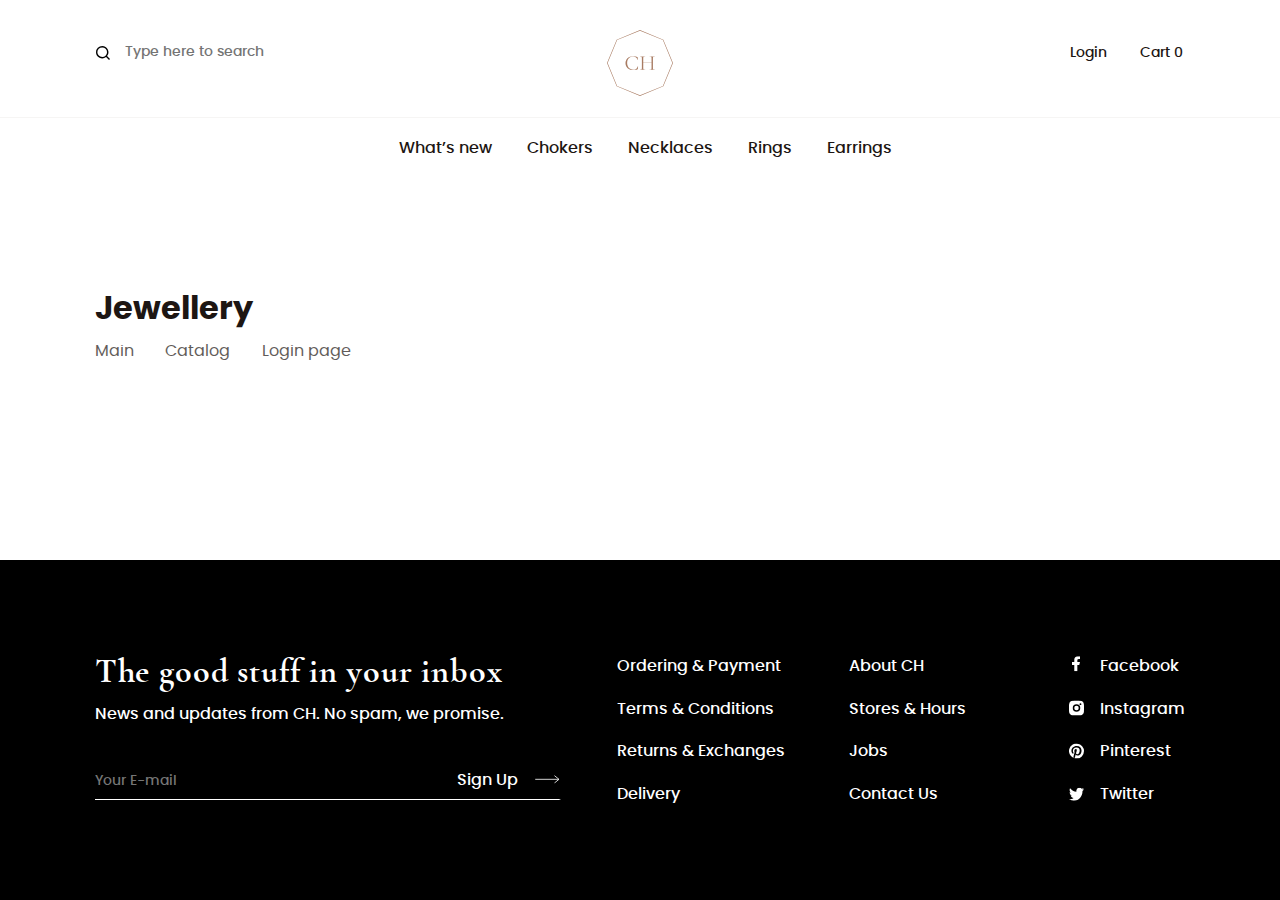
<file: index.html>
<!DOCTYPE html>
<html lang="ru">

<head>
  <meta charset="UTF-8">
  <meta name="viewport" content="width=device-width, initial-scale=1.0">
  <meta name="description" content="">
  <link rel="apple-touch-icon" sizes="180x180" href="./favicon/apple-touch-icon.png">
  <link rel="icon" type="image/png" sizes="32x32" href="./favicon/favicon-32x32.png">
  <link rel="icon" type="image/png" sizes="16x16" href="./favicon/favicon-16x16.png">
  <link rel="manifest" href="./favicon/site.webmanifest">
  <link rel="mask-icon" href="./favicon/safari-pinned-tab.svg" color="#5bbad5">
  <link rel="shortcut icon" href="./favicon/favicon.ico">
  <meta name="msapplication-TileColor" content="#b91d47">
  <meta name="msapplication-config" content="./favicon/browserconfig.xml">
  <meta name="theme-color" content="#ffffff">
  <link rel="preload" href="#" as="font" type="font/woff2" crossorigin="">
  <link rel="preload" href="#" as="font" type="font/woff" crossorigin="">
  <link rel="stylesheet" href="./css/style.min.css">
  <title>Jewellery</title>
</head>

<!-- .scroll-stop -->

<body>
  <!-- .header--js -->
  <!-- .menu-open -->
  <header class="header">
    <div class="header__container header__container--upper container">
      <div class="header__form-box hidden-before-desktop">
        <form id="site-search-desktop" action="https://echo.htmlacademy.ru/" method="GET" autocomplete="off">

          <label class="visually-hidden" for="search-request-desktop">Site search</label>
          <input type="text" name="search-request-desktop" id="search-request-desktop" placeholder="Type here to search" aria-label="Type here to search">

          <button class="header__form-submit" type="submit" aria-label="Button to search">
            <svg width="14" height="14" fill="none" xmlns="http://www.w3.org/2000/svg" aria-hidden="true">
              <use xlink:href="./img/outer-sprite.svg#icon-search"></use>
            </svg>
          </button>
        </form>
      </div>

      <button class="header__burger hidden-on-desktop" aria-labelledby="burger-description">
        <svg width="25" height="18" fill="none" xmlns="http://www.w3.org/2000/svg" aria-hidden="true">
          <use xlink:href="./img/outer-sprite.svg#icon-burger"></use>
        </svg>

        <span id="burger-description" hidden="">Menu toggle</span>
      </button>

      <a class="header__logo header__logo--different header__logo--catalog" href="./main.html" aria-labelledby="site-logo-link">
        <svg width="66" height="66" fill="none" xmlns="http://www.w3.org/2000/svg" role="img" aria-labelledby="site-logo-image">
          <use xlink:href="./img/outer-sprite.svg#logo"></use>
        </svg>

        <span class="hidden-entity" id="site-logo-link">Site logo link</span>

        <span class="hidden-entity" id="site-logo-image">Site logo image</span>
      </a>

      <a class="header__login login-link link hidden-before-desktop" href="./login.html" aria-label="Login">Login</a>

      <a class="header__cart link" href="#" aria-label="Cart">
        <span class="header__cart-text hidden-before-desktop">Cart</span>
        <span class="header__cart-fullness hidden-before-desktop">0</span>

        <svg class="hidden-on-desktop" width="20" height="18" fill="none" xmlns="http://www.w3.org/2000/svg" aria-hidden="true">
          <use xlink:href="./img/outer-sprite.svg#icon-cart"></use>
        </svg>
      </a>
    </div>

    <div class="header__container header__container--lower container">
      <div class="header__form-box hidden-on-desktop">
        <form id="site-search-predesktop" action="https://echo.htmlacademy.ru/" method="GET" autocomplete="off">
          <label class="visually-hidden" for="search-request-predesktop">Site search</label>
          <input type="text" name="search-request-predesktop" id="search-request-predesktop">

          <button class="header__form-submit" type="submit" aria-label="Button to search">
            <svg width="14" height="14" fill="none" xmlns="http://www.w3.org/2000/svg" aria-hidden="true">
              <use xlink:href="./img/outer-sprite.svg#icon-search"></use>
            </svg>
          </button>
        </form>
      </div>

      <nav class="header__navigation" aria-label="Site chapters">
        <ul class="list">
          <li>
            <a class="link" href="#">What’s new</a>
          </li>
          <li>
            <a class="link" href="#">Chokers</a>
          </li>
          <li>
            <a class="link" href="#">Necklaces</a>
          </li>
          <li>
            <a class="link" href="#">Rings</a>
          </li>
          <li>
            <a class="link" href="#">Earrings</a>
          </li>
        </ul>
      </nav>

      <ul class="header__general-information general-information list hidden-on-desktop" aria-labelledby="buyers-info">
        <li>
          <a class="link" href="#">About CH</a>
        </li>
        <li>
          <a class="link" href="#">Stores & Hours</a>
        </li>
        <li hidden="">
          <a class="link" href="#">Jobs</a>
        </li>
        <li>
          <a class="link" href="#">Contact Us</a>
        </li>
      </ul>

      <a class="header__login login-link link hidden-on-desktop" href="./login.html" aria-label="login">Login</a>
    </div>
  </header>

  <main>
    <div class="container container--index">
      <h1>Jewellery</h1>

      <nav class="page-navigation">
        <h2>Page navigation</h2>

        <ul class="page-navigation__list list">
          <li class="page-navigation__item">
            <a class="link" href="./main.html">Main</a>
          </li>

          <li class="page-navigation__item">
            <a class="link" href="./catalog.html">Catalog</a>
          </li>

          <li class="page-navigation__item">
            <a class="link" href="./login.html">Login page</a>
          </li>
        </ul>
      </nav>
    </div>
  </main>

  <footer class="footer">
    <div class="footer__container container">
      <section class="footer__subscription">
        <h3>Subscription</h3>

        <div class="footer__leading-paragraph-box">
          <p>The good stuff in your inbox </p>
        </div>

        <div class="footer__auxiliary-paragraph-box">
          <p>News and updates from CH. No spam, we promise.</p>
        </div>

        <div class="footer__form-box">
          <form id="news-subscription" action="https://echo.htmlacademy.ru/" method="GET" autocomplete="off">
            <label class="visually-hidden" for="subscribe-news">Your E-mail</label>

            <input type="email" name="subscribe-news" id="subscribe-news" placeholder="Your E-mail" aria-label="type your e-mail" required="">

            <button class="footer__submit button" type="submit" aria-label="Submit button">
              <span>Sign Up</span>

              <svg width="29" height="9" fill="none" xmlns="http://www.w3.org/2000/svg" aria-hidden="true">
                <use xlink:href="./img/outer-sprite.svg#icon-arrow"></use>
              </svg>
            </button>
          </form>
        </div>
      </section>

      <ul class="footer__buyers-information list" aria-labelledby="buyers-info">
        <li>
          <a class="link" href="#">Ordering & Payment</a>
        </li>
        <li>
          <a class="link" href="#">Terms & Conditions</a>
        </li>
        <li>
          <a class="link" href="#">Returns & Exchanges</a>
        </li>
        <li>
          <a class="link" href="#">Delivery</a>
        </li>
      </ul>

      <ul class="footer__general-information general-information list" aria-labelledby="buyers-info">
        <li>
          <a class="link" href="#">About CH</a>
        </li>
        <li>
          <a class="link" href="#">Stores & Hours</a>
        </li>
        <li>
          <a class="link" href="#">Jobs</a>
        </li>
        <li>
          <a class="link" href="#">Contact Us</a>
        </li>
      </ul>

      <ul class="footer__social-networks list" aria-labelledby="social-networks">
        <li>
          <a class="footer__social-link link" href="#">
            <svg class="footer__social-svg footer__social-svg--facebook" width="8" height="15" fill="none" xmlns="http://www.w3.org/2000/svg" aria-hidden="true">
              <use xlink:href="./img/outer-sprite.svg#icon-facebook"></use>
            </svg>

            <span class="hidden-before-tablet">Facebook</span>
          </a>
        </li>

        <li>
          <a class="footer__social-link link" href="#">
            <svg class="footer__social-svg footer__social-svg--instagram" width="15" height="15" fill="none" xmlns="http://www.w3.org/2000/svg" aria-hidden="true">
              <use xlink:href="./img/outer-sprite.svg#icon-instagram"></use>
            </svg>

            <span class="hidden-before-tablet">Instagram</span>
          </a>
        </li>

        <li>
          <a class="footer__social-link link" href="#">
            <svg class="footer__social-svg footer__social-svg--pinterest" width="16" height="15" fill="none" xmlns="http://www.w3.org/2000/svg" aria-hidden="true">
              <use xlink:href="./img/outer-sprite.svg#icon-pinterest"></use>
            </svg>

            <span class="hidden-before-tablet">Pinterest</span>
          </a>
        </li>

        <li>
          <a class="footer__social-link link" href="#">
            <svg class="footer__social-svg footer__social-svg--twitter" width="15" height="13" fill="none" xmlns="http://www.w3.org/2000/svg" aria-hidden="true">
              <use xlink:href="./img/outer-sprite.svg#icon-twitter"></use>
            </svg>

            <span class="hidden-before-tablet">Twitter</span>
          </a>
        </li>
      </ul>

      <span id="buyers-info" hidden="">Information for buyers</span>

      <span id="social-networks" hidden="">We are in social networks</span>
    </div>
  </footer>

  <!--.hidden-entity -->
  <div class="overlay hidden-entity" id="modal-login">
    <section class="login">
      <h2>Log In</h2>
      <h3>Log In</h3>

      <form action="https://echo.htmlacademy.ru/" method="POST" autocomplete="off">
        <div class="login__form-inner">
          <div class="login__input-wrapper login__input-wrapper--email">
            <label for="email">Your E-mail</label>
            <input type="email" name="email" id="email" placeholder="Your E-mail" required="" autofocus="">
          </div>

          <div class="login__input-wrapper login__input-wrapper--password">
            <label for="password">Your password</label>
            <input type="password" name="password" id="password" placeholder="Password" required="">

            <a class="login__forgot-password-link link" href="#">Forgot your password?</a>
          </div>

          <button class="login__submit button" type="submit">Log In</button>

          <div class="login__singup-wrapper">
            <p>Don’t have an account?</p>

            <a class="login__singup-link link" href="#">Sign up</a>
          </div>
        </div>
      </form>

      <button class="login__cross button" type="button" aria-label="Button to close login form">
        <svg width="14" height="14" fill="none" xmlns="http://www.w3.org/2000/svg" aria-hidden="true">
          <use xlink:href="./img/outer-sprite.svg#icon-cross"></use>
        </svg>
      </button>
    </section>
  </div>

  <script src="./js/script.js" defer=""></script>
</body>

</html>
</file>
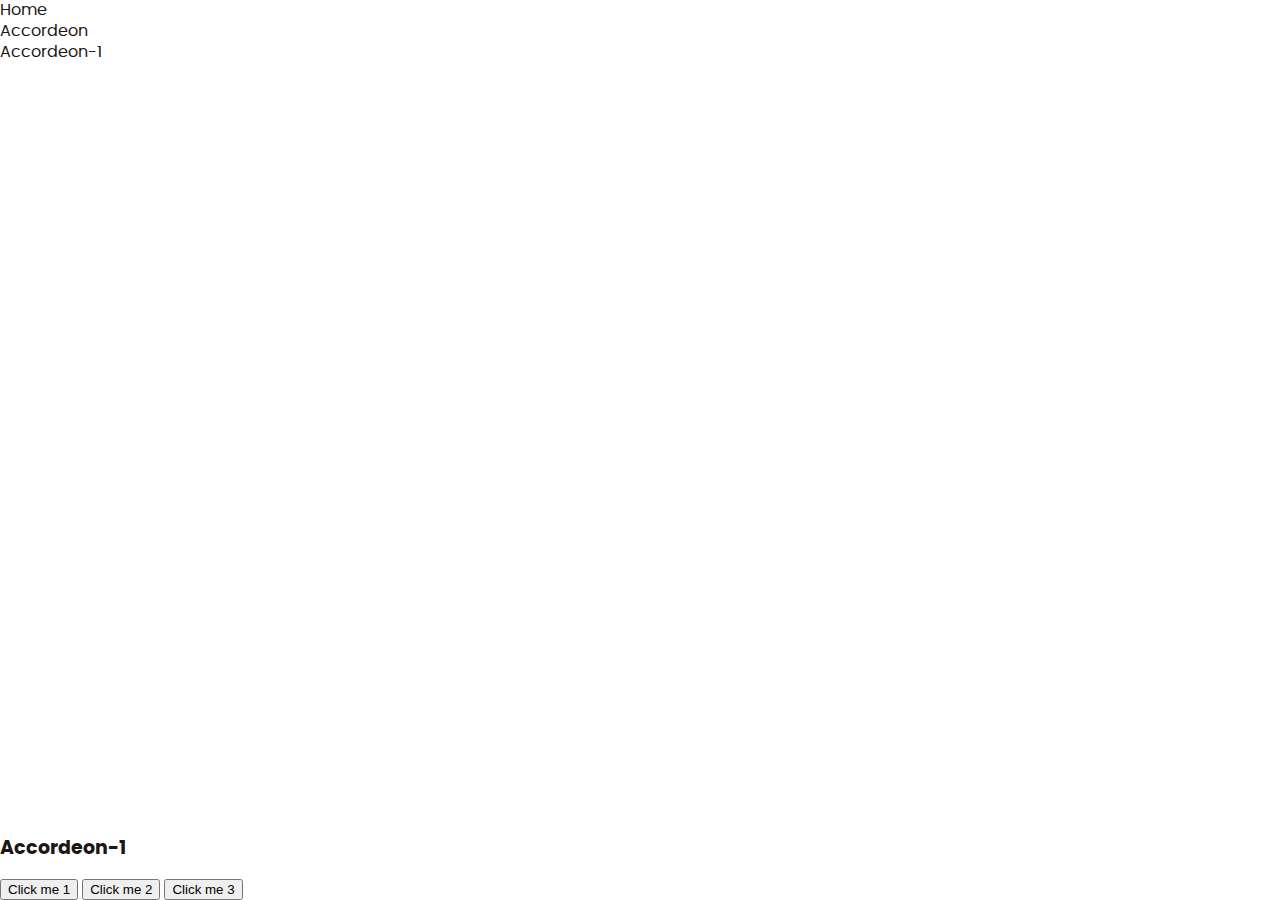
<file: accordeon-1.html>
<!DOCTYPE html>
<html lang="en">
<head>
  <meta charset="UTF-8">
  <meta name="viewport" content="width=device-width, initial-scale=1.0">
  <link rel="stylesheet" href="./css/style.min.css">
  <title>Accordeon-1</title>
</head>
<body>
  <ul class="breadcrumbs list">
    <li>
      <a class="link" href="index.html" aria-label="Ссылка на главную страницу">Home</a>
    </li>

    <li>
      <a class="link" href="accordeon.html" aria-label="Ссылка на страницу аккордеона">Accordeon</a>
    </li>

    <li>
      <a class="link" role="link" aria-disabled="true">Accordeon-1</a>
    </li>
  </ul>

  <section class="accordeon-1" id="accordeon">
    <h3>Accordeon-1</h3>

    <button class="accordeon__btn" type="button" aria-label="Кнопка для такого-то пункта аккордеона">Click me 1</button>
    <div class="accordeon__content animated">
      <p>Content 1</p>
    </div>

    <button class="accordeon__btn" type="button" aria-label="Кнопка для такого-то пункта аккордеона">Click me 2</button>
    <div class="accordeon__content animated">
      <p>Content 2</p>
    </div>

    <button class="accordeon__btn" type="button" aria-label="Кнопка для такого-то пункта аккордеона">Click me 3</button>
    <div class="accordeon__content animated">
      <p>Content 3</p>
    </div>
  </section>

  <script src="./js/accordeon-1.js" defer=""></script>
</body>
</html>
</file>
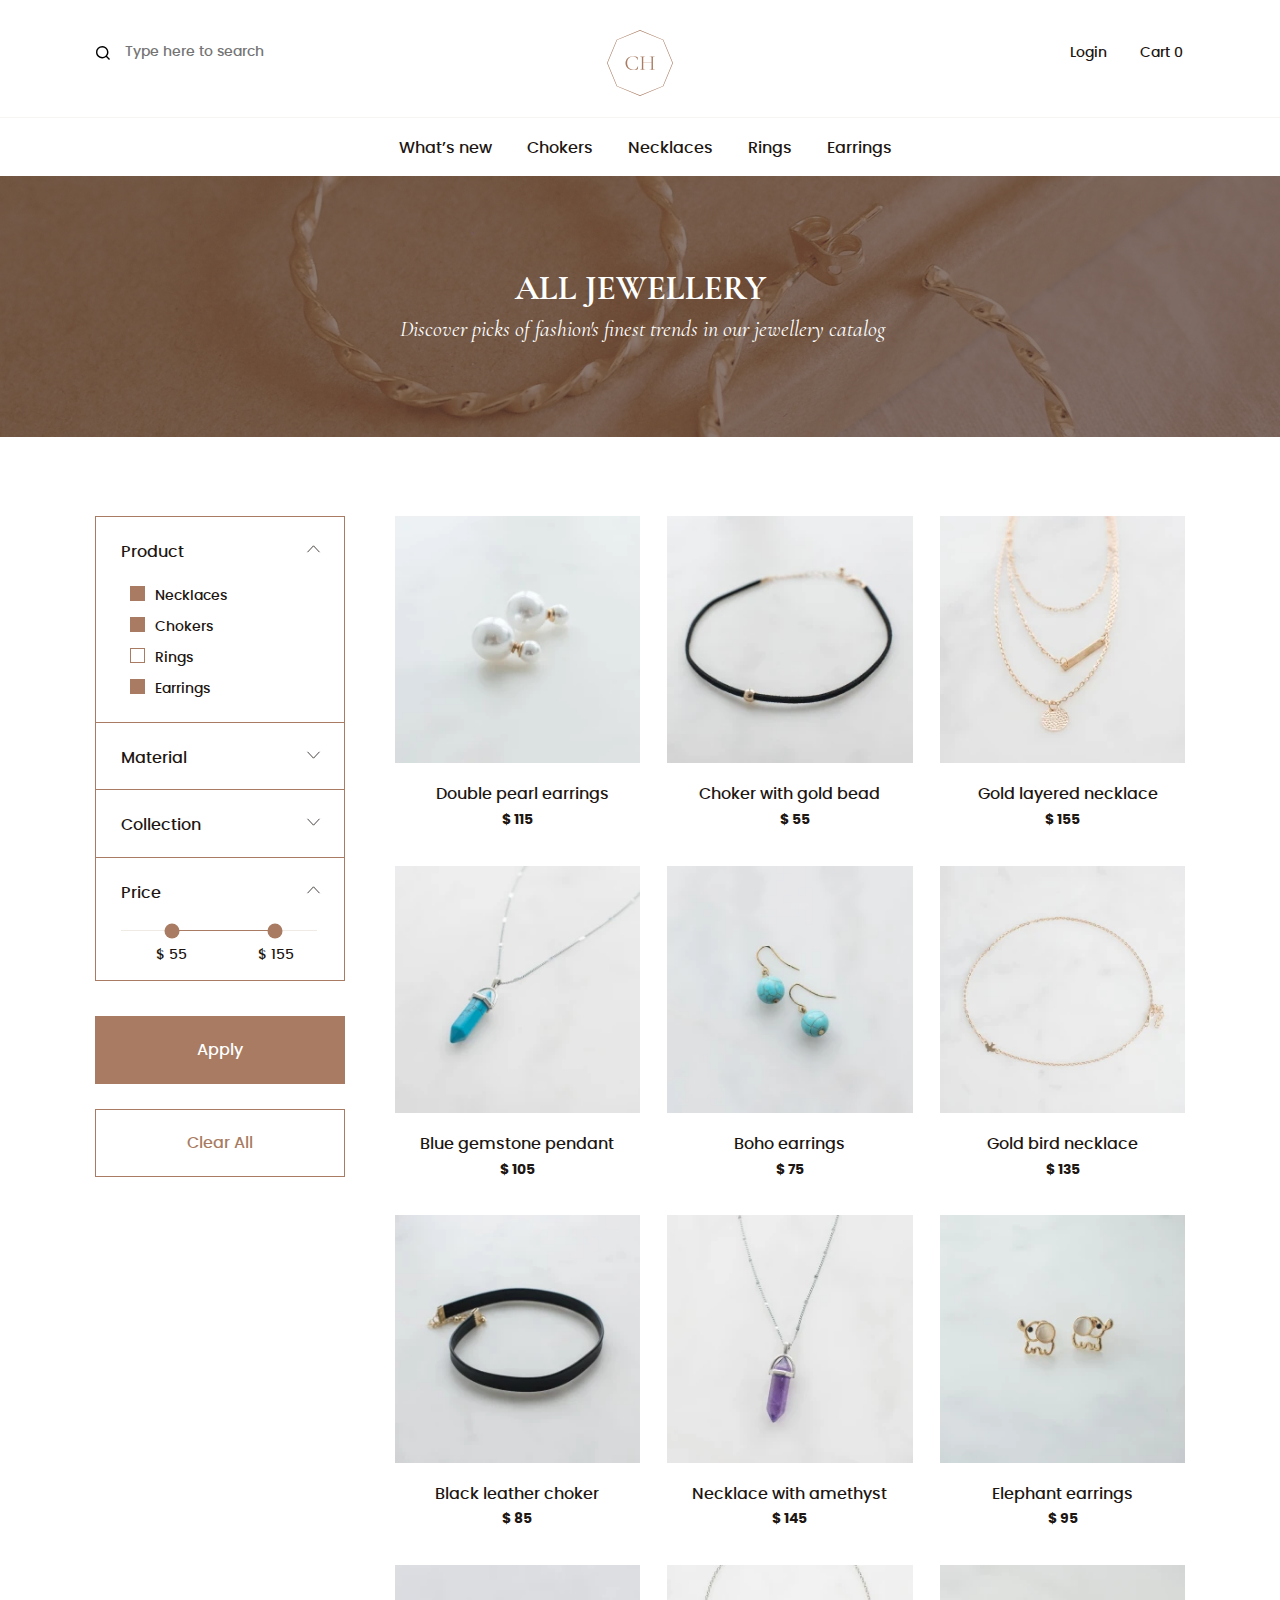
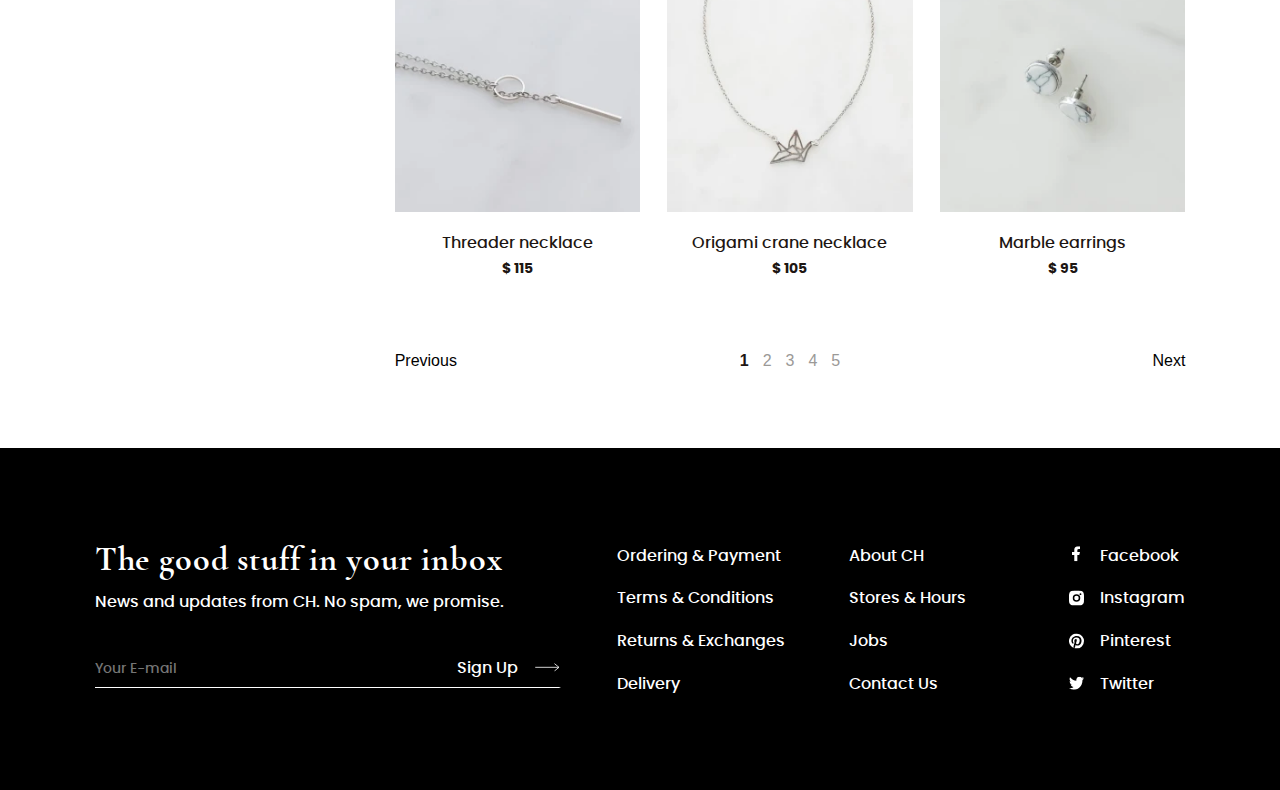
<file: catalog.html>
<!DOCTYPE html>
<html lang="en">

<head>
  <meta charset="UTF-8">
  <meta name="viewport" content="width=device-width, initial-scale=1.0">
  <meta name="description" content="jewelry, ornaments">
  <link rel="apple-touch-icon" sizes="180x180" href="./favicon/apple-touch-icon.png">
  <link rel="icon" type="image/png" sizes="32x32" href="./favicon/favicon-32x32.png">
  <link rel="icon" type="image/png" sizes="16x16" href="./favicon/favicon-16x16.png">
  <link rel="manifest" href="./favicon/site.webmanifest">
  <link rel="mask-icon" href="./favicon/safari-pinned-tab.svg" color="#5bbad5">
  <link rel="shortcut icon" href="./favicon/favicon.ico">
  <meta name="msapplication-TileColor" content="#b91d47">
  <meta name="msapplication-config" content="./favicon/browserconfig.xml">
  <meta name="theme-color" content="#ffffff">
  <link rel="preload" href="./fonts/poppins-regular-webfont.woff2" as="font" type="font/woff2" crossorigin="">
  <link rel="preload" href="./fonts/cormorantgaramond-semibold-webfont.woff2" as="font" type="font/woff2" crossorigin="">
  <link rel="preload" href="./fonts/cormorantgaramond-bold-webfont.woff2" as="font" type="font/woff2" crossorigin="">
  <link rel="stylesheet" href="./css/style.min.css">
  <title>Catalog</title>
</head>

<!-- .scroll-stop -->

<body>
  <!-- .header--js -->
  <!-- .menu-open -->
  <header class="header">
    <div class="header__container header__container--upper container">
      <div class="header__form-box hidden-before-desktop">
        <form id="site-search-desktop" action="https://echo.htmlacademy.ru/" method="GET" autocomplete="off">

          <label class="visually-hidden" for="search-request-desktop">Site search</label>
          <input type="text" name="search-request-desktop" id="search-request-desktop" placeholder="Type here to search" aria-label="Type here to search">

          <button class="header__form-submit" type="submit" aria-label="Button to search">
            <svg width="14" height="14" fill="none" xmlns="http://www.w3.org/2000/svg" aria-hidden="true">
              <use xlink:href="./img/outer-sprite.svg#icon-search"></use>
            </svg>
          </button>
        </form>
      </div>

      <button class="header__burger hidden-on-desktop" aria-labelledby="burger-description">
        <svg width="25" height="18" fill="none" xmlns="http://www.w3.org/2000/svg" aria-hidden="true">
          <use xlink:href="./img/outer-sprite.svg#icon-burger"></use>
        </svg>

        <span id="burger-description" hidden="">Menu toggle</span>
      </button>

      <a class="header__logo header__logo--different header__logo--catalog" href="./main.html" aria-labelledby="site-logo-link">
        <svg width="66" height="66" fill="none" xmlns="http://www.w3.org/2000/svg" role="img" aria-labelledby="site-logo-image">
          <use xlink:href="./img/outer-sprite.svg#logo"></use>
        </svg>

        <span class="hidden-entity" id="site-logo-link">Site logo link</span>

        <span class="hidden-entity" id="site-logo-image">Site logo image</span>
      </a>

      <a class="header__login login-link link hidden-before-desktop" href="./login.html" aria-label="Login">Login</a>

      <a class="header__cart link" href="#" aria-label="Cart">
        <span class="header__cart-text hidden-before-desktop">Cart</span>
        <span class="header__cart-fullness hidden-before-desktop">0</span>

        <svg class="hidden-on-desktop" width="20" height="18" fill="none" xmlns="http://www.w3.org/2000/svg" aria-hidden="true">
          <use xlink:href="./img/outer-sprite.svg#icon-cart"></use>
        </svg>
      </a>
    </div>

    <div class="header__container header__container--lower container">
      <div class="header__form-box hidden-on-desktop">
        <form id="site-search-predesktop" action="https://echo.htmlacademy.ru/" method="GET" autocomplete="off">
          <label class="visually-hidden" for="search-request-predesktop">Site search</label>
          <input type="text" name="search-request-predesktop" id="search-request-predesktop">

          <button class="header__form-submit" type="submit" aria-label="Button to search">
            <svg width="14" height="14" fill="none" xmlns="http://www.w3.org/2000/svg" aria-hidden="true">
              <use xlink:href="./img/outer-sprite.svg#icon-search"></use>
            </svg>
          </button>
        </form>
      </div>

      <nav class="header__navigation header__navigation--catalog" aria-label="Site chapters">
        <ul class="list">
          <li>
            <a class="link" href="#">What’s new</a>
          </li>
          <li>
            <a class="link" href="#">Chokers</a>
          </li>
          <li>
            <a class="link" href="#">Necklaces</a>
          </li>
          <li>
            <a class="link" href="#">Rings</a>
          </li>
          <li>
            <a class="link" href="#">Earrings</a>
          </li>
        </ul>
      </nav>

      <ul class="header__general-information general-information list hidden-on-desktop" aria-labelledby="buyers-info">
        <li>
          <a class="link" href="#">About CH</a>
        </li>
        <li>
          <a class="link" href="#">Stores & Hours</a>
        </li>
        <li hidden="">
          <a class="link" href="#">Jobs</a>
        </li>
        <li>
          <a class="link" href="#">Contact Us</a>
        </li>
      </ul>

      <a class="header__login login-link link hidden-on-desktop" href="./login.html" aria-label="login">Login</a>
    </div>
  </header>

  <main class="catalog-page">
    <h1>Jewelry</h1>

    <section class="intro intro--catalog">
      <h2>Introduction</h2>

      <div class="intro__inner">
        <div class="intro__box intro__box--catalog intro__box--primary intro__box--prime-catalog">
          <p>All Jewellery</p>
        </div>

        <div class="intro__box intro__box--catalog intro__box--auxiliary intro__box--aux-catalog">
          <p>Discover picks of fashion's finest trends in our jewellery catalog</p>
        </div>
      </div>
    </section>

    <div class="catalog-page__container container">

      <!-- filter--js -->
      <div class="filter" role="region" aria-label="Filter">

        <button class="filter__starter button" type="button" id="filter-starter" aria-label="Button to show filter">Filter</button>

        <!-- .overlay -->
        <div class="filter__inner">
          <div class="filter__form-box">
            <form id="filter" action="https://echo.htmlacademy.ru/" method="GET" autocomplete="off">
              <div class="filter__accordeon accordeon accordeon--catalog" id="accordeon-catalog">

                <!-- .accordeon__item--disclosed -->
                <div class="accordeon__item accordeon__item--product accordeon__item--catalog accordeon__item--disclosed">
                  <button class="accordeon__button accordeon__button--catalog accordeon__button--product button" type="button" aria-label="Button to display product types list">
                    Product

                    <svg class="accordeon__button-svg accordeon__button-svg--catalog" width="15" height="8" fill="none" xmlns="http://www.w3.org/2000/svg" aria-hidden="true">
                      <use xlink:href="./img/outer-sprite.svg#icon-angle"></use>
                    </svg>
                  </button>

                  <div class="accordeon__content accordeon__content--catalog accordeon__content--products">
                    <fieldset>
                      <legend>Product</legend>

                      <ul class="filter__list filter__list--products list">
                        <li class="filter__list-item filter__list-item--necklaces">
                          <input type="checkbox" name="necklaces" id="necklaces" data-checked="true" checked="">
                          <label class="filter__label filter__label--necklaces" for="necklaces">Necklaces</label>
                        </li>

                        <li class="filter__list-item filter__list-item--chokers">
                          <input type="checkbox" name="chokers" id="chokers" data-checked="true" checked="">
                          <label class="filter__label filter__label--chokers" for="chokers">Chokers</label>
                        </li>

                        <li class="filter__list-item filter__list-item--rings">
                          <input type="checkbox" name="rings" id="rings">
                          <label class="filter__label filter__label--rings" for="rings">Rings</label>
                        </li>

                        <li class="filter__list-item filter__list-item--earrings">
                          <input type="checkbox" name="earrings" id="earrings" data-checked="true" checked="">
                          <label class="filter__label filter__label--earrings" for="earrings">Earrings</label>
                        </li>
                      </ul>
                    </fieldset>
                  </div>
                </div>

                <!-- .accordeon__item--disclosed -->
                <div class="accordeon__item accordeon__item--catalog accordeon__item--disclosed">
                  <button class="accordeon__button accordeon__button--catalog accordeon__button--material button" type="button" aria-label="Button to display product materials list">
                    Material

                    <svg class="accordeon__button-svg accordeon__button-svg--catalog" width="15" height="8" fill="none" xmlns="http://www.w3.org/2000/svg" aria-hidden="true">
                      <use xlink:href="./img/outer-sprite.svg#icon-angle"></use>
                    </svg>
                  </button>

                  <div class="accordeon__content accordeon__content--catalog">
                    <fieldset>
                      <legend>Material</legend>

                      <ul class="filter__list filter__list--materials list">
                        <li class="filter__list-item filter__list-item--gold">
                          <input type="checkbox" name="gold" id="gold">
                          <label class="filter__label filter__label--gold" for="gold">Gold</label>
                        </li>

                        <li class="filter__list-item filter__list-item--silver">
                          <input type="checkbox" name="silver" id="silver">
                          <label class="filter__label filter__label--silver" for="silver">Silver</label>
                        </li>
                      </ul>
                    </fieldset>
                  </div>
                </div>

                <!-- .accordeon__item--disclosed -->
                <div class="accordeon__item accordeon__item--catalog accordeon__item--disclosed">
                  <button class="accordeon__button accordeon__button--catalog accordeon__button--collection button" type="button" aria-label="Button to display collections list">
                    Collection

                    <svg class="accordeon__button-svg accordeon__button-svg--catalog" width="15" height="8" fill="none" xmlns="http://www.w3.org/2000/svg" aria-hidden="true">
                      <use xlink:href="./img/outer-sprite.svg#icon-angle"></use>
                    </svg>
                  </button>

                  <div class="accordeon__content accordeon__content--catalog">
                    <fieldset>
                      <legend>Collection</legend>

                      <ul class="filter__list filter__list--collections list">
                        <li class="filter__list-item filter__list-item--pink-flamingo">
                          <input type="checkbox" name="collection-pink-flamingo" id="collection-pink-flamingo">
                          <label class="filter__label filter__label--pink-flamingo" for="collection-pink-flamingo">Pink
                            flamingo</label>
                        </li>

                        <li class="filter__list-item filter__list-item--dreams">
                          <input type="checkbox" name="collection-dreams" id="collection-dreams">
                          <label class="filter__label filter__label--dreams" for="collection-dreams">Dreams</label>
                        </li>
                      </ul>
                    </fieldset>
                  </div>
                </div>

                <!-- .accordeon__item--disclosed -->
                <div class="accordeon__item accordeon__item--catalog accordeon__item--price accordeon__item--disclosed">
                  <button class="accordeon__button accordeon__button--catalog accordeon__button--price button" type="button" aria-label="Button to display price controllers">
                    Price

                    <svg class="accordeon__button-svg accordeon__button-svg--catalog" width="15" height="8" fill="none" xmlns="http://www.w3.org/2000/svg" aria-hidden="true">
                      <use xlink:href="./img/outer-sprite.svg#icon-angle"></use>
                    </svg>
                  </button>

                  <div class="accordeon__content accordeon__content--catalog accordeon__content--price">
                    <fieldset class="filter__fieldset filter__fieldset--price">
                      <legend>Price</legend>

                      <div class="filter__controls-wrapper">
                        <div class="filter__bar-shell">
                          <div class="filter__bar-fill">
                            <div class="filter__bar-handle filter__bar-handle--lower-level" id="lower-level-handle" tabindex="0" aria-labelledby="lower-level-handle-description">
                              <span class="filter__bar-handle-value filter__bar-handle-value--lower" id="lower-cost-span">$ 55</span>

                              <input type="hidden" name="lower-cost-input" id="lower-cost-input" value="$ 55">
                            </div>

                            <div class="filter__bar-handle filter__bar-handle--upper-level" id="upper-level-handle" tabindex="0" aria-labelledby="upper-level-handle-description">
                              <span class="filter__bar-handle-value filter__bar-handle-value--upper" id="upper-cost-span">$ 155</span>

                              <input type="hidden" name="upper-cost-input" id="upper-cost-input" value="$ 155">
                            </div>
                          </div>
                        </div>

                        <span class="hidden-entity" id="lower-level-handle-description">Lower level cost handle</span>
                        <span class="hidden-entity" id="upper-level-handle-description">Upper level cost handle</span>
                      </div>
                    </fieldset>
                  </div>
                </div>
              </div>

              <button class="filter__button filter__apply button" type="submit">Apply</button>

              <button class="filter__button filter__clear button" type="button" id="filter-cleaner" data-for="#accordeon-catalog">Clear All</button>
            </form>

            <button class="filter__cross button" type="button" aria-label="Button to close filter">
              <svg width="32" height="32" fill="none" xmlns="http://www.w3.org/2000/svg" aria-hidden="true">
                <use xlink:href="./img/outer-sprite.svg#icon-cross-in-circle"></use>
              </svg>
            </button>
          </div>
        </div>
      </div>

      <div class="slider slider--catalog" id="slider-catalog" role="region" aria-label="Slider">
        <div class="slider__inner slider__inner--catalog">
          <ul class="slider__list slider__list--catalog list">

            <li class="slider__item slider__item--catalog">
              <figure>
                <div class="slider__padded-box slider__padded-box--catalog">
                  <picture>
                    <!-- 1х: width: 130px, height: 136px; 2x: width: 260px, height: 272px -->
                    <source type="image/webp" media="(max-width: 767px)" srcset="
                        ./img/content/catalog/mobile/double-pearl-earrings.webp    1x,
                        ./img/content/catalog/mobile/double-pearl-earrings@2x.webp 2x
                      ">
                    <!-- 1х: width: 130px, height: 136px; 2x: width: 260px, height: 272px   -->
                    <source media="(max-width: 767px)" srcset="
                        ./img/content/catalog/mobile/double-pearl-earrings.jpg    1x,
                        ./img/content/catalog/mobile/double-pearl-earrings@2x.jpg 2x
                      ">
                    <!-- 1х: width: 206px, height: 208px; 2x: width: 412px, height: 416px -->
                    <source type="image/webp" media="(max-width: 1023px)" srcset="
                        ./img/content/catalog/tablet/double-pearl-earrings.webp    1x,
                        ./img/content/catalog/tablet/double-pearl-earrings@2x.webp 2x
                      ">
                    <!-- 1х: width: 206px, height: 208px; 2x: width: 412px, height: 416px -->
                    <source media="(max-width: 1023px)" srcset="
                        ./img/content/catalog/tablet/double-pearl-earrings.jpg    1x,
                        ./img/content/catalog/tablet/double-pearl-earrings@2x.jpg 2x
                      ">
                    <!-- 1х: width: 270px, height: 272px; 2x: width: 540px, height: 544px -->
                    <source type="image/webp" srcset="
                        ./img/content/catalog/desktop/double-pearl-earrings.webp    1x,
                        ./img/content/catalog/desktop/double-pearl-earrings@2x.webp 2x
                      ">
                    <!-- 1х: width: 270px, height: 272px; 2x: width: 540px, height: 544px -->
                    <img src="./img/content/catalog/desktop/double-pearl-earrings.jpg" width="270" height="272" alt="Double pearl earrings" srcset="
                        ./img/content/catalog/desktop/double-pearl-earrings@2x.jpg 2x
                      ">
                  </picture>
                </div>

                <figcaption class="slider__figcaption">
                  <span class="slider__product-name slider__product-name--altered">Double pearl earrings</span>
                  <span class="slider__product-cost">$ 115</span>
                </figcaption>
              </figure>
            </li>

            <li class="slider__item slider__item--catalog">
              <figure>
                <div class="slider__padded-box slider__padded-box--catalog">
                  <picture>
                    <!-- 1х: width: 130px, height: 136px; 2x: width: 260px, height: 272px -->
                    <source type="image/webp" media="(max-width: 767px)" srcset="
                        ./img/content/catalog/mobile/black-choker-gold-bead.webp    1x,
                        ./img/content/catalog/mobile/black-choker-gold-bead@2x.webp 2x
                      ">
                    <!-- 1х: width: 130px, height: 136px; 2x: width: 260px, height: 272px   -->
                    <source media="(max-width: 767px)" srcset="
                        ./img/content/catalog/mobile/black-choker-gold-bead.jpg    1x,
                        ./img/content/catalog/mobile/black-choker-gold-bead@2x.jpg 2x
                      ">
                    <!-- 1х: width: 206px, height: 208px; 2x: width: 412px, height: 416px -->
                    <source type="image/webp" media="(max-width: 1023px)" srcset="
                        ./img/content/catalog/tablet/black-choker-gold-bead.webp    1x,
                        ./img/content/catalog/tablet/black-choker-gold-bead@2x.webp 2x
                      ">
                    <!-- 1х: width: 206px, height: 208px; 2x: width: 412px, height: 416px -->
                    <source media="(max-width: 1023px)" srcset="
                        ./img/content/catalog/tablet/black-choker-gold-bead.jpg    1x,
                        ./img/content/catalog/tablet/black-choker-gold-bead@2x.jpg 2x
                      ">
                    <!-- 1х: width: 270px, height: 272px; 2x: width: 540px, height: 544px -->
                    <source type="image/webp" srcset="
                        ./img/content/catalog/desktop/black-choker-gold-bead.webp    1x,
                        ./img/content/catalog/desktop/black-choker-gold-bead@2x.webp 2x
                      ">
                    <!-- 1х: width: 270px, height: 272px; 2x: width: 540px, height: 544px -->
                    <img src="./img/content/catalog/desktop/black-choker-gold-bead.jpg" width="270" height="272" alt="Choker with gold bead" srcset="
                        ./img/content/catalog/desktop/black-choker-gold-bead@2x.jpg 2x
                      ">
                  </picture>
                </div>

                <figcaption class="slider__figcaption">
                  <span class="slider__product-name">Choker with gold bead</span>
                  <span class="slider__product-cost slider__product-cost--altered">$ 55</span>
                </figcaption>
              </figure>
            </li>

            <li class="slider__item slider__item--catalog">
              <figure>
                <div class="slider__padded-box slider__padded-box--catalog">
                  <picture>
                    <!-- 1х: width: 130px, height: 136px; 2x: width: 260px, height: 272px -->
                    <source type="image/webp" media="(max-width: 767px)" srcset="
                        ./img/content/catalog/mobile/gold-layered-necklace.webp    1x,
                        ./img/content/catalog/mobile/gold-layered-necklace@2x.webp 2x
                      ">
                    <!-- 1х: width: 130px, height: 136px; 2x: width: 260px, height: 272px   -->
                    <source media="(max-width: 767px)" srcset="
                        ./img/content/catalog/mobile/gold-layered-necklace.jpg    1x,
                        ./img/content/catalog/mobile/gold-layered-necklace@2x.jpg 2x
                      ">
                    <!-- 1х: width: 206px, height: 208px; 2x: width: 412px, height: 416px -->
                    <source type="image/webp" media="(max-width: 1023px)" srcset="
                        ./img/content/catalog/tablet/gold-layered-necklace.webp    1x,
                        ./img/content/catalog/tablet/gold-layered-necklace@2x.webp 2x
                      ">
                    <!-- 1х: width: 206px, height: 208px; 2x: width: 412px, height: 416px -->
                    <source media="(max-width: 1023px)" srcset="
                        ./img/content/catalog/tablet/gold-layered-necklace.jpg    1x,
                        ./img/content/catalog/tablet/gold-layered-necklace@2x.jpg 2x
                      ">
                    <!-- 1х: width: 270px, height: 272px; 2x: width: 540px, height: 544px -->
                    <source type="image/webp" srcset="
                        ./img/content/catalog/desktop/gold-layered-necklace.webp    1x,
                        ./img/content/catalog/desktop/gold-layered-necklace@2x.webp 2x
                      ">
                    <!-- 1х: width: 270px, height: 272px; 2x: width: 540px, height: 544px -->
                    <img src="./img/content/catalog/desktop/gold-layered-necklace.jpg" width="270" height="272" alt="Gold layered necklace" srcset="
                        ./img/content/catalog/desktop/gold-layered-necklace@2x.jpg 2x
                      ">
                  </picture>
                </div>

                <figcaption class="slider__figcaption">
                  <span class="slider__product-name slider__product-name--altered">Gold layered necklace</span>
                  <span class="slider__product-cost">$ 155</span>
                </figcaption>
              </figure>
            </li>

            <li class="slider__item slider__item--catalog">
              <figure>
                <div class="slider__padded-box slider__padded-box--catalog">
                  <picture>
                    <!-- 1х: width: 130px, height: 136px; 2x: width: 260px, height: 272px -->
                    <source type="image/webp" media="(max-width: 767px)" srcset="
                        ./img/content/catalog/mobile/blue-gemstone-pendant.webp    1x,
                        ./img/content/catalog/mobile/blue-gemstone-pendant@2x.webp 2x
                      ">
                    <!-- 1х: width: 130px, height: 136px; 2x: width: 260px, height: 272px   -->
                    <source media="(max-width: 767px)" srcset="
                        ./img/content/catalog/mobile/blue-gemstone-pendant.jpg    1x,
                        ./img/content/catalog/mobile/blue-gemstone-pendant@2x.jpg 2x
                      ">
                    <!-- 1х: width: 206px, height: 208px; 2x: width: 412px, height: 416px -->
                    <source type="image/webp" media="(max-width: 1023px)" srcset="
                        ./img/content/catalog/tablet/blue-gemstone-pendant.webp    1x,
                        ./img/content/catalog/tablet/blue-gemstone-pendant@2x.webp 2x
                      ">
                    <!-- 1х: width: 206px, height: 208px; 2x: width: 412px, height: 416px -->
                    <source media="(max-width: 1023px)" srcset="
                        ./img/content/catalog/tablet/blue-gemstone-pendant.jpg    1x,
                        ./img/content/catalog/tablet/blue-gemstone-pendant@2x.jpg 2x
                      ">
                    <!-- 1х: width: 270px, height: 272px; 2x: width: 540px, height: 544px -->
                    <source type="image/webp" srcset="
                        ./img/content/catalog/desktop/blue-gemstone-pendant.webp    1x,
                        ./img/content/catalog/desktop/blue-gemstone-pendant@2x.webp 2x
                      ">
                    <!-- 1х: width: 270px, height: 272px; 2x: width: 540px, height: 544px -->
                    <img src="./img/content/catalog/desktop/blue-gemstone-pendant.jpg" width="270" height="272" alt="Blue gemstone pendant" srcset="
                        ./img/content/catalog/desktop/blue-gemstone-pendant@2x.jpg 2x
                      ">
                  </picture>
                </div>

                <figcaption class="slider__figcaption">
                  <span class="slider__product-name">Blue gemstone pendant</span>
                  <span class="slider__product-cost">$ 105</span>
                </figcaption>
              </figure>
            </li>

            <li class="slider__item slider__item--catalog">
              <figure>
                <div class="slider__padded-box slider__padded-box--catalog">
                  <picture>
                    <!-- 1х: width: 130px, height: 136px; 2x: width: 260px, height: 272px -->
                    <source type="image/webp" media="(max-width: 767px)" srcset="
                        ./img/content/catalog/mobile/boho-earrings.webp    1x,
                        ./img/content/catalog/mobile/boho-earrings@2x.webp 2x
                      ">
                    <!-- 1х: width: 130px, height: 136px; 2x: width: 260px, height: 272px   -->
                    <source media="(max-width: 767px)" srcset="
                        ./img/content/catalog/mobile/boho-earrings.jpg    1x,
                        ./img/content/catalog/mobile/boho-earrings@2x.jpg 2x
                      ">
                    <!-- 1х: width: 206px, height: 208px; 2x: width: 412px, height: 416px -->
                    <source type="image/webp" media="(max-width: 1023px)" srcset="
                        ./img/content/catalog/tablet/boho-earrings.webp    1x,
                        ./img/content/catalog/tablet/boho-earrings@2x.webp 2x
                      ">
                    <!-- 1х: width: 206px, height: 208px; 2x: width: 412px, height: 416px -->
                    <source media="(max-width: 1023px)" srcset="
                        ./img/content/catalog/tablet/boho-earrings.jpg    1x,
                        ./img/content/catalog/tablet/boho-earrings@2x.jpg 2x
                      ">
                    <!-- 1х: width: 270px, height: 272px; 2x: width: 540px, height: 544px -->
                    <source type="image/webp" srcset="
                        ./img/content/catalog/desktop/boho-earrings.webp    1x,
                        ./img/content/catalog/desktop/boho-earrings@2x.webp 2x
                      ">
                    <!-- 1х: width: 270px, height: 272px; 2x: width: 540px, height: 544px -->
                    <img src="./img/content/catalog/desktop/boho-earrings.jpg" width="270" height="272" alt="Boho earrings" srcset="
                        ./img/content/catalog/desktop/boho-earrings@2x.jpg 2x
                      ">
                  </picture>
                </div>

                <figcaption class="slider__figcaption">
                  <span class="slider__product-name">Boho earrings</span>
                  <span class="slider__product-cost">$ 75</span>
                </figcaption>
              </figure>
            </li>

            <li class="slider__item slider__item--catalog">
              <figure>
                <div class="slider__padded-box slider__padded-box--catalog">
                  <picture>
                    <!-- 1х: width: 130px, height: 136px; 2x: width: 260px, height: 272px -->
                    <source type="image/webp" media="(max-width: 767px)" srcset="
                        ./img/content/catalog/mobile/bird-necklace.webp    1x,
                        ./img/content/catalog/mobile/bird-necklace@2x.webp 2x
                      ">
                    <!-- 1х: width: 130px, height: 136px; 2x: width: 260px, height: 272px   -->
                    <source media="(max-width: 767px)" srcset="
                        ./img/content/catalog/mobile/bird-necklace.jpg    1x,
                        ./img/content/catalog/mobile/bird-necklace@2x.jpg 2x
                      ">
                    <!-- 1х: width: 206px, height: 208px; 2x: width: 412px, height: 416px -->
                    <source type="image/webp" media="(max-width: 1023px)" srcset="
                        ./img/content/catalog/tablet/bird-necklace.webp    1x,
                        ./img/content/catalog/tablet/bird-necklace@2x.webp 2x
                      ">
                    <!-- 1х: width: 206px, height: 208px; 2x: width: 412px, height: 416px -->
                    <source media="(max-width: 1023px)" srcset="
                        ./img/content/catalog/tablet/bird-necklace.jpg    1x,
                        ./img/content/catalog/tablet/bird-necklace@2x.jpg 2x
                      ">
                    <!-- 1х: width: 270px, height: 272px; 2x: width: 540px, height: 544px -->
                    <source type="image/webp" srcset="
                        ./img/content/catalog/desktop/bird-necklace.webp    1x,
                        ./img/content/catalog/desktop/bird-necklace@2x.webp 2x
                      ">
                    <!-- 1х: width: 270px, height: 272px; 2x: width: 540px, height: 544px -->
                    <img src="./img/content/catalog/desktop/bird-necklace.jpg" width="270" height="272" alt="Gold bird necklace" srcset="
                        ./img/content/catalog/desktop/bird-necklace@2x.jpg 2x
                      ">
                  </picture>
                </div>

                <figcaption class="slider__figcaption">
                  <span class="slider__product-name">Gold bird necklace</span>
                  <span class="slider__product-cost">$ 135</span>
                </figcaption>
              </figure>
            </li>

            <li class="slider__item slider__item--catalog">
              <figure>
                <div class="slider__padded-box slider__padded-box--catalog">
                  <picture>
                    <!-- 1х: width: 130px, height: 136px; 2x: width: 260px, height: 272px -->
                    <source type="image/webp" media="(max-width: 767px)" srcset="
                        ./img/content/catalog/mobile/black-leather-choker-necklace.webp    1x,
                        ./img/content/catalog/mobile/black-leather-choker-necklace@2x.webp 2x
                      ">
                    <!-- 1х: width: 130px, height: 136px; 2x: width: 260px, height: 272px   -->
                    <source media="(max-width: 767px)" srcset="
                        ./img/content/catalog/mobile/black-leather-choker-necklace.jpg    1x,
                        ./img/content/catalog/mobile/black-leather-choker-necklace@2x.jpg 2x
                      ">
                    <!-- 1х: width: 206px, height: 208px; 2x: width: 412px, height: 416px -->
                    <source type="image/webp" media="(max-width: 1023px)" srcset="
                        ./img/content/catalog/tablet/black-leather-choker-necklace.webp    1x,
                        ./img/content/catalog/tablet/black-leather-choker-necklace@2x.webp 2x
                      ">
                    <!-- 1х: width: 206px, height: 208px; 2x: width: 412px, height: 416px -->
                    <source media="(max-width: 1023px)" srcset="
                        ./img/content/catalog/tablet/black-leather-choker-necklace.jpg    1x,
                        ./img/content/catalog/tablet/black-leather-choker-necklace@2x.jpg 2x
                      ">
                    <!-- 1х: width: 270px, height: 272px; 2x: width: 540px, height: 544px -->
                    <source type="image/webp" srcset="
                        ./img/content/catalog/desktop/black-leather-choker-necklace.webp    1x,
                        ./img/content/catalog/desktop/black-leather-choker-necklace@2x.webp 2x
                      ">
                    <!-- 1х: width: 270px, height: 272px; 2x: width: 540px, height: 544px -->
                    <img src="./img/content/catalog/desktop/black-leather-choker-necklace.jpg" width="270" height="272" alt="Black leather choker" srcset="
                        ./img/content/catalog/desktop/black-leather-choker-necklace@2x.jpg 2x
                      ">
                  </picture>
                </div>

                <figcaption class="slider__figcaption">
                  <span class="slider__product-name">Black leather choker</span>
                  <span class="slider__product-cost">$ 85</span>
                </figcaption>
              </figure>
            </li>

            <li class="slider__item slider__item--catalog">
              <figure>
                <div class="slider__padded-box slider__padded-box--catalog">
                  <picture>
                    <!-- 1х: width: 130px, height: 136px; 2x: width: 260px, height: 272px -->
                    <source type="image/webp" media="(max-width: 767px)" srcset="
                        ./img/content/catalog/mobile/purple-gemstone-necklace.webp    1x,
                        ./img/content/catalog/mobile/purple-gemstone-necklace@2x.webp 2x
                      ">
                    <!-- 1х: width: 130px, height: 136px; 2x: width: 260px, height: 272px   -->
                    <source media="(max-width: 767px)" srcset="
                        ./img/content/catalog/mobile/purple-gemstone-necklace.jpg    1x,
                        ./img/content/catalog/mobile/purple-gemstone-necklace@2x.jpg 2x
                      ">
                    <!-- 1х: width: 206px, height: 208px; 2x: width: 412px, height: 416px -->
                    <source type="image/webp" media="(max-width: 1023px)" srcset="
                        ./img/content/catalog/tablet/purple-gemstone-necklace.webp    1x,
                        ./img/content/catalog/tablet/purple-gemstone-necklace@2x.webp 2x
                      ">
                    <!-- 1х: width: 206px, height: 208px; 2x: width: 412px, height: 416px -->
                    <source media="(max-width: 1023px)" srcset="
                        ./img/content/catalog/tablet/purple-gemstone-necklace.jpg    1x,
                        ./img/content/catalog/tablet/purple-gemstone-necklace@2x.jpg 2x
                      ">
                    <!-- 1х: width: 270px, height: 272px; 2x: width: 540px, height: 544px -->
                    <source type="image/webp" srcset="
                        ./img/content/catalog/desktop/purple-gemstone-necklace.webp    1x,
                        ./img/content/catalog/desktop/purple-gemstone-necklace@2x.webp 2x
                      ">
                    <!-- 1х: width: 270px, height: 272px; 2x: width: 540px, height: 544px -->
                    <img src="./img/content/catalog/desktop/purple-gemstone-necklace.jpg" width="270" height="272" alt="Necklace with amethyst" srcset="
                        ./img/content/catalog/desktop/purple-gemstone-necklace@2x.jpg 2x
                      ">
                  </picture>
                </div>

                <figcaption class="slider__figcaption">
                  <span class="slider__product-name">Necklace with amethyst</span>
                  <span class="slider__product-cost">$ 145</span>
                </figcaption>
              </figure>
            </li>

            <li class="slider__item slider__item--catalog">
              <figure>
                <div class="slider__padded-box slider__padded-box--catalog">
                  <picture>
                    <!-- 1х: width: 130px, height: 136px; 2x: width: 260px, height: 272px -->
                    <source type="image/webp" media="(max-width: 767px)" srcset="
                        ./img/content/catalog/mobile/elephant-earrings.webp    1x,
                        ./img/content/catalog/mobile/elephant-earrings@2x.webp 2x
                      ">
                    <!-- 1х: width: 130px, height: 136px; 2x: width: 260px, height: 272px   -->
                    <source media="(max-width: 767px)" srcset="
                        ./img/content/catalog/mobile/elephant-earrings.jpg    1x,
                        ./img/content/catalog/mobile/elephant-earrings@2x.jpg 2x
                      ">
                    <!-- 1х: width: 206px, height: 208px; 2x: width: 412px, height: 416px -->
                    <source type="image/webp" media="(max-width: 1023px)" srcset="
                        ./img/content/catalog/tablet/elephant-earrings.webp    1x,
                        ./img/content/catalog/tablet/elephant-earrings@2x.webp 2x
                      ">
                    <!-- 1х: width: 206px, height: 208px; 2x: width: 412px, height: 416px -->
                    <source media="(max-width: 1023px)" srcset="
                        ./img/content/catalog/tablet/elephant-earrings.jpg    1x,
                        ./img/content/catalog/tablet/elephant-earrings@2x.jpg 2x
                      ">
                    <!-- 1х: width: 270px, height: 272px; 2x: width: 540px, height: 544px -->
                    <source type="image/webp" srcset="
                        ./img/content/catalog/desktop/elephant-earrings.webp    1x,
                        ./img/content/catalog/desktop/elephant-earrings@2x.webp 2x
                      ">
                    <!-- 1х: width: 270px, height: 272px; 2x: width: 540px, height: 544px -->
                    <img src="./img/content/catalog/desktop/elephant-earrings.jpg" width="270" height="272" alt="Elephant earrings" srcset="
                        ./img/content/catalog/desktop/elephant-earrings@2x.jpg 2x
                      ">
                  </picture>
                </div>

                <figcaption class="slider__figcaption">
                  <span class="slider__product-name">Elephant earrings</span>
                  <span class="slider__product-cost">$ 95</span>
                </figcaption>
              </figure>
            </li>

            <li class="slider__item slider__item--catalog">
              <figure>
                <div class="slider__padded-box slider__padded-box--catalog">
                  <picture>
                    <!-- 1х: width: 130px, height: 136px; 2x: width: 260px, height: 272px -->
                    <source type="image/webp" media="(max-width: 767px)" srcset="
                        ./img/content/catalog/mobile/threader-necklace-closeup.webp    1x,
                        ./img/content/catalog/mobile/threader-necklace-closeup@2x.webp 2x
                      ">
                    <!-- 1х: width: 130px, height: 136px; 2x: width: 260px, height: 272px   -->
                    <source media="(max-width: 767px)" srcset="
                        ./img/content/catalog/mobile/threader-necklace-closeup.jpg    1x,
                        ./img/content/catalog/mobile/threader-necklace-closeup@2x.jpg 2x
                      ">
                    <!-- 1х: width: 206px, height: 208px; 2x: width: 412px, height: 416px -->
                    <source type="image/webp" media="(max-width: 1023px)" srcset="
                        ./img/content/catalog/tablet/threader-necklace-closeup.webp    1x,
                        ./img/content/catalog/tablet/threader-necklace-closeup@2x.webp 2x
                      ">
                    <!-- 1х: width: 206px, height: 208px; 2x: width: 412px, height: 416px -->
                    <source media="(max-width: 1023px)" srcset="
                        ./img/content/catalog/tablet/threader-necklace-closeup.jpg    1x,
                        ./img/content/catalog/tablet/threader-necklace-closeup@2x.jpg 2x
                      ">
                    <!-- 1х: width: 270px, height: 272px; 2x: width: 540px, height: 544px -->
                    <source type="image/webp" srcset="
                        ./img/content/catalog/desktop/threader-necklace-closeup.webp    1x,
                        ./img/content/catalog/desktop/threader-necklace-closeup@2x.webp 2x
                      ">
                    <!-- 1х: width: 270px, height: 272px; 2x: width: 540px, height: 544px -->
                    <img src="./img/content/catalog/desktop/threader-necklace-closeup.jpg" width="270" height="272" alt="Threader necklace" srcset="
                        ./img/content/catalog/desktop/threader-necklace-closeup@2x.jpg 2x
                      ">
                  </picture>
                </div>

                <figcaption class="slider__figcaption">
                  <span class="slider__product-name">Threader necklace</span>
                  <span class="slider__product-cost">$ 115</span>
                </figcaption>
              </figure>
            </li>

            <li class="slider__item slider__item--catalog">
              <figure>
                <div class="slider__padded-box slider__padded-box--catalog">
                  <picture>
                    <!-- 1х: width: 130px, height: 136px; 2x: width: 260px, height: 272px -->
                    <source type="image/webp" media="(max-width: 767px)" srcset="
                        ./img/content/catalog/mobile/origami-crane-necklace.webp    1x,
                        ./img/content/catalog/mobile/origami-crane-necklace@2x.webp 2x
                      ">
                    <!-- 1х: width: 130px, height: 136px; 2x: width: 260px, height: 272px   -->
                    <source media="(max-width: 767px)" srcset="
                        ./img/content/catalog/mobile/origami-crane-necklace.jpg    1x,
                        ./img/content/catalog/mobile/origami-crane-necklace@2x.jpg 2x
                      ">
                    <!-- 1х: width: 206px, height: 208px; 2x: width: 412px, height: 416px -->
                    <source type="image/webp" media="(max-width: 1023px)" srcset="
                        ./img/content/catalog/tablet/origami-crane-necklace.webp    1x,
                        ./img/content/catalog/tablet/origami-crane-necklace@2x.webp 2x
                      ">
                    <!-- 1х: width: 206px, height: 208px; 2x: width: 412px, height: 416px -->
                    <source media="(max-width: 1023px)" srcset="
                        ./img/content/catalog/tablet/origami-crane-necklace.jpg    1x,
                        ./img/content/catalog/tablet/origami-crane-necklace@2x.jpg 2x
                      ">
                    <!-- 1х: width: 270px, height: 272px; 2x: width: 540px, height: 544px -->
                    <source type="image/webp" srcset="
                        ./img/content/catalog/desktop/origami-crane-necklace.webp    1x,
                        ./img/content/catalog/desktop/origami-crane-necklace@2x.webp 2x
                      ">
                    <!-- 1х: width: 270px, height: 272px; 2x: width: 540px, height: 544px -->
                    <img src="./img/content/catalog/desktop/origami-crane-necklace.jpg" width="270" height="272" alt="Origami crane necklace" srcset="
                        ./img/content/catalog/desktop/origami-crane-necklace@2x.jpg 2x
                      ">
                  </picture>
                </div>

                <figcaption class="slider__figcaption">
                  <span class="slider__product-name">Origami crane necklace</span>
                  <span class="slider__product-cost">$ 105</span>
                </figcaption>
              </figure>
            </li>

            <li class="slider__item slider__item--catalog">
              <figure>
                <div class="slider__padded-box slider__padded-box--catalog">
                  <picture>
                    <!-- 1х: width: 130px, height: 136px; 2x: width: 260px, height: 272px -->
                    <source type="image/webp" media="(max-width: 767px)" srcset="
                        ./img/content/catalog/mobile/marble-earrings.webp    1x,
                        ./img/content/catalog/mobile/marble-earrings@2x.webp 2x
                      ">
                    <!-- 1х: width: 130px, height: 136px; 2x: width: 260px, height: 272px   -->
                    <source media="(max-width: 767px)" srcset="
                        ./img/content/catalog/mobile/marble-earrings.jpg    1x,
                        ./img/content/catalog/mobile/marble-earrings@2x.jpg 2x
                      ">
                    <!-- 1х: width: 206px, height: 208px; 2x: width: 412px, height: 416px -->
                    <source type="image/webp" media="(max-width: 1023px)" srcset="
                        ./img/content/catalog/tablet/marble-earrings.webp    1x,
                        ./img/content/catalog/tablet/marble-earrings@2x.webp 2x
                      ">
                    <!-- 1х: width: 206px, height: 208px; 2x: width: 412px, height: 416px -->
                    <source media="(max-width: 1023px)" srcset="
                        ./img/content/catalog/tablet/marble-earrings.jpg    1x,
                        ./img/content/catalog/tablet/marble-earrings@2x.jpg 2x
                      ">
                    <!-- 1х: width: 270px, height: 272px; 2x: width: 540px, height: 544px -->
                    <source type="image/webp" srcset="
                        ./img/content/catalog/desktop/marble-earrings.webp    1x,
                        ./img/content/catalog/desktop/marble-earrings@2x.webp 2x
                      ">
                    <!-- 1х: width: 270px, height: 272px; 2x: width: 540px, height: 544px -->
                    <img src="./img/content/catalog/desktop/marble-earrings.jpg" width="270" height="272" alt="Marble earrings" srcset="
                        ./img/content/catalog/desktop/marble-earrings@2x.jpg 2x
                      ">
                  </picture>
                </div>

                <figcaption class="slider__figcaption">
                  <span class="slider__product-name">Marble earrings</span>
                  <span class="slider__product-cost">$ 95</span>
                </figcaption>
              </figure>
            </li>
          </ul>
        </div>

        <button class="slider__arrow slider__arrow--catalog slider__arrow--backward button hidden-on-mobile" type="button" data-id="previous" aria-label="Previous slide button">Previous</button>

        <button class="slider__arrow slider__arrow--catalog slider__arrow--forward button hidden-on-mobile" type="button" data-id="next" aria-label="Next slide button">Next</button>

        <ol class="slider__frame-button-list slider__frame-button-list--catalog list">
          <li class="slider__frame-button-item slider__frame-button-item--catalog">
            <button class="slider__frame-button button active" type="button" aria-label="Button to enable the first set of products">1</button>
          </li>

          <li class="slider__frame-button-item slider__frame-button-item--catalog">
            <button class="slider__frame-button button" type="button" aria-label="Button to enable the second set of products">2</button>
          </li>

          <li class="slider__frame-button-item slider__frame-button-item--catalog">
            <button class="slider__frame-button button" type="button" aria-label="Button to enable the third set of products">3</button>
          </li>

          <li class="slider__frame-button-item slider__frame-button-item--catalog">
            <button class="slider__frame-button button" type="button" aria-label="Button to enable the fourth set of products">4</button>
          </li>

          <li class="slider__frame-button-item slider__frame-button-item--catalog">
            <button class="slider__frame-button button" type="button" aria-label="Button to enable the fifth set of products">5</button>
          </li>
        </ol>
      </div>
    </div>
  </main>

  <footer class="footer">
    <div class="footer__container container">
      <section class="footer__subscription">
        <h3>Subscription</h3>

        <div class="footer__leading-paragraph-box">
          <p>The good stuff in your inbox</p>
        </div>

        <div class="footer__auxiliary-paragraph-box">
          <p>News and updates from CH. No spam, we promise.</p>
        </div>

        <div class="footer__form-box">
          <form id="news-subscription" action="https://echo.htmlacademy.ru/" method="GET" autocomplete="off">
            <label class="visually-hidden" for="subscribe-news">Your E-mail</label>

            <input type="email" name="subscribe-news" id="subscribe-news" placeholder="Your E-mail" aria-label="type your e-mail" required="">

            <button class="footer__submit button" type="submit" aria-label="Submit button">
              <span>Sign Up</span>

              <svg width="29" height="9" fill="none" xmlns="http://www.w3.org/2000/svg" aria-hidden="true">
                <use xlink:href="./img/outer-sprite.svg#icon-arrow"></use>
              </svg>
            </button>
          </form>
        </div>
      </section>

      <ul class="footer__list footer__buyers-information list" aria-labelledby="buyers-info">
        <li>
          <a class="link" href="#">Ordering & Payment</a>
        </li>
        <li>
          <a class="link" href="#">Terms & Conditions</a>
        </li>
        <li>
          <a class="link" href="#">Returns & Exchanges</a>
        </li>
        <li class="footer__delivery-item">
          <a class="link" href="#">Delivery</a>
        </li>
      </ul>

      <ul class="footer__list footer__general-information general-information list" aria-labelledby="buyers-info">
        <li>
          <a class="link" href="#">About CH</a>
        </li>
        <li>
          <a class="link" href="#">Stores & Hours</a>
        </li>
        <li>
          <a class="link" href="#">Jobs</a>
        </li>
        <li>
          <a class="link" href="#">Contact Us</a>
        </li>
      </ul>

      <ul class="footer__list footer__social-networks list" aria-labelledby="social-networks">
        <li>
          <a class="footer__social-link link" href="#">
            <svg class="footer__social-svg footer__social-svg--facebook" width="8" height="15" fill="none" xmlns="http://www.w3.org/2000/svg" aria-hidden="true">
              <use xlink:href="./img/outer-sprite.svg#icon-facebook"></use>
            </svg>

            <span class="hidden-before-tablet">Facebook</span>
          </a>
        </li>

        <li>
          <a class="footer__social-link link" href="#">
            <svg class="footer__social-svg footer__social-svg--instagram" width="15" height="15" fill="none" xmlns="http://www.w3.org/2000/svg" aria-hidden="true">
              <use xlink:href="./img/outer-sprite.svg#icon-instagram"></use>
            </svg>

            <span class="hidden-before-tablet">Instagram</span>
          </a>
        </li>

        <li>
          <a class="footer__social-link link" href="#">
            <svg class="footer__social-svg footer__social-svg--pinterest" width="16" height="15" fill="none" xmlns="http://www.w3.org/2000/svg" aria-hidden="true">
              <use xlink:href="./img/outer-sprite.svg#icon-pinterest"></use>
            </svg>

            <span class="hidden-before-tablet">Pinterest</span>
          </a>
        </li>

        <li>
          <a class="footer__social-link link" href="#">
            <svg class="footer__social-svg footer__social-svg--twitter" width="15" height="13" fill="none" xmlns="http://www.w3.org/2000/svg" aria-hidden="true">
              <use xlink:href="./img/outer-sprite.svg#icon-twitter"></use>
            </svg>

            <span class="hidden-before-tablet">Twitter</span>
          </a>
        </li>
      </ul>

      <span id="buyers-info" hidden="">Information for buyers</span>

      <span id="social-networks" hidden="">We are in social networks</span>
    </div>
  </footer>

  <!--.hidden-entity -->
  <div class="overlay hidden-entity" id="modal-login">
    <section class="login">
      <h2>Log In</h2>
      <h3>Log In</h3>

      <form action="https://echo.htmlacademy.ru/" method="POST" autocomplete="off">
        <div class="login__form-inner">
          <div class="login__input-wrapper login__input-wrapper--email">
            <label for="email">Your E-mail</label>
            <input type="email" name="email" id="email" placeholder="Your E-mail" required="" autofocus="">
          </div>

          <div class="login__input-wrapper login__input-wrapper--password">
            <label for="password">Your password</label>
            <input type="password" name="password" id="password" placeholder="Password" required="">

            <a class="login__forgot-password-link link" href="#">Forgot your password?</a>
          </div>

          <button class="login__submit button" type="submit">Log In</button>

          <div class="login__singup-wrapper">
            <p>Don’t have an account?</p>

            <a class="login__singup-link link" href="#">Sign up</a>
          </div>
        </div>
      </form>

      <button class="login__cross button" type="button" aria-label="Button to close login form">
        <svg width="14" height="14" fill="none" xmlns="http://www.w3.org/2000/svg" aria-hidden="true">
          <use xlink:href="./img/outer-sprite.svg#icon-cross"></use>
        </svg>
      </button>
    </section>
  </div>

  <script src="./js/script.js" defer=""></script>

</body>

</html>
</file>
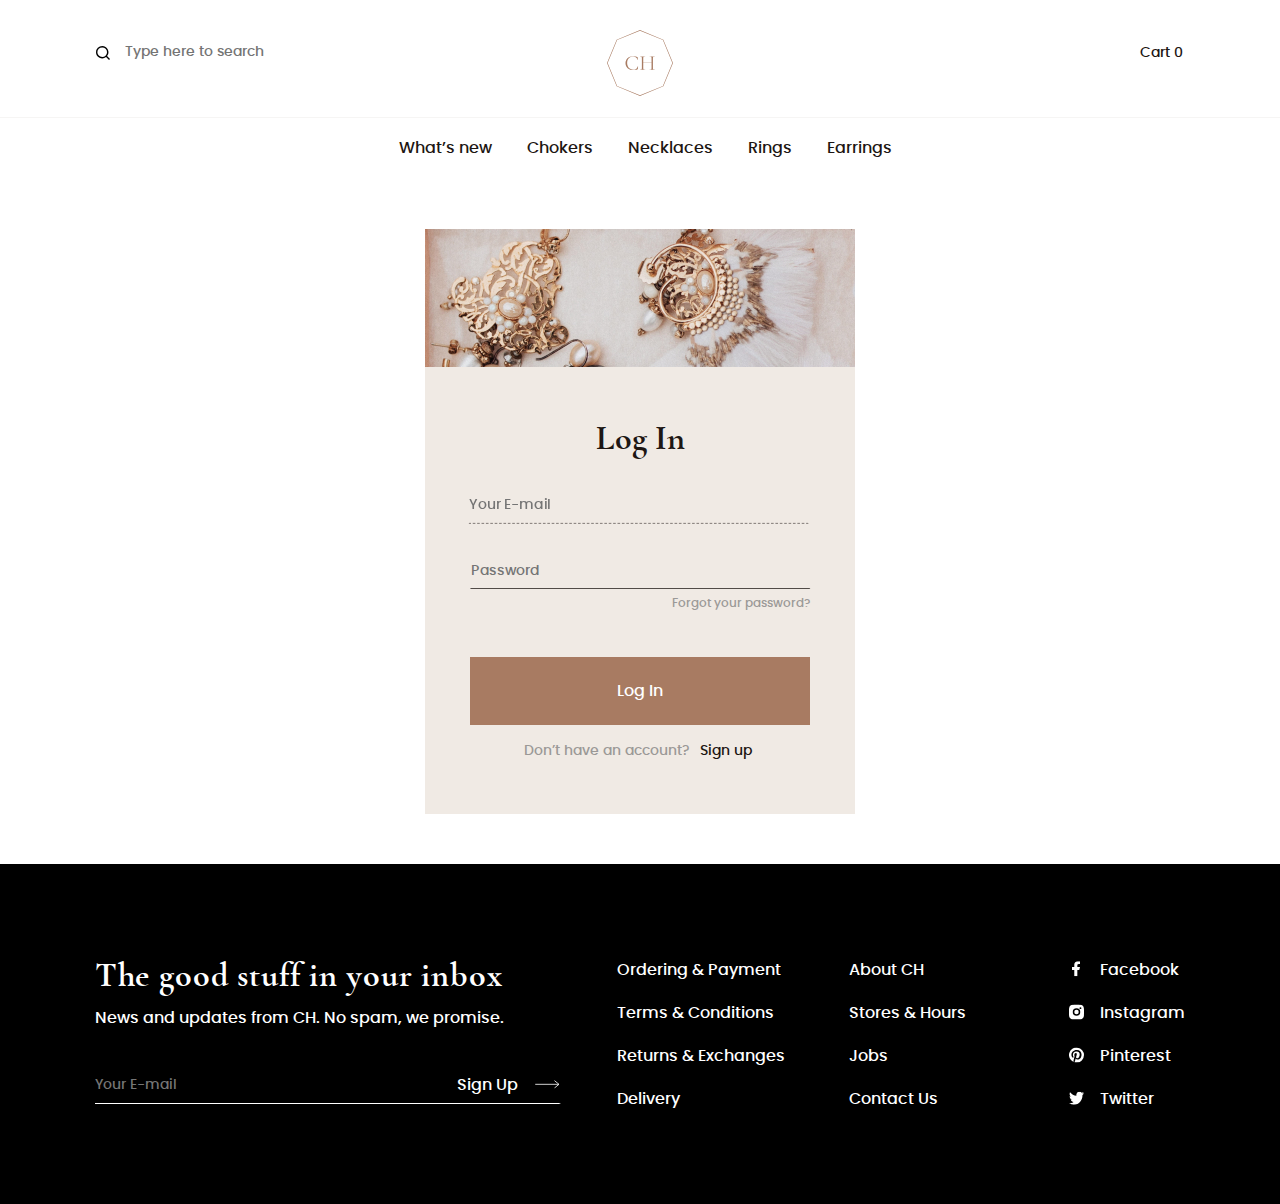
<file: login.html>
<!DOCTYPE html>
<html lang="en">

<head>
  <meta charset="UTF-8">
  <meta name="viewport" content="width=device-width, initial-scale=1.0">
  <meta name="description" content="jewelry, ornaments">
  <link rel="apple-touch-icon" sizes="180x180" href="./favicon/apple-touch-icon.png">
  <link rel="icon" type="image/png" sizes="32x32" href="./favicon/favicon-32x32.png">
  <link rel="icon" type="image/png" sizes="16x16" href="./favicon/favicon-16x16.png">
  <link rel="manifest" href="./favicon/site.webmanifest">
  <link rel="mask-icon" href="./favicon/safari-pinned-tab.svg" color="#5bbad5">
  <link rel="shortcut icon" href="./favicon/favicon.ico">
  <meta name="msapplication-TileColor" content="#b91d47">
  <meta name="msapplication-config" content="./favicon/browserconfig.xml">
  <meta name="theme-color" content="#ffffff">
  <link rel="preload" href="./fonts/poppins-regular-webfont.woff2" as="font" type="font/woff2" crossorigin="">
  <link rel="preload" href="./fonts/cormorantgaramond-semibold-webfont.woff2" as="font" type="font/woff2" crossorigin="">
  <link rel="preload" href="./fonts/cormorantgaramond-bold-webfont.woff2" as="font" type="font/woff2" crossorigin="">
  <link rel="stylesheet" href="./css/style.min.css">
  <title>Login</title>
</head>

<!-- .scroll-stop -->

<body>
  <!-- .header--js -->
  <!-- .menu-open -->
  <header class="header">
    <div class="header__container header__container--upper container">
      <div class="header__form-box hidden-before-desktop">
        <form id="site-search-desktop" action="https://echo.htmlacademy.ru/" method="GET" autocomplete="off">

          <label class="visually-hidden" for="search-request-desktop">Site search</label>
          <input type="text" name="search-request-desktop" id="search-request-desktop" placeholder="Type here to search" aria-label="Type here to search">

          <button class="header__form-submit" type="submit" aria-label="Button to search">
            <svg width="14" height="14" fill="none" xmlns="http://www.w3.org/2000/svg" aria-hidden="true">
              <use xlink:href="./img/outer-sprite.svg#icon-search"></use>
            </svg>
          </button>
        </form>
      </div>

      <button class="header__burger hidden-on-desktop" aria-labelledby="burger-description">
        <svg width="25" height="18" fill="none" xmlns="http://www.w3.org/2000/svg" aria-hidden="true">
          <use xlink:href="./img/outer-sprite.svg#icon-burger"></use>
        </svg>

        <span id="burger-description" hidden="">Menu toggle</span>
      </button>

      <a class="header__logo header__logo--different header__logo--catalog" href="./main.html" aria-labelledby="site-logo-link">
        <svg width="66" height="66" fill="none" xmlns="http://www.w3.org/2000/svg" role="img" aria-labelledby="site-logo-image">
          <use xlink:href="./img/outer-sprite.svg#logo"></use>
        </svg>

        <span class="hidden-entity" id="site-logo-link">Site logo link</span>

        <span class="hidden-entity" id="site-logo-image">Site logo image</span>
      </a>

      <a class="header__login login-link link hidden-entity" href="./login.html" aria-label="Login">Login</a>

      <a class="header__cart link" href="#" aria-label="Cart">
        <span class="header__cart-text hidden-before-desktop">Cart</span>
        <span class="header__cart-fullness hidden-before-desktop">0</span>

        <svg class="hidden-on-desktop" width="20" height="18" fill="none" xmlns="http://www.w3.org/2000/svg" aria-hidden="true">
          <use xlink:href="./img/outer-sprite.svg#icon-cart"></use>
        </svg>
      </a>
    </div>

    <div class="header__container header__container--lower container">
      <div class="header__form-box hidden-on-desktop">
        <form id="site-search-predesktop" action="https://echo.htmlacademy.ru/" method="GET" autocomplete="off">
          <label class="visually-hidden" for="search-request-predesktop">Site search</label>
          <input type="text" name="search-request-predesktop" id="search-request-predesktop">

          <button class="header__form-submit" type="submit" aria-label="Button to search">
            <svg width="14" height="14" fill="none" xmlns="http://www.w3.org/2000/svg" aria-hidden="true">
              <use xlink:href="./img/outer-sprite.svg#icon-search"></use>
            </svg>
          </button>
        </form>
      </div>

      <nav class="header__navigation" aria-label="Site chapters">
        <ul class="list">
          <li>
            <a class="link" href="#">What’s new</a>
          </li>
          <li>
            <a class="link" href="#">Chokers</a>
          </li>
          <li>
            <a class="link" href="#">Necklaces</a>
          </li>
          <li>
            <a class="link" href="#">Rings</a>
          </li>
          <li>
            <a class="link" href="#">Earrings</a>
          </li>
        </ul>
      </nav>

      <ul class="header__general-information general-information list hidden-on-desktop" aria-labelledby="buyers-info">
        <li>
          <a class="link" href="#">About CH</a>
        </li>
        <li>
          <a class="link" href="#">Stores & Hours</a>
        </li>
        <li hidden="">
          <a class="link" href="#">Jobs</a>
        </li>
        <li>
          <a class="link" href="#">Contact Us</a>
        </li>
      </ul>

      <a class="header__login login-link link hidden-entity" href="./login.html" aria-label="login">Login</a>
    </div>
  </header>

  <main class="login-page">
    <h1>Jewelry</h1>

    <section class="login login--independent">
      <h2>Log In</h2>
      <h3>Log In</h3>

      <form action="https://echo.htmlacademy.ru/" method="POST" autocomplete="off">
        <div class="login__form-inner">
          <div class="login__input-wrapper login__input-wrapper--email">
            <label for="email">Your E-mail</label>
            <input type="email" name="email" id="email" placeholder="Your E-mail" required="" autofocus="">
          </div>

          <div class="login__input-wrapper login__input-wrapper--password">
            <label for="password">Your password</label>
            <input type="password" name="password" id="password" placeholder="Password" required="">

            <a class="login__forgot-password-link link" href="#">Forgot your password?</a>
          </div>

          <button class="login__submit button" type="submit">Log In</button>

          <div class="login__singup-wrapper">
            <p>Don’t have an account?</p>

            <a class="login__singup-link link" href="#">Sign up</a>
          </div>
        </div>
      </form>

      <button class="login__cross button hidden-entity" type="button" aria-label="Button to close login form">
        <svg width="14" height="14" fill="none" xmlns="http://www.w3.org/2000/svg" aria-hidden="true">
          <use xlink:href="./img/outer-sprite.svg#icon-cross"></use>
        </svg>
      </button>
    </section>
  </main>

  <footer class="footer">
    <div class="footer__container container">
      <section class="footer__subscription footer__subscription">
        <h3>Subscription</h3>

        <div class="footer__leading-paragraph-box">
          <p>The good stuff in your inbox </p>
        </div>

        <div class="footer__auxiliary-paragraph-box">
          <p>News and updates from CH. No spam, we promise.</p>
        </div>

        <div class="footer__form-box">
          <form id="news-subscription" action="https://echo.htmlacademy.ru/" method="GET" autocomplete="off">
            <label class="visually-hidden" for="subscribe-news">Your E-mail</label>

            <input type="email" name="subscribe-news" id="subscribe-news" placeholder="Your E-mail" aria-label="type your e-mail" required="">

            <button class="footer__submit button" type="submit" aria-label="Submit button">
              <span>Sign Up</span>

              <svg width="29" height="9" fill="none" xmlns="http://www.w3.org/2000/svg" aria-hidden="true">
                <use xlink:href="./img/outer-sprite.svg#icon-arrow"></use>
              </svg>
            </button>
          </form>
        </div>
      </section>

      <ul class="footer__buyers-information list" aria-labelledby="buyers-info">
        <li>
          <a class="link" href="#">Ordering & Payment</a>
        </li>
        <li>
          <a class="link" href="#">Terms & Conditions</a>
        </li>
        <li>
          <a class="link" href="#">Returns & Exchanges</a>
        </li>
        <li>
          <a class="link" href="#">Delivery</a>
        </li>
      </ul>

      <ul class="footer__general-information general-information list" aria-labelledby="buyers-info">
        <li>
          <a class="link" href="#">About CH</a>
        </li>
        <li>
          <a class="link" href="#">Stores & Hours</a>
        </li>
        <li>
          <a class="link" href="#">Jobs</a>
        </li>
        <li>
          <a class="link" href="#">Contact Us</a>
        </li>
      </ul>

      <ul class="footer__social-networks list" aria-labelledby="social-networks">
        <li>
          <a class="footer__social-link link" href="#">
            <svg class="footer__social-svg footer__social-svg--facebook" width="8" height="15" fill="none" xmlns="http://www.w3.org/2000/svg" aria-hidden="true">
              <use xlink:href="./img/outer-sprite.svg#icon-facebook"></use>
            </svg>

            <span class="hidden-before-tablet">Facebook</span>
          </a>
        </li>

        <li>
          <a class="footer__social-link link" href="#">
            <svg class="footer__social-svg footer__social-svg--instagram" width="15" height="15" fill="none" xmlns="http://www.w3.org/2000/svg" aria-hidden="true">
              <use xlink:href="./img/outer-sprite.svg#icon-instagram"></use>
            </svg>

            <span class="hidden-before-tablet">Instagram</span>
          </a>
        </li>

        <li>
          <a class="footer__social-link link" href="#">
            <svg class="footer__social-svg footer__social-svg--pinterest" width="16" height="15" fill="none" xmlns="http://www.w3.org/2000/svg" aria-hidden="true">
              <use xlink:href="./img/outer-sprite.svg#icon-pinterest"></use>
            </svg>

            <span class="hidden-before-tablet">Pinterest</span>
          </a>
        </li>

        <li>
          <a class="footer__social-link link" href="#">
            <svg class="footer__social-svg footer__social-svg--twitter" width="15" height="13" fill="none" xmlns="http://www.w3.org/2000/svg" aria-hidden="true">
              <use xlink:href="./img/outer-sprite.svg#icon-twitter"></use>
            </svg>

            <span class="hidden-before-tablet">Twitter</span>
          </a>
        </li>
      </ul>

      <span id="buyers-info" hidden="">Information for buyers</span>

      <span id="social-networks" hidden="">We are in social networks</span>
    </div>
  </footer>

  <script src="./js/script.js" defer=""></script>

</body>

</html>
</file>
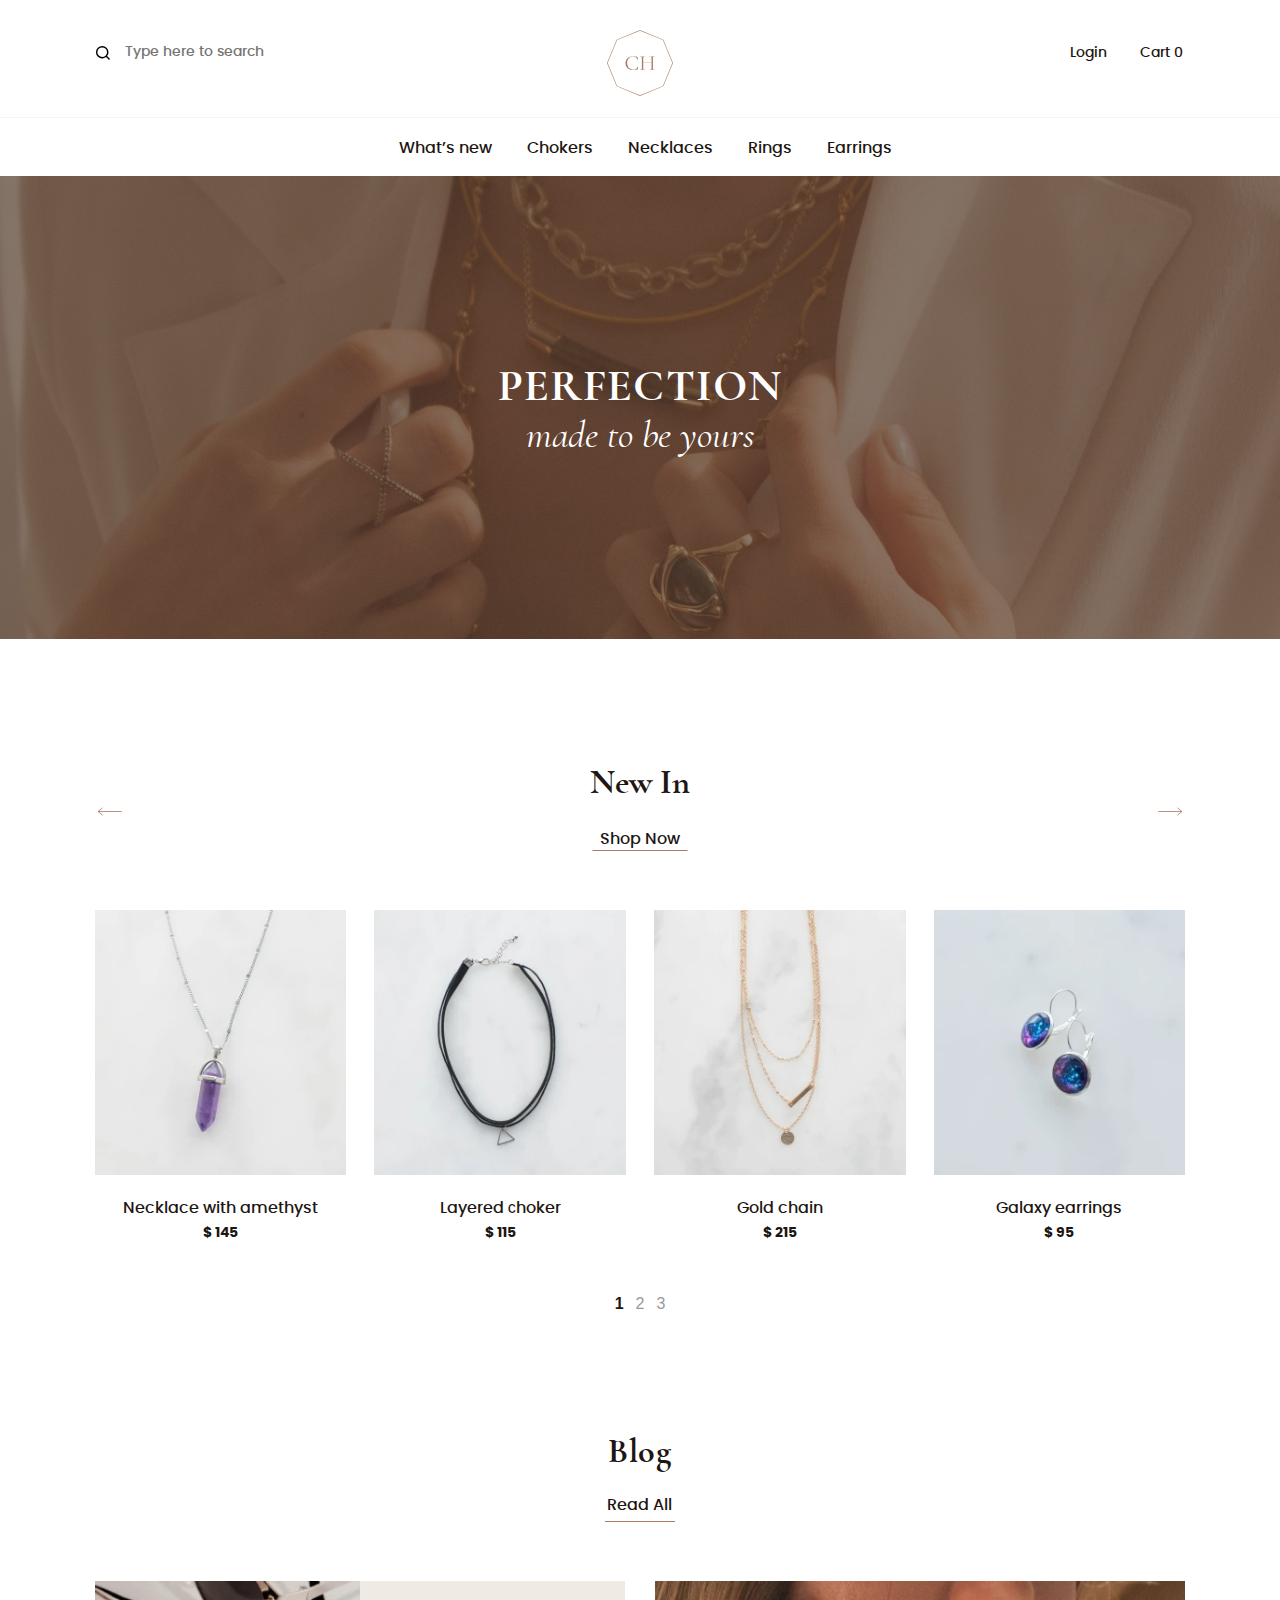
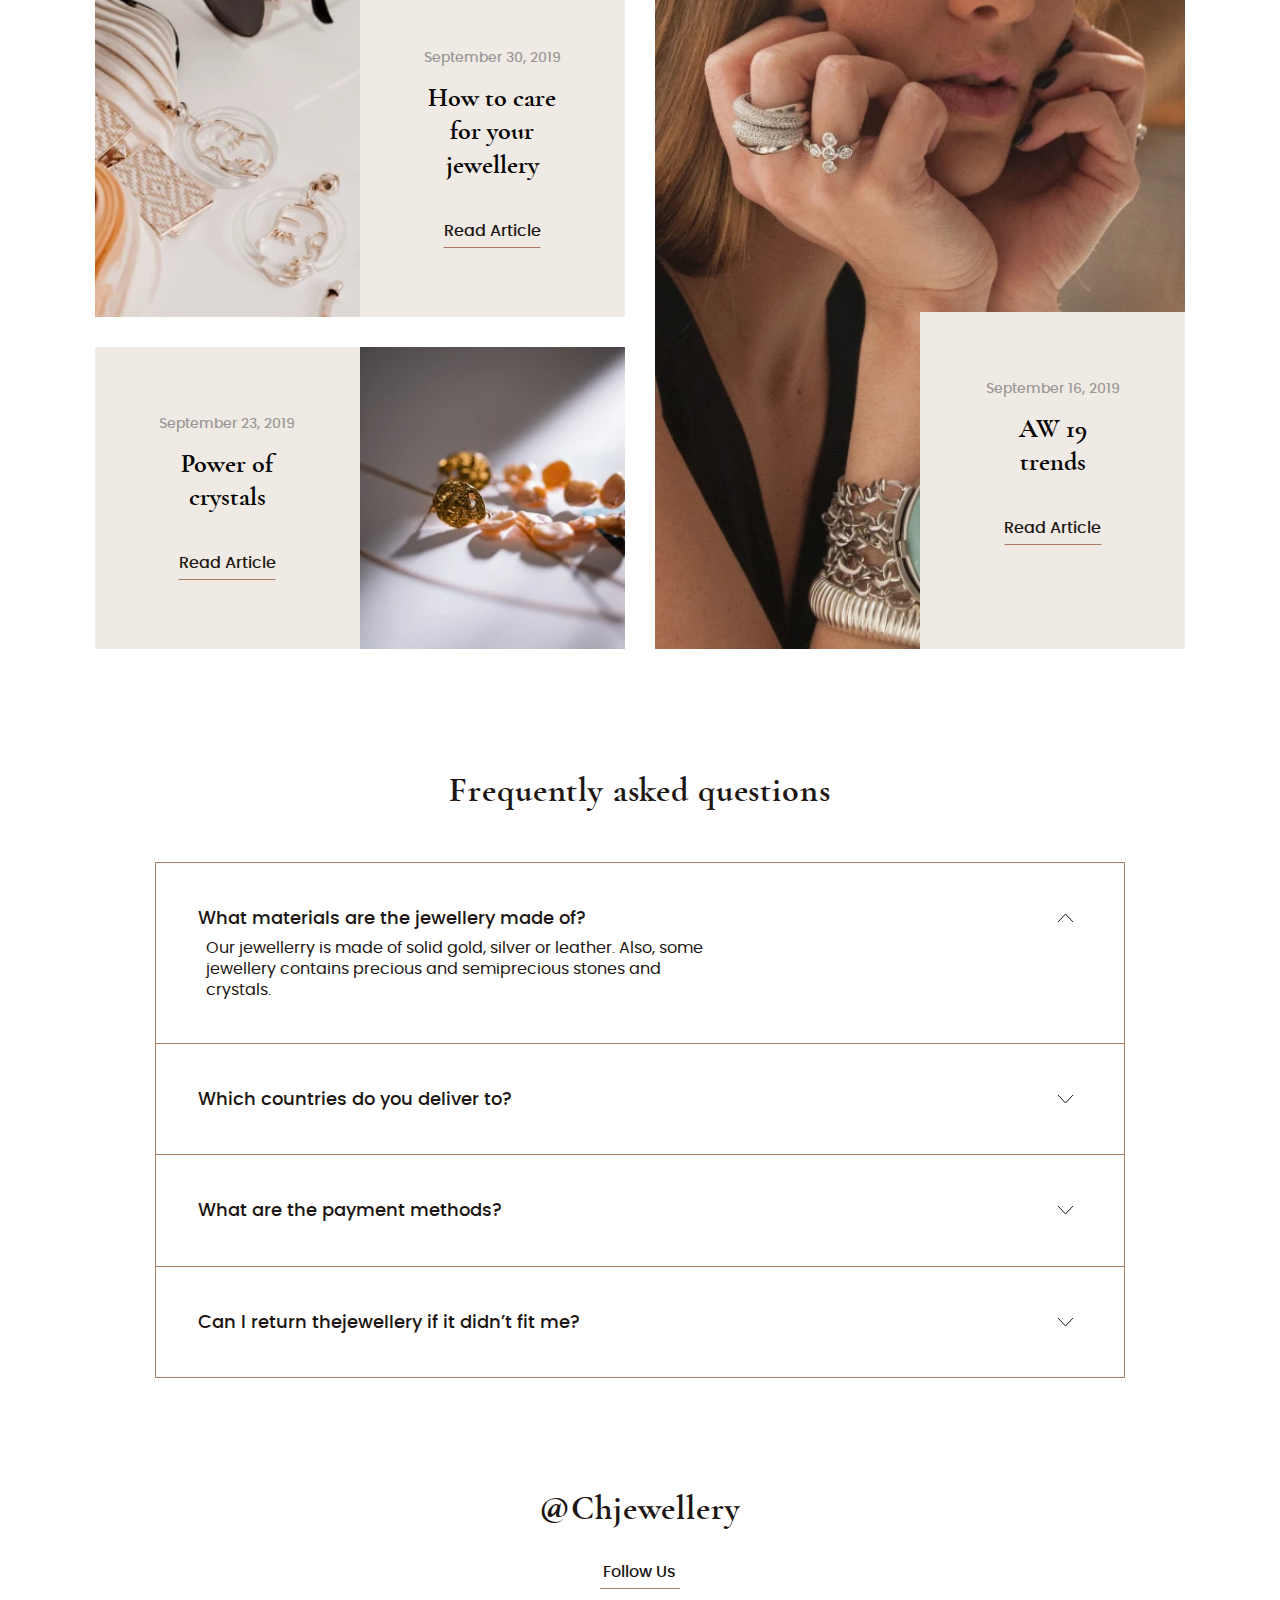
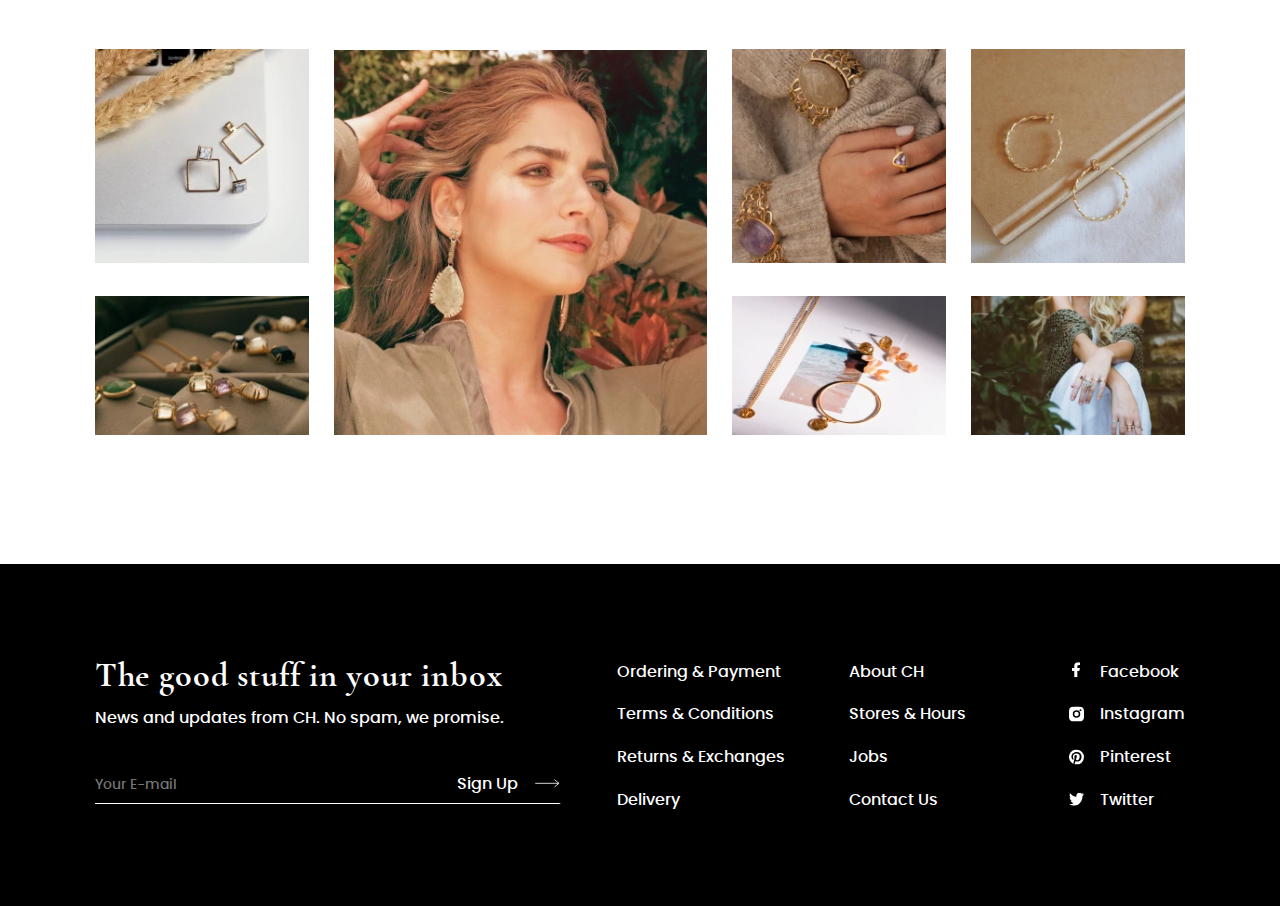
<file: main.html>
<!DOCTYPE html>
<html lang="en">

<head>
  <meta charset="UTF-8">
  <meta name="viewport" content="width=device-width, initial-scale=1.0">
  <meta name="description" content="jewelry, ornaments">
  <link rel="apple-touch-icon" sizes="180x180" href="./favicon/apple-touch-icon.png">
  <link rel="icon" type="image/png" sizes="32x32" href="./favicon/favicon-32x32.png">
  <link rel="icon" type="image/png" sizes="16x16" href="./favicon/favicon-16x16.png">
  <link rel="manifest" href="./favicon/site.webmanifest">
  <link rel="mask-icon" href="./favicon/safari-pinned-tab.svg" color="#5bbad5">
  <link rel="shortcut icon" href="./favicon/favicon.ico">
  <meta name="msapplication-TileColor" content="#b91d47">
  <meta name="msapplication-config" content="./favicon/browserconfig.xml">
  <meta name="theme-color" content="#ffffff">
  <link rel="preload" href="./fonts/poppins-regular-webfont.woff2" as="font" type="font/woff2" crossorigin="">
  <link rel="preload" href="./fonts/cormorantgaramond-semibold-webfont.woff2" as="font" type="font/woff2" crossorigin="">
  <link rel="preload" href="./fonts/cormorantgaramond-bold-webfont.woff2" as="font" type="font/woff2" crossorigin="">
  <link rel="stylesheet" href="./css/style.min.css">
  <title>Main</title>
</head>

<!-- .scroll-stop -->

<body>
  <!-- .header--js -->
  <!-- .menu-open -->
  <header class="header">
    <div class="header__container header__container--upper container">
      <div class="header__form-box hidden-before-desktop">
        <form id="site-search-desktop" action="https://echo.htmlacademy.ru/" method="GET" autocomplete="off">

          <label class="visually-hidden" for="search-request-desktop">Site search</label>
          <input type="text" name="search-request-desktop" id="search-request-desktop" placeholder="Type here to search" aria-label="Type here to search">

          <button class="header__form-submit" type="submit" aria-label="Button to search">
            <svg width="14" height="14" fill="none" xmlns="http://www.w3.org/2000/svg" aria-hidden="true">
              <use xlink:href="./img/outer-sprite.svg#icon-search"></use>
            </svg>
          </button>
        </form>
      </div>

      <button class="header__burger hidden-on-desktop" aria-labelledby="burger-description">
        <svg width="25" height="18" fill="none" xmlns="http://www.w3.org/2000/svg" aria-hidden="true">
          <use xlink:href="./img/outer-sprite.svg#icon-burger"></use>
        </svg>

        <span id="burger-description" hidden="">Menu toggle</span>
      </button>

      <a class="header__logo header__logo--different" role="link" aria-disabled="true" aria-labelledby="site-logo-link">
        <svg width="66" height="66" fill="none" xmlns="http://www.w3.org/2000/svg" role="img" aria-labelledby="site-logo-image">
          <use xlink:href="./img/outer-sprite.svg#logo"></use>
        </svg>

        <span class="hidden-entity" id="site-logo-link">Site logo link</span>

        <span class="hidden-entity" id="site-logo-image">Site logo image</span>
      </a>

      <a class="header__login login-link link hidden-before-desktop" href="./login.html" aria-label="Login">Login</a>

      <a class="header__cart link" href="#" aria-label="Cart">
        <span class="header__cart-text hidden-before-desktop">Cart</span>
        <span class="header__cart-fullness hidden-before-desktop">0</span>

        <svg class="hidden-on-desktop" width="20" height="18" fill="none" xmlns="http://www.w3.org/2000/svg" aria-hidden="true">
          <use xlink:href="./img/outer-sprite.svg#icon-cart"></use>
        </svg>
      </a>
    </div>

    <div class="header__container header__container--lower container">
      <div class="header__form-box hidden-on-desktop">
        <form id="site-search-predesktop" action="https://echo.htmlacademy.ru/" method="GET" autocomplete="off">
          <label class="visually-hidden" for="search-request-predesktop">Site search</label>
          <input type="text" name="search-request-predesktop" id="search-request-predesktop">

          <button class="header__form-submit" type="submit" aria-label="Button to search">
            <svg width="14" height="14" fill="none" xmlns="http://www.w3.org/2000/svg" aria-hidden="true">
              <use xlink:href="./img/outer-sprite.svg#icon-search"></use>
            </svg>
          </button>
        </form>
      </div>

      <nav class="header__navigation" aria-label="Site chapters">
        <ul class="list">
          <li>
            <a class="link" href="#">What’s new</a>
          </li>
          <li>
            <a class="link" href="#">Chokers</a>
          </li>
          <li>
            <a class="link" href="#">Necklaces</a>
          </li>
          <li>
            <a class="link" href="#">Rings</a>
          </li>
          <li>
            <a class="link" href="#">Earrings</a>
          </li>
        </ul>
      </nav>

      <ul class="header__general-information general-information list hidden-on-desktop" aria-labelledby="buyers-info">
        <li>
          <a class="link" href="#">About CH</a>
        </li>
        <li>
          <a class="link" href="#">Stores & Hours</a>
        </li>
        <li hidden="">
          <a class="link" href="#">Jobs</a>
        </li>
        <li>
          <a class="link" href="#">Contact Us</a>
        </li>
      </ul>

      <a class="header__login login-link link hidden-on-desktop" href="./login.html" aria-label="login">Login</a>
    </div>
  </header>

  <main class="main-page">
    <h1>Jewelry</h1>

    <section class="intro intro--main">
      <h2>Introduction</h2>

      <div class="intro__inner">
        <div class="intro__box intro__box--primary intro__box--prime-main">
          <p>Perfection</p>
        </div>

        <div class="intro__box intro__box--auxiliary intro__box--aux-main">
          <p>Made to be yours</p>
        </div>
      </div>
    </section>

    <section class="main-page__section new-goods">
      <div class="new-goods__container container">
        <h2>New In</h2>

        <a class="new-goods__link main-page__link main-page__link--altered link" href="#">Shop Now</a>

        <div class="new-goods__slider slider" id="slider-main" role="region" aria-label="Slider">
          <div class="slider__inner">
            <ul class="slider__list list">

              <!-- .first-slide -->
              <li class="slider__item first-slide">
                <figure>
                  <div class="slider__padded-box">
                    <picture>
                      <!-- 1х: width: 130px, height: 136px; 2x: width: 260px, height: 272px  -->
                      <source type="image/webp" media="(max-width: 767px)" srcset="
                          ./img/content/main/new/mobile/purple-gemstone-necklace.webp    1x,
                          ./img/content/main/new/mobile/purple-gemstone-necklace@2x.webp 2x
                        ">
                      <!-- 1х: width: 130px, height: 136px; 2x: width: 260px, height: 272px  -->
                      <source media="(max-width: 767px)" srcset="
                          ./img/content/main/new/mobile/purple-gemstone-necklace.jpg    1x,
                          ./img/content/main/new/mobile/purple-gemstone-necklace@2x.jpg 2x
                        ">
                      <!-- 1х: width: 324px, height: 340px; 2x: width: 648px, height: 680px -->
                      <source type="image/webp" media="(max-width: 1023px)" srcset="
                          ./img/content/main/new/tablet/purple-gemstone-necklace.webp    1x,
                          ./img/content/main/new/tablet/purple-gemstone-necklace@2x.webp 2x
                        ">
                      <!-- 1х: width: 324px, height: 340px; 2x: width: 648px, height: 680px -->
                      <source media="(max-width: 1023px)" srcset="
                          ./img/content/main/new/tablet/purple-gemstone-necklace.jpg    1x,
                          ./img/content/main/new/tablet/purple-gemstone-necklace@2x.jpg 2x
                        ">
                      <!-- 1х: width: 270px, height: 284px; 2x: width: 540px, height: 568px  -->
                      <source type="image/webp" srcset="
                          ./img/content/main/new/desktop/purple-gemstone-necklace.webp    1x,
                          ./img/content/main/new/desktop/purple-gemstone-necklace@2x.webp 2x
                        ">
                      <!-- 1х: width: 270px, height: 284px; 2x: width: 540px, height: 568px  -->
                      <img src="./img/content/main/new/desktop/purple-gemstone-necklace.jpg" width="270" height="284" alt="Purple gemstone necklace" srcset="
                          ./img/content/main/new/desktop/purple-gemstone-necklace@2x.jpg 2x
                        ">
                    </picture>
                  </div>

                  <figcaption class="slider__figcaption">
                    <span class="slider__product-name slider__product-name--shifted">Necklace with amethyst</span>
                    <span class="slider__product-cost">$ 145</span>
                  </figcaption>
                </figure>
              </li>

              <li class="slider__item">
                <figure>
                  <div class="slider__padded-box">
                    <picture>
                      <!-- 1х: width: 130px, height: 136px; 2x: width: 260px, height: 272px -->
                      <source type="image/webp" media="(max-width: 767px)" srcset="
                          ./img/content/main/new/mobile/layered-choker-necklace.webp    1x,
                          ./img/content/main/new/mobile/layered-choker-necklace@2x.webp 2x
                        ">
                      <!-- 1х: width: 130px, height: 136px; 2x: width: 260px, height: 272px -->
                      <source media="(max-width: 767px)" srcset="
                          ./img/content/main/new/mobile/layered-choker-necklace.jpg    1x,
                          ./img/content/main/new/mobile/layered-choker-necklace@2x.jpg 2x
                        ">
                      <!-- 1х: width: 324px, height: 340px; 2x: width: 648px, height: 680px -->
                      <source type="image/webp" media="(max-width: 1023px)" srcset="
                          ./img/content/main/new/tablet/layered-choker-necklace.webp    1x,
                          ./img/content/main/new/tablet/layered-choker-necklace@2x.webp 2x
                        ">
                      <!-- 1х: width: 324px, height: 340px; 2x: width: 648px, height: 680px -->
                      <source media="(max-width: 1023px)" srcset="
                          ./img/content/main/new/tablet/layered-choker-necklace.jpg    1x,
                          ./img/content/main/new/tablet/layered-choker-necklace@2x.jpg 2x
                        ">
                      <!-- 1х: width: 270px, height: 284px; 2x: width: 540px, height: 568px -->
                      <source type="image/webp" srcset="
                          ./img/content/main/new/desktop/layered-choker-necklace.webp    1x,
                          ./img/content/main/new/desktop/layered-choker-necklace@2x.webp 2x
                        ">
                      <!-- 1х: width: 270px, height: 284px; 2x: width: 540px, height: 568px -->
                      <img src="./img/content/main/new/desktop/layered-choker-necklace.jpg" width="270" height="284" alt="Layered choker necklace" srcset="
                          ./img/content/main/new/desktop/layered-choker-necklace@2x.jpg 2x
                        ">
                    </picture>
                  </div>

                  <figcaption class="slider__figcaption">
                    <span class="slider__product-name">Layered сhoker</span>
                    <span class="slider__product-cost">$ 115</span>
                  </figcaption>
                </figure>
              </li>

              <!-- the third slide should contain the "hidden-before-desktop" class -->
              <li class="slider__item hidden-before-desktop">
                <figure>
                  <div class="slider__padded-box">
                    <picture>
                      <!-- 1х: width: 270px, height: 284px; 2x: width: 540px, height: 568px -->
                      <source type="image/webp" srcset="
                          ./img/content/main/new/desktop/dainty-gold-necklace.webp    1x,
                          ./img/content/main/new/desktop/dainty-gold-necklace@2x.webp 2x
                        ">
                      <!-- 1х: width: 270px, height: 284px; 2x: width: 540px, height: 568px -->
                      <img src="./img/content/main/new/desktop/dainty-gold-necklace.jpg" width="270" height="284" alt="Dainty gold necklace" srcset="
                          ./img/content/main/new/desktop/dainty-gold-necklace@2x.jpg 2x
                        ">
                    </picture>
                  </div>

                  <figcaption class="slider__figcaption">
                    <span class="slider__product-name">Gold chain</span>
                    <span class="slider__product-cost">$ 215</span>
                  </figcaption>
                </figure>
              </li>

              <!-- the fourth slide should contain the "hidden-before-desktop" class -->
              <!-- .last-slide -->
              <li class="slider__item last-slide hidden-before-desktop">
                <figure>
                  <div class="slider__padded-box">
                    <picture>
                      <!-- 1х: width: 270px, height: 284px; 2x: width: 540px, height: 568px -->
                      <source type="image/webp" srcset="
                          ./img/content/main/new/desktop/galaxy-earrings.webp    1x,
                          ./img/content/main/new/desktop/galaxy-earrings@2x.webp 2x
                        ">
                      <!-- 1х: width: 270px, height: 284px; 2x: width: 540px, height: 568px -->
                      <img src="./img/content/main/new/desktop/galaxy-earrings.jpg" width="270" height="284" alt="Galaxy earrings" srcset="
                          ./img/content/main/new/desktop/galaxy-earrings@2x.jpg 2x
                        ">
                    </picture>
                  </div>

                  <figcaption class="slider__figcaption">
                    <span class="slider__product-name">Galaxy earrings</span>
                    <span class="slider__product-cost">$ 95</span>
                  </figcaption>
                </figure>
              </li>

              <!-- the fifth slide and the following should contain the "hidden-entity" class -->
              <li class="slider__item hidden-entity">
                <figure>
                  <div class="slider__padded-box">
                    <picture>
                      <!-- 1х: width: 130px, height: 136px; 2x: width: 260px, height: 272px -->
                      <source type="image/webp" media="(max-width: 767px)" srcset="
                          ./img/content/main/new/mobile/purple-gemstone-necklace.webp    1x,
                          ./img/content/main/new/mobile/purple-gemstone-necklace@2x.webp 2x
                        ">
                      <!-- 1х: width: 130px, height: 136px; 2x: width: 260px, height: 272px   -->
                      <source media="(max-width: 767px)" srcset="
                          ./img/content/main/new/mobile/purple-gemstone-necklace.jpg    1x,
                          ./img/content/main/new/mobile/purple-gemstone-necklace@2x.jpg 2x
                        ">
                      <!-- 1х: width: 324px, height: 340px; 2x: width: 648px, height: 680px -->
                      <source type="image/webp" media="(max-width: 1023px)" srcset="
                          ./img/content/main/new/tablet/purple-gemstone-necklace.webp    1x,
                          ./img/content/main/new/tablet/purple-gemstone-necklace@2x.webp 2x
                        ">
                      <!-- 1х: width: 324px, height: 340px; 2x: width: 648px, height: 680px -->
                      <source media="(max-width: 1023px)" srcset="
                          ./img/content/main/new/tablet/purple-gemstone-necklace.jpg    1x,
                          ./img/content/main/new/tablet/purple-gemstone-necklace@2x.jpg 2x
                        ">
                      <!-- 1х: width: 270px, height: 284px; 2x: width: 540px, height: 568px -->
                      <source type="image/webp" srcset="
                          ./img/content/main/new/desktop/purple-gemstone-necklace.webp    1x,
                          ./img/content/main/new/desktop/purple-gemstone-necklace@2x.webp 2x
                        ">
                      <!-- 1х: width: 270px, height: 284px; 2x: width: 540px, height: 568px -->
                      <img src="./img/content/main/new/desktop/purple-gemstone-necklace.jpg" width="270" height="284" alt="Purple gemstone necklace" srcset="
                          ./img/content/main/new/desktop/purple-gemstone-necklace@2x.jpg 2x
                        ">
                    </picture>
                  </div>

                  <figcaption class="slider__figcaption">
                    <span class="slider__product-name slider__product-name--shifted">Necklace with amethyst</span>
                    <span class="slider__product-cost">$ 145</span>
                  </figcaption>
                </figure>
              </li>

              <li class="slider__item hidden-entity">
                <figure>
                  <div class="slider__padded-box">
                    <picture>
                      <!-- 1х: width: 130px, height: 136px; 2x: width: 260px, height: 272px -->
                      <source type="image/webp" media="(max-width: 767px)" srcset="
                          ./img/content/main/new/mobile/purple-gemstone-necklace.webp    1x,
                          ./img/content/main/new/mobile/purple-gemstone-necklace@2x.webp 2x
                        ">
                      <!-- 1х: width: 130px, height: 136px; 2x: width: 260px, height: 272px   -->
                      <source media="(max-width: 767px)" srcset="
                          ./img/content/main/new/mobile/purple-gemstone-necklace.jpg    1x,
                          ./img/content/main/new/mobile/purple-gemstone-necklace@2x.jpg 2x
                        ">
                      <!-- 1х: width: 324px, height: 340px; 2x: width: 648px, height: 680px -->
                      <source type="image/webp" media="(max-width: 1023px)" srcset="
                          ./img/content/main/new/tablet/purple-gemstone-necklace.webp    1x,
                          ./img/content/main/new/tablet/purple-gemstone-necklace@2x.webp 2x
                        ">
                      <!-- 1х: width: 324px, height: 340px; 2x: width: 648px, height: 680px -->
                      <source media="(max-width: 1023px)" srcset="
                          ./img/content/main/new/tablet/purple-gemstone-necklace.jpg    1x,
                          ./img/content/main/new/tablet/purple-gemstone-necklace@2x.jpg 2x
                        ">
                      <!-- 1х: width: 270px, height: 284px; 2x: width: 540px, height: 568px -->
                      <source type="image/webp" srcset="
                          ./img/content/main/new/desktop/purple-gemstone-necklace.webp    1x,
                          ./img/content/main/new/desktop/purple-gemstone-necklace@2x.webp 2x
                        ">
                      <!-- 1х: width: 270px, height: 284px; 2x: width: 540px, height: 568px -->
                      <img src="./img/content/main/new/desktop/purple-gemstone-necklace.jpg" width="270" height="284" alt="Purple gemstone necklace" srcset="
                          ./img/content/main/new/desktop/purple-gemstone-necklace@2x.jpg 2x
                        ">
                    </picture>
                  </div>

                  <figcaption class="slider__figcaption">
                    <span class="slider__product-name slider__product-name--shifted">Necklace with amethyst</span>
                    <span class="slider__product-cost">$ 145</span>
                  </figcaption>
                </figure>
              </li>

              <li class="slider__item hidden-entity">
                <figure>
                  <div class="slider__padded-box">
                    <picture>
                      <!-- 1х: width: 130px, height: 136px; 2x: width: 260px, height: 272px -->
                      <source type="image/webp" media="(max-width: 767px)" srcset="
                          ./img/content/main/new/mobile/purple-gemstone-necklace.webp    1x,
                          ./img/content/main/new/mobile/purple-gemstone-necklace@2x.webp 2x
                        ">
                      <!-- 1х: width: 130px, height: 136px; 2x: width: 260px, height: 272px   -->
                      <source media="(max-width: 767px)" srcset="
                          ./img/content/main/new/mobile/purple-gemstone-necklace.jpg    1x,
                          ./img/content/main/new/mobile/purple-gemstone-necklace@2x.jpg 2x
                        ">
                      <!-- 1х: width: 324px, height: 340px; 2x: width: 648px, height: 680px -->
                      <source type="image/webp" media="(max-width: 1023px)" srcset="
                          ./img/content/main/new/tablet/purple-gemstone-necklace.webp    1x,
                          ./img/content/main/new/tablet/purple-gemstone-necklace@2x.webp 2x
                        ">
                      <!-- 1х: width: 324px, height: 340px; 2x: width: 648px, height: 680px -->
                      <source media="(max-width: 1023px)" srcset="
                          ./img/content/main/new/tablet/purple-gemstone-necklace.jpg    1x,
                          ./img/content/main/new/tablet/purple-gemstone-necklace@2x.jpg 2x
                        ">
                      <!-- 1х: width: 270px, height: 284px; 2x: width: 540px, height: 568px -->
                      <source type="image/webp" srcset="
                          ./img/content/main/new/desktop/purple-gemstone-necklace.webp    1x,
                          ./img/content/main/new/desktop/purple-gemstone-necklace@2x.webp 2x
                        ">
                      <!-- 1х: width: 270px, height: 284px; 2x: width: 540px, height: 568px -->
                      <img src="./img/content/main/new/desktop/purple-gemstone-necklace.jpg" width="270" height="284" alt="Purple gemstone necklace" srcset="
                          ./img/content/main/new/desktop/purple-gemstone-necklace@2x.jpg 2x
                        ">
                    </picture>
                  </div>

                  <figcaption class="slider__figcaption">
                    <span class="slider__product-name slider__product-name--shifted">Necklace with amethyst</span>
                    <span class="slider__product-cost">$ 145</span>
                  </figcaption>
                </figure>
              </li>

              <li class="slider__item hidden-entity">
                <figure>
                  <div class="slider__padded-box">
                    <picture>
                      <!-- 1х: width: 130px, height: 136px; 2x: width: 260px, height: 272px -->
                      <source type="image/webp" media="(max-width: 767px)" srcset="
                          ./img/content/main/new/mobile/purple-gemstone-necklace.webp    1x,
                          ./img/content/main/new/mobile/purple-gemstone-necklace@2x.webp 2x
                        ">
                      <!-- 1х: width: 130px, height: 136px; 2x: width: 260px, height: 272px   -->
                      <source media="(max-width: 767px)" srcset="
                          ./img/content/main/new/mobile/purple-gemstone-necklace.jpg    1x,
                          ./img/content/main/new/mobile/purple-gemstone-necklace@2x.jpg 2x
                        ">
                      <!-- 1х: width: 324px, height: 340px; 2x: width: 648px, height: 680px -->
                      <source type="image/webp" media="(max-width: 1023px)" srcset="
                          ./img/content/main/new/tablet/purple-gemstone-necklace.webp    1x,
                          ./img/content/main/new/tablet/purple-gemstone-necklace@2x.webp 2x
                        ">
                      <!-- 1х: width: 324px, height: 340px; 2x: width: 648px, height: 680px -->
                      <source media="(max-width: 1023px)" srcset="
                          ./img/content/main/new/tablet/purple-gemstone-necklace.jpg    1x,
                          ./img/content/main/new/tablet/purple-gemstone-necklace@2x.jpg 2x
                        ">
                      <!-- 1х: width: 270px, height: 284px; 2x: width: 540px, height: 568px -->
                      <source type="image/webp" srcset="
                          ./img/content/main/new/desktop/purple-gemstone-necklace.webp    1x,
                          ./img/content/main/new/desktop/purple-gemstone-necklace@2x.webp 2x
                        ">
                      <!-- 1х: width: 270px, height: 284px; 2x: width: 540px, height: 568px -->
                      <img src="./img/content/main/new/desktop/purple-gemstone-necklace.jpg" width="270" height="284" alt="Purple gemstone necklace" srcset="
                          ./img/content/main/new/desktop/purple-gemstone-necklace@2x.jpg 2x
                        ">
                    </picture>
                  </div>

                  <figcaption class="slider__figcaption">
                    <span class="slider__product-name slider__product-name--shifted">Necklace with amethyst</span>
                    <span class="slider__product-cost">$ 145</span>
                  </figcaption>
                </figure>
              </li>

              <li class="slider__item hidden-entity">
                <figure>
                  <div class="slider__padded-box">
                    <picture>
                      <!-- 1х: width: 130px, height: 136px; 2x: width: 260px, height: 272px -->
                      <source type="image/webp" media="(max-width: 767px)" srcset="
                          ./img/content/main/new/mobile/layered-choker-necklace.webp    1x,
                          ./img/content/main/new/mobile/layered-choker-necklace@2x.webp 2x
                        ">
                      <!-- 1х: width: 130px, height: 136px; 2x: width: 260px, height: 272px   -->
                      <source media="(max-width: 767px)" srcset="
                          ./img/content/main/new/mobile/layered-choker-necklace.jpg    1x,
                          ./img/content/main/new/mobile/layered-choker-necklace@2x.jpg 2x
                        ">
                      <!-- 1х: width: 324px, height: 340px; 2x: width: 648px, height: 680px -->
                      <source type="image/webp" media="(max-width: 1023px)" srcset="
                          ./img/content/main/new/tablet/layered-choker-necklace.webp    1x,
                          ./img/content/main/new/tablet/layered-choker-necklace@2x.webp 2x
                        ">
                      <!-- 1х: width: 324px, height: 340px; 2x: width: 648px, height: 680px -->
                      <source media="(max-width: 1023px)" srcset="
                          ./img/content/main/new/tablet/layered-choker-necklace.jpg    1x,
                          ./img/content/main/new/tablet/layered-choker-necklace@2x.jpg 2x
                        ">
                      <!-- 1х: width: 270px, height: 284px; 2x: width: 540px, height: 568px -->
                      <source type="image/webp" srcset="
                          ./img/content/main/new/desktop/layered-choker-necklace.webp    1x,
                          ./img/content/main/new/desktop/layered-choker-necklace@2x.webp 2x
                        ">
                      <!-- 1х: width: 270px, height: 284px; 2x: width: 540px, height: 568px -->
                      <img src="./img/content/main/new/desktop/layered-choker-necklace.jpg" width="270" height="284" alt="Layered choker necklace" srcset="
                          ./img/content/main/new/desktop/layered-choker-necklace@2x.jpg 2x
                        ">
                    </picture>
                  </div>

                  <figcaption class="slider__figcaption">
                    <span class="slider__product-name">Layered сhoker</span>
                    <span class="slider__product-cost">$ 115</span>
                  </figcaption>
                </figure>
              </li>

              <li class="slider__item hidden-entity">
                <figure>
                  <div class="slider__padded-box">
                    <picture>
                      <!-- 1х: width: 130px, height: 136px; 2x: width: 260px, height: 272px -->
                      <source type="image/webp" media="(max-width: 767px)" srcset="
                          ./img/content/main/new/mobile/layered-choker-necklace.webp    1x,
                          ./img/content/main/new/mobile/layered-choker-necklace@2x.webp 2x
                        ">
                      <!-- 1х: width: 130px, height: 136px; 2x: width: 260px, height: 272px   -->
                      <source media="(max-width: 767px)" srcset="
                          ./img/content/main/new/mobile/layered-choker-necklace.jpg    1x,
                          ./img/content/main/new/mobile/layered-choker-necklace@2x.jpg 2x
                        ">
                      <!-- 1х: width: 324px, height: 340px; 2x: width: 648px, height: 680px -->
                      <source type="image/webp" media="(max-width: 1023px)" srcset="
                          ./img/content/main/new/tablet/layered-choker-necklace.webp    1x,
                          ./img/content/main/new/tablet/layered-choker-necklace@2x.webp 2x
                        ">
                      <!-- 1х: width: 324px, height: 340px; 2x: width: 648px, height: 680px -->
                      <source media="(max-width: 1023px)" srcset="
                          ./img/content/main/new/tablet/layered-choker-necklace.jpg    1x,
                          ./img/content/main/new/tablet/layered-choker-necklace@2x.jpg 2x
                        ">
                      <!-- 1х: width: 270px, height: 284px; 2x: width: 540px, height: 568px -->
                      <source type="image/webp" srcset="
                          ./img/content/main/new/desktop/layered-choker-necklace.webp    1x,
                          ./img/content/main/new/desktop/layered-choker-necklace@2x.webp 2x
                        ">
                      <!-- 1х: width: 270px, height: 284px; 2x: width: 540px, height: 568px -->
                      <img src="./img/content/main/new/desktop/layered-choker-necklace.jpg" width="270" height="284" alt="Layered choker necklace" srcset="
                          ./img/content/main/new/desktop/layered-choker-necklace@2x.jpg 2x
                        ">
                    </picture>
                  </div>

                  <figcaption class="slider__figcaption">
                    <span class="slider__product-name">Layered сhoker</span>
                    <span class="slider__product-cost">$ 115</span>
                  </figcaption>
                </figure>
              </li>

              <li class="slider__item hidden-entity">
                <figure>
                  <div class="slider__padded-box">
                    <picture>
                      <!-- 1х: width: 130px, height: 136px; 2x: width: 260px, height: 272px -->
                      <source type="image/webp" media="(max-width: 767px)" srcset="
                          ./img/content/main/new/mobile/layered-choker-necklace.webp    1x,
                          ./img/content/main/new/mobile/layered-choker-necklace@2x.webp 2x
                        ">
                      <!-- 1х: width: 130px, height: 136px; 2x: width: 260px, height: 272px   -->
                      <source media="(max-width: 767px)" srcset="
                          ./img/content/main/new/mobile/layered-choker-necklace.jpg    1x,
                          ./img/content/main/new/mobile/layered-choker-necklace@2x.jpg 2x
                        ">
                      <!-- 1х: width: 324px, height: 340px; 2x: width: 648px, height: 680px -->
                      <source type="image/webp" media="(max-width: 1023px)" srcset="
                          ./img/content/main/new/tablet/layered-choker-necklace.webp    1x,
                          ./img/content/main/new/tablet/layered-choker-necklace@2x.webp 2x
                        ">
                      <!-- 1х: width: 324px, height: 340px; 2x: width: 648px, height: 680px -->
                      <source media="(max-width: 1023px)" srcset="
                          ./img/content/main/new/tablet/layered-choker-necklace.jpg    1x,
                          ./img/content/main/new/tablet/layered-choker-necklace@2x.jpg 2x
                        ">
                      <!-- 1х: width: 270px, height: 284px; 2x: width: 540px, height: 568px -->
                      <source type="image/webp" srcset="
                          ./img/content/main/new/desktop/layered-choker-necklace.webp    1x,
                          ./img/content/main/new/desktop/layered-choker-necklace@2x.webp 2x
                        ">
                      <!-- 1х: width: 270px, height: 284px; 2x: width: 540px, height: 568px -->
                      <img src="./img/content/main/new/desktop/layered-choker-necklace.jpg" width="270" height="284" alt="Layered choker necklace" srcset="
                          ./img/content/main/new/desktop/layered-choker-necklace@2x.jpg 2x
                        ">
                    </picture>
                  </div>

                  <figcaption class="slider__figcaption">
                    <span class="slider__product-name">Layered сhoker</span>
                    <span class="slider__product-cost">$ 115</span>
                  </figcaption>
                </figure>
              </li>

              <li class="slider__item hidden-entity">
                <figure>
                  <div class="slider__padded-box">
                    <picture>
                      <!-- 1х: width: 130px, height: 136px; 2x: width: 260px, height: 272px -->
                      <source type="image/webp" media="(max-width: 767px)" srcset="
                          ./img/content/main/new/mobile/layered-choker-necklace.webp    1x,
                          ./img/content/main/new/mobile/layered-choker-necklace@2x.webp 2x
                        ">
                      <!-- 1х: width: 130px, height: 136px; 2x: width: 260px, height: 272px   -->
                      <source media="(max-width: 767px)" srcset="
                          ./img/content/main/new/mobile/layered-choker-necklace.jpg    1x,
                          ./img/content/main/new/mobile/layered-choker-necklace@2x.jpg 2x
                        ">
                      <!-- 1х: width: 324px, height: 340px; 2x: width: 648px, height: 680px -->
                      <source type="image/webp" media="(max-width: 1023px)" srcset="
                          ./img/content/main/new/tablet/layered-choker-necklace.webp    1x,
                          ./img/content/main/new/tablet/layered-choker-necklace@2x.webp 2x
                        ">
                      <!-- 1х: width: 324px, height: 340px; 2x: width: 648px, height: 680px -->
                      <source media="(max-width: 1023px)" srcset="
                          ./img/content/main/new/tablet/layered-choker-necklace.jpg    1x,
                          ./img/content/main/new/tablet/layered-choker-necklace@2x.jpg 2x
                        ">
                      <!-- 1х: width: 270px, height: 284px; 2x: width: 540px, height: 568px -->
                      <source type="image/webp" srcset="
                          ./img/content/main/new/desktop/layered-choker-necklace.webp    1x,
                          ./img/content/main/new/desktop/layered-choker-necklace@2x.webp 2x
                        ">
                      <!-- 1х: width: 270px, height: 284px; 2x: width: 540px, height: 568px -->
                      <img src="./img/content/main/new/desktop/layered-choker-necklace.jpg" width="270" height="284" alt="Layered choker necklace" srcset="
                          ./img/content/main/new/desktop/layered-choker-necklace@2x.jpg 2x
                        ">
                    </picture>
                  </div>

                  <figcaption class="slider__figcaption">
                    <span class="slider__product-name">Layered сhoker</span>
                    <span class="slider__product-cost">$ 115</span>
                  </figcaption>
                </figure>
              </li>
            </ul>
          </div>

          <button class="slider__arrow slider__arrow--previous button hidden-on-mobile" type="button" data-id="previous" aria-label="Previous slide button">
            <svg class="slider__arrow-svg slider__arrow-svg--previous" width="29" height="9" fill="none" xmlns="http://www.w3.org/2000/svg" aria-hidden="true">
              <use xlink:href="./img/outer-sprite.svg#icon-arrow"></use>
            </svg>
          </button>

          <button class="slider__arrow slider__arrow--next button hidden-on-mobile" type="button" data-id="next" aria-label="Next slide button">
            <svg class="slider__arrow-svg slider__arrow-svg--next" width="29" height="9" fill="none" xmlns="http://www.w3.org/2000/svg" aria-hidden="true">
              <use xlink:href="./img/outer-sprite.svg#icon-arrow"></use>
            </svg>
          </button>

          <ol class="slider__frame-button-list list hidden-on-mobile">
            <li class="slider__frame-button-item">
              <button class="slider__frame-button button active" type="button" aria-label="Button to enable the first set of products">1</button>
            </li>

            <li class="slider__frame-button-item">
              <button class="slider__frame-button button" type="button" aria-label="Button to enable the second set of products">2</button>
            </li>

            <li class="slider__frame-button-item">
              <button class="slider__frame-button button" type="button" aria-label="Button to enable the third set of products">3</button>
            </li>

            <!-- the fourth <li> and the following should contain the "hidden-on-desktop" class -->
            <li class="slider__frame-button-item hidden-on-desktop">
              <button class="slider__frame-button button" type="button" aria-label="Button to enable the fourth set of products">4</button>
            </li>

            <li class="slider__frame-button-item hidden-on-desktop">
              <button class="slider__frame-button button" type="button" aria-label="Button to enable the fifth set of products">5</button>
            </li>

            <li class="slider__frame-button-item hidden-on-desktop">
              <button class="slider__frame-button button" type="button" aria-label="Button to enable the sixth set of products">6</button>
            </li>
          </ol>

          <div class="slider__numbers hidden-after-mobile">
            <span class="slider__current-set-number">1</span>
            <span class="slider__divider">of</span>
            <span class="slider__slideset-quantity">6</span>
          </div>
        </div>
      </div>
    </section>

    <section class="main-page__section blog">
      <div class="blog__container container">
        <h2>Blog</h2>

        <a class="blog__link main-page__link link" href="#">Read All</a>

        <div class="blog__wrapper">
          <article class="blog__article blog__article--care article">
            <div class="article__image-box">
              <picture>
                <!-- 1х: width: 290px, height: 256px; 2x: width: 580px, height: 512px -->
                <source type="image/webp" media="(max-width: 767px)" srcset="
                    ./img/content/main/blog/mobile/jess-harper-sunday.webp    1x,
                    ./img/content/main/blog/mobile/jess-harper-sunday@2x.webp 2x
                  ">
                <!-- 1х: width: 290px, height: 256px; 2x: width: 580px, height: 512px   -->
                <source media="(max-width: 767px)" srcset="
                    ./img/content/main/blog/mobile/jess-harper-sunday.jpg    1x,
                    ./img/content/main/blog/mobile/jess-harper-sunday@2x.jpg 2x
                  ">
                <!-- 1х: width: 339px, height: 300px; 2x: width: 678px, height: 600px -->
                <source type="image/webp" media="(max-width: 1023px)" srcset="
                    ./img/content/main/blog/tablet/jess-harper-sunday.webp    1x,
                    ./img/content/main/blog/tablet/jess-harper-sunday@2x.webp 2x
                  ">
                <!-- 1х: width: 339px, height: 300px; 2x: width: 678px, height: 600px -->
                <source media="(max-width: 1023px)" srcset="
                    ./img/content/main/blog/tablet/jess-harper-sunday.jpg    1x,
                    ./img/content/main/blog/tablet/jess-harper-sunday@2x.jpg 2x
                  ">
                <!-- 1х: width: 285px, height: 300px; 2x: width: 570px, height: 600px -->
                <source type="image/webp" srcset="
                    ./img/content/main/blog/desktop/jess-harper-sunday.webp    1x,
                    ./img/content/main/blog/desktop/jess-harper-sunday@2x.webp 2x
                  ">
                <!-- 1х: width: 285px, height: 300px; 2x: width: 570px, height: 600px -->
                <img src="./img/content/main/blog/desktop/jess-harper-sunday.jpg" width="285" height="300" alt="'Jess Harper Sunday' earrings" srcset="
                    ./img/content/main/blog/desktop/jess-harper-sunday@2x.jpg 2x
                  ">
              </picture>
            </div>

            <div class="article__presentation">
              <time class="article__datetime" datetime="2019-09-30">September 30, 2019</time>

              <div class="article__title-box article__title-box--care">
                <h3>How to care for your jewellery</h3>
              </div>

              <a class="main-page__link article__link link" href="#">Read Article</a>
            </div>
          </article>

          <article class="blog__article blog__article--power article">
            <div class="article__image-box">
              <picture>
                <!-- 1х: width: 290px, height: 256px; 2x: width: 580px, height: 512px -->
                <source type="image/webp" media="(max-width: 767px)" srcset="
                    ./img/content/main/blog/mobile/alex-holyoake.webp    1x,
                    ./img/content/main/blog/mobile/alex-holyoake@2x.webp 2x
                  ">
                <!-- 1х: width: 290px, height: 256px; 2x: width: 580px, height: 512px   -->
                <source media="(max-width: 767px)" srcset="
                    ./img/content/main/blog/mobile/alex-holyoake.jpg    1x,
                    ./img/content/main/blog/mobile/alex-holyoake@2x.jpg 2x
                  ">
                <!-- 1х: width: 339px, height: 300px; 2x: width: 678px, height: 600px -->
                <source type="image/webp" media="(max-width: 1023px)" srcset="
                    ./img/content/main/blog/tablet/alex-holyoake.webp    1x,
                    ./img/content/main/blog/tablet/alex-holyoake@2x.webp 2x
                  ">
                <!-- 1х: width: 339px, height: 300px; 2x: width: 678px, height: 600px -->
                <source media="(max-width: 1023px)" srcset="
                    ./img/content/main/blog/tablet/alex-holyoake.jpg    1x,
                    ./img/content/main/blog/tablet/alex-holyoake@2x.jpg 2x
                  ">
                <!-- 1х: width: 285px, height: 300px; 2x: width: 570px, height: 600px -->
                <source type="image/webp" srcset="
                    ./img/content/main/blog/desktop/alex-holyoake.webp    1x,
                    ./img/content/main/blog/desktop/alex-holyoake@2x.webp 2x
                  ">
                <!-- 1х: width: 285px, height: 300px; 2x: width: 570px, height: 600px -->
                <img src="./img/content/main/blog/desktop/alex-holyoake.jpg" width="285" height="300" alt="'Alex Holyoake' crystals" srcset="
                    ./img/content/main/blog/desktop/alex-holyoake@2x.jpg 2x
                  ">
              </picture>
            </div>

            <div class="article__presentation article__presentation--power">
              <time class="article__datetime" datetime="2019-09-23">September 23, 2019</time>

              <div class="article__title-box">
                <h3>Power of crystals</h3>
              </div>

              <a class="main-page__link article__link link" href="#">Read Article</a>
            </div>
          </article>

          <article class="blog__article blog__article--trends article article--trends">
            <div class="article__image-box article__image-box--trends">
              <picture>
                <!-- 1х: width: 290px, height: 256px; 2x: width: 580px, height: 512px -->
                <source type="image/webp" media="(max-width: 767px)" srcset="
                    ./img/content/main/blog/mobile/alve-odonnell.webp    1x,
                    ./img/content/main/blog/mobile/alve-odonnell@2x.webp 2x
                  ">
                <!-- 1х: width: 290px, height: 256px; 2x: width: 580px, height: 512px   -->
                <source media="(max-width: 767px)" srcset="
                    ./img/content/main/blog/mobile/alve-odonnell.jpg    1x,
                    ./img/content/main/blog/mobile/alve-odonnell@2x.jpg 2x
                  ">
                <!-- 1х: width: 339px, height: 300px; 2x: width: 678px, height: 600px -->
                <source type="image/webp" media="(max-width: 1023px)" srcset="
                    ./img/content/main/blog/tablet/alve-odonnell.webp    1x,
                    ./img/content/main/blog/tablet/alve-odonnell@2x.webp 2x
                  ">
                <!-- 1х: width: 339px, height: 300px; 2x: width: 678px, height: 600px -->
                <source media="(max-width: 1023px)" srcset="
                    ./img/content/main/blog/tablet/alve-odonnell.jpg    1x,
                    ./img/content/main/blog/tablet/alve-odonnell@2x.jpg 2x
                  ">
                <!-- 1х: width: 570px, height: 630px; 2x: width: 1140px, height: 1260px -->
                <source type="image/webp" srcset="
                    ./img/content/main/blog/desktop/alve-odonnell.webp    1x,
                    ./img/content/main/blog/desktop/alve-odonnell@2x.webp 2x
                  ">
                <!-- 1х: width: 570px, height: 630px; 2x: width: 1140px, height: 1260px -->
                <img src="./img/content/main/blog/desktop/alve-odonnell.jpg" width="570" height="630" alt="'Alve Odonnell' jewelry" srcset="
                    ./img/content/main/blog/desktop/alve-odonnell@2x.jpg 2x
                  ">
              </picture>
            </div>

            <div class="article__presentation article__presentation--trends">
              <time class="article__datetime" datetime="2019-09-16">September 16, 2019</time>

              <div class="article__title-box article__title-box--trends">
                <h3>AW 19 trends</h3>
              </div>

              <a class="main-page__link article__link link" href="#">Read Article</a>
            </div>
          </article>
        </div>
      </div>
    </section>

    <section class="main-page__section faq">
      <div class="faq__container container">
        <h2>Frequently asked questions</h2>

        <div class="faq__accordeon accordeon" id="accordeon-main">
          <!-- .accordeon__item--opened -->
          <div class="accordeon__item accordeon__item--material accordeon__item--opened">
            <button class="accordeon__button accordeon__button--material button" type="button" aria-label="Toggle content visibility">
              What materials are the jewellery made of?

              <svg class="accordeon__button-svg" width="17" height="10" fill="none" xmlns="http://www.w3.org/2000/svg" aria-hidden="true">
                <use xlink:href="./img/outer-sprite.svg#icon-angle"></use>
              </svg>
            </button>

            <div class="accordeon__content faq__first-answer">
              <p>Our jewellerry is made of solid gold, silver or leather. Also, some jewellery contains precious and
                semiprecious stones and crystals.</p>
            </div>
          </div>

          <!-- .accordeon__item--opened -->
          <div class="accordeon__item accordeon__item--opened">
            <button class="accordeon__button accordeon__button--countries button" type="button" aria-label="Toggle content visibility">
              Which countries do you deliver to?

              <svg class="accordeon__button-svg" width="17" height="10" fill="none" xmlns="http://www.w3.org/2000/svg" aria-hidden="true">
                <use xlink:href="./img/outer-sprite.svg#icon-angle"></use>
              </svg>
            </button>

            <div class="accordeon__content">
              <p>Our jewellerry is made of solid gold, silver or leather. Also, some jewellery contains precious and
                semiprecious stones and crystals.</p>
            </div>
          </div>

          <!-- .accordeon__item--opened -->
          <div class="accordeon__item accordeon__item--opened">
            <button class="accordeon__button accordeon__button--payment button" type="button" aria-label="Toggle content visibility">
              What are the payment methods?

              <svg class="accordeon__button-svg" width="17" height="10" fill="none" xmlns="http://www.w3.org/2000/svg" aria-hidden="true">
                <use xlink:href="./img/outer-sprite.svg#icon-angle"></use>
              </svg>
            </button>

            <div class="accordeon__content">
              <p>Our jewellerry is made of solid gold, silver or leather. Also, some jewellery contains precious and
                semiprecious stones and crystals.</p>
            </div>
          </div>

          <!-- .accordeon__item--opened -->
          <div class="accordeon__item accordeon__item--opened">
            <button class="accordeon__button accordeon__button--return button" type="button" aria-label="Toggle content visibility">
              Can I return the<span class="hidden-after-accordeon-aux-break-point"><br></span>jewellery if it didn’t fit
              me?

              <svg class="accordeon__button-svg" width="17" height="10" fill="none" xmlns="http://www.w3.org/2000/svg" aria-hidden="true">
                <use xlink:href="./img/outer-sprite.svg#icon-angle"></use>
              </svg>
            </button>

            <div class="accordeon__content">
              <p>Our jewellerry is made of solid gold, silver or leather. Also, some jewellery contains precious and
                semiprecious stones and crystals.</p>
            </div>
          </div>
        </div>
      </div>
    </section>

    <section class="main-page__section subscription">
      <div class="subscription__container container">
        <h2>
          <span class="subscription__at">@</span>Chjewellery</h2>

        <a class="subscription__link main-page__link link" href="#">Follow Us</a>

        <ul class="subscription__content-list list">
          <li class="subscription__content-item subscription__content-item--1 subscription__content-item--first-size">
            <picture>
              <!-- 1х: width: 133px, height: 133px; 2x: width: 266px, height: 266px -->
              <source type="image/webp" media="(max-width: 767px)" srcset="
                  ./img/content/main/chjewellery/mobile/1.webp    1x,
                  ./img/content/main/chjewellery/mobile/1@2x.webp 2x
                ">
              <!-- 1х: width: 133px, height: 133px; 2x: width: 266px, height: 266px   -->
              <source media="(max-width: 767px)" srcset="
                  ./img/content/main/chjewellery/mobile/1.jpg    1x,
                  ./img/content/main/chjewellery/mobile/1@2x.jpg 2x
                ">
              <!-- 1х: width: 133px, height: 133px; 2x: width: 266px, height: 266px   -->
              <source type="image/webp" media="(max-width: 1023px)" srcset="
                  ./img/content/main/chjewellery/tablet/1.webp    1x,
                  ./img/content/main/chjewellery/tablet/1@2x.webp 2x
                ">
              <!-- 1х: width: 133px, height: 133px; 2x: width: 266px, height: 266px   -->
              <source media="(max-width: 1023px)" srcset="
                  ./img/content/main/chjewellery/tablet/1.jpg    1x,
                  ./img/content/main/chjewellery/tablet/1@2x.jpg 2x
                ">
              <!-- 1х: width: 230px, height: 230px; 2x: width: 460px, height: 460px -->
              <source type="image/webp" srcset="
                  ./img/content/main/chjewellery/desktop/1.webp    1x,
                  ./img/content/main/chjewellery/desktop/1@2x.webp 2x
                ">
              <!-- 1х: width: 230px, height: 230px; 2x: width: 460px, height: 460px -->
              <img src="./img/content/main/chjewellery/desktop/1.jpg" width="230" height="230" alt="Gold earrings" srcset="
                  ./img/content/main/chjewellery/desktop/1@2x.jpg 2x
                ">
            </picture>
          </li>

          <li class="subscription__content-item subscription__content-item--2">
            <picture>
              <!-- 1х: width: 133px, height: 247px; 2x: width: 266px, height: 494px -->
              <source type="image/webp" media="(max-width: 767px)" srcset="
                  ./img/content/main/chjewellery/mobile/2.webp    1x,
                  ./img/content/main/chjewellery/mobile/2@2x.webp 2x
                ">
              <!-- 1х: width: 133px, height: 247px; 2x: width: 266px, height: 494px   -->
              <source media="(max-width: 767px)" srcset="
                  ./img/content/main/chjewellery/mobile/2.jpg    1x,
                  ./img/content/main/chjewellery/mobile/2@2x.jpg 2x
                ">
              <!-- 1х: width: 231px, height: 240px; 2x: width: 462px, height: 480px -->
              <source type="image/webp" media="(max-width: 1023px)" srcset="
                  ./img/content/main/chjewellery/tablet/2.webp    1x,
                  ./img/content/main/chjewellery/tablet/2@2x.webp 2x
                ">
              <!-- 1х: width: 231px, height: 240px; 2x: width: 462px, height: 480px -->
              <source media="(max-width: 1023px)" srcset="
                  ./img/content/main/chjewellery/tablet/2.jpg    1x,
                  ./img/content/main/chjewellery/tablet/2@2x.jpg 2x
                ">
              <!-- 1х: width: 399px, height: 412px; 2x: width: 798px, height: 824px -->
              <source type="image/webp" srcset="
                  ./img/content/main/chjewellery/desktop/2.webp    1x,
                  ./img/content/main/chjewellery/desktop/2@2x.webp 2x
                ">
              <!-- 1х: width: 399px, height: 412px; 2x: width: 798px, height: 824px -->
              <img src="./img/content/main/chjewellery/desktop/2.jpg" width="399" height="412" alt="Woman in earrings" srcset="
                  ./img/content/main/chjewellery/desktop/2@2x.jpg 2x
                ">
            </picture>
          </li>

          <li class="subscription__content-item subscription__content-item--3 subscription__content-item--first-size hidden-on-mobile">
            <picture>
              <!-- 1х: width: 133px, height: 133px; 2x: width: 266px, height: 266px -->
              <source type="image/webp" media="(max-width: 1023px)" srcset="
                  ./img/content/main/chjewellery/tablet/3.webp    1x,
                  ./img/content/main/chjewellery/tablet/3@2x.webp 2x
                ">
              <!-- 1х: width: 133px, height: 133px; 2x: width: 266px, height: 266px   -->
              <source media="(max-width: 1023px)" srcset="
                  ./img/content/main/chjewellery/tablet/3.jpg    1x,
                  ./img/content/main/chjewellery/tablet/3@2x.jpg 2x
                ">
              <!-- 1х: width: 230px, height: 230px; 2x: width: 460px, height: 460px -->
              <source type="image/webp" srcset="
                  ./img/content/main/chjewellery/desktop/3.webp    1x,
                  ./img/content/main/chjewellery/desktop/3@2x.webp 2x
                ">
              <!-- 1х: width: 230px, height: 230px; 2x: width: 460px, height: 460px -->
              <img src="./img/content/main/chjewellery/desktop/3.jpg" width="230" height="230" alt="Ring on hand" srcset="
                  ./img/content/main/chjewellery/desktop/3@2x.jpg 2x
                ">
            </picture>
          </li>

          <li class="subscription__content-item subscription__content-item--4 subscription__content-item--first-size hidden-on-mobile">
            <picture>
              <!-- 1х: width: 133px, height: 133px; 2x: width: 266px, height: 266px -->
              <source type="image/webp" media="(max-width: 1023px)" srcset="
                  ./img/content/main/chjewellery/tablet/4.webp    1x,
                  ./img/content/main/chjewellery/tablet/4@2x.webp 2x
                ">
              <!-- 1х: width: 133px, height: 133px; 2x: width: 266px, height: 266px   -->
              <source media="(max-width: 1023px)" srcset="
                  ./img/content/main/chjewellery/tablet/4.jpg    1x,
                  ./img/content/main/chjewellery/tablet/4@2x.jpg 2x
                ">
              <!-- 1х: width: 230px, height: 230px; 2x: width: 460px, height: 460px -->
              <source type="image/webp" srcset="
                  ./img/content/main/chjewellery/desktop/4.webp    1x,
                  ./img/content/main/chjewellery/desktop/4@2x.webp 2x
                ">
              <!-- 1х: width: 230px, height: 230px; 2x: width: 460px, height: 460px -->
              <img src="./img/content/main/chjewellery/desktop/4.jpg" width="230" height="230" alt="Two earrings" srcset="
                  ./img/content/main/chjewellery/desktop/4@2x.jpg 2x
                ">
            </picture>
          </li>

          <li class="subscription__content-item subscription__content-item--5 subscription__content-item--second-size">
            <picture>
              <!-- 1х: width: 133px, height: 87px; 2x: width: 266px, height: 174px -->
              <source type="image/webp" media="(max-width: 1023px)" srcset="
                  ./img/content/main/chjewellery/tablet/5.webp    1x,
                  ./img/content/main/chjewellery/tablet/5@2x.webp 2x
                ">
              <!-- 1х: width: 133px, height: 87px; 2x: width: 266px, height: 174px   -->
              <source media="(max-width: 1023px)" srcset="
                  ./img/content/main/chjewellery/tablet/5.jpg    1x,
                  ./img/content/main/chjewellery/tablet/5@2x.jpg 2x
                ">
              <!-- 1х: width: 230px, height: 150px; 2x: width: 460px, height: 300px -->
              <source type="image/webp" srcset="
                  ./img/content/main/chjewellery/desktop/5.webp    1x,
                  ./img/content/main/chjewellery/desktop/5@2x.webp 2x
                ">
              <!-- 1х: width: 230px, height: 150px; 2x: width: 460px, height: 300px -->
              <img src="./img/content/main/chjewellery/desktop/5.jpg" width="230" height="150" alt="Necklace" srcset="
                  ./img/content/main/chjewellery/desktop/5@2x.jpg 2x
                ">
            </picture>
          </li>

          <li class="subscription__content-item subscription__content-item--6 subscription__content-item--second-size">
            <picture>
              <!-- 1х: width: 133px, height: 87px; 2x: width: 266px, height: 174px -->
              <source type="image/webp" media="(max-width: 767px)" srcset="
                  ./img/content/main/chjewellery/mobile/6.webp    1x,
                  ./img/content/main/chjewellery/mobile/6@2x.webp 2x
                ">
              <!-- 1х: width: 133px, height: 87px; 2x: width: 266px, height: 174px   -->
              <source media="(max-width: 767px)" srcset="
                  ./img/content/main/chjewellery/mobile/6.jpg    1x,
                  ./img/content/main/chjewellery/mobile/6@2x.jpg 2x
                ">
              <!-- 1х: width: 133px, height: 86px; 2x: width: 266px, height: 172px -->
              <source type="image/webp" media="(max-width: 1023px)" srcset="
                  ./img/content/main/chjewellery/tablet/6.webp    1x,
                  ./img/content/main/chjewellery/tablet/6@2x.webp 2x
                ">
              <!-- 1х: width: 133px, height: 86px; 2x: width: 266px, height: 172px -->
              <source media="(max-width: 1023px)" srcset="
                  ./img/content/main/chjewellery/tablet/6.jpg    1x,
                  ./img/content/main/chjewellery/tablet/6@2x.jpg 2x
                ">
              <!-- 1х: width: 230px, height: 150px; 2x: width: 460px, height: 300px -->
              <source type="image/webp" srcset="
                  ./img/content/main/chjewellery/desktop/6.webp    1x,
                  ./img/content/main/chjewellery/desktop/6@2x.webp 2x
                ">
              <!-- 1х: width: 230px, height: 150px; 2x: width: 460px, height: 300px -->
              <img src="./img/content/main/chjewellery/desktop/6.jpg" width="230" height="150" alt="Jewelry set" srcset="
                  ./img/content/main/chjewellery/desktop/6@2x.jpg 2x
                ">
            </picture>
          </li>

          <li class="subscription__content-item subscription__content-item--7 subscription__content-item--second-size">
            <picture>
              <!-- 1х: width: 133px, height: 87px; 2x: width: 266px, height: 174px -->
              <source type="image/webp" media="(max-width: 1023px)" srcset="
                  ./img/content/main/chjewellery/tablet/7.webp    1x,
                  ./img/content/main/chjewellery/tablet/7@2x.webp 2x
                ">
              <!-- 1х: width: 133px, height: 87px; 2x: width: 266px, height: 174px   -->
              <source media="(max-width: 1023px)" srcset="
                  ./img/content/main/chjewellery/tablet/7.jpg    1x,
                  ./img/content/main/chjewellery/tablet/7@2x.jpg 2x
                ">
              <!-- 1х: width: 230px, height: 150px; 2x: width: 460px, height: 300px -->
              <source type="image/webp" srcset="
                  ./img/content/main/chjewellery/desktop/7.webp    1x,
                  ./img/content/main/chjewellery/desktop/7@2x.webp 2x
                ">
              <!-- 1х: width: 230px, height: 150px; 2x: width: 460px, height: 300px -->
              <img src="./img/content/main/chjewellery/desktop/7.jpg" width="230" height="150" alt="Woman in rings" srcset="
                  ./img/content/main/chjewellery/desktop/7@2x.jpg 2x
                ">
            </picture>
          </li>
        </ul>
      </div>
    </section>
  </main>

  <footer class="footer">
    <div class="footer__container container">
      <section class="footer__subscription">
        <h3>Subscription</h3>

        <div class="footer__leading-paragraph-box">
          <p>The good stuff in your inbox</p>
        </div>

        <div class="footer__auxiliary-paragraph-box">
          <p>News and updates from CH. No spam, we promise.</p>
        </div>

        <div class="footer__form-box">
          <form id="news-subscription" action="https://echo.htmlacademy.ru/" method="GET" autocomplete="off">
            <label class="visually-hidden" for="subscribe-news">Your E-mail</label>

            <input type="email" name="subscribe-news" id="subscribe-news" placeholder="Your E-mail" aria-label="type your e-mail" required="">

            <button class="footer__submit button" type="submit" aria-label="Submit button">
              <span>Sign Up</span>

              <svg width="29" height="9" fill="none" xmlns="http://www.w3.org/2000/svg" aria-hidden="true">
                <use xlink:href="./img/outer-sprite.svg#icon-arrow"></use>
              </svg>
            </button>
          </form>
        </div>
      </section>

      <ul class="footer__list footer__buyers-information list" aria-labelledby="buyers-info">
        <li>
          <a class="link" href="#">Ordering & Payment</a>
        </li>
        <li>
          <a class="link" href="#">Terms & Conditions</a>
        </li>
        <li>
          <a class="link" href="#">Returns & Exchanges</a>
        </li>
        <li class="footer__delivery-item">
          <a class="link" href="#">Delivery</a>
        </li>
      </ul>

      <ul class="footer__list footer__general-information general-information list" aria-labelledby="buyers-info">
        <li>
          <a class="link" href="#">About CH</a>
        </li>
        <li>
          <a class="link" href="#">Stores & Hours</a>
        </li>
        <li>
          <a class="link" href="#">Jobs</a>
        </li>
        <li>
          <a class="link" href="#">Contact Us</a>
        </li>
      </ul>

      <ul class="footer__list footer__social-networks list" aria-labelledby="social-networks">
        <li>
          <a class="footer__social-link link" href="#">
            <svg class="footer__social-svg footer__social-svg--facebook" width="8" height="15" fill="none" xmlns="http://www.w3.org/2000/svg" aria-hidden="true">
              <use xlink:href="./img/outer-sprite.svg#icon-facebook"></use>
            </svg>

            <span class="hidden-before-tablet">Facebook</span>
          </a>
        </li>

        <li>
          <a class="footer__social-link link" href="#">
            <svg class="footer__social-svg footer__social-svg--instagram" width="15" height="15" fill="none" xmlns="http://www.w3.org/2000/svg" aria-hidden="true">
              <use xlink:href="./img/outer-sprite.svg#icon-instagram"></use>
            </svg>

            <span class="hidden-before-tablet">Instagram</span>
          </a>
        </li>

        <li>
          <a class="footer__social-link link" href="#">
            <svg class="footer__social-svg footer__social-svg--pinterest" width="16" height="15" fill="none" xmlns="http://www.w3.org/2000/svg" aria-hidden="true">
              <use xlink:href="./img/outer-sprite.svg#icon-pinterest"></use>
            </svg>

            <span class="hidden-before-tablet">Pinterest</span>
          </a>
        </li>

        <li class="footer__twitter-item">
          <a class="footer__social-link link" href="#">
            <svg class="footer__social-svg footer__social-svg--twitter" width="15" height="13" fill="none" xmlns="http://www.w3.org/2000/svg" aria-hidden="true">
              <use xlink:href="./img/outer-sprite.svg#icon-twitter"></use>
            </svg>

            <span class="hidden-before-tablet">Twitter</span>
          </a>
        </li>
      </ul>

      <span id="buyers-info" hidden="">Information for buyers</span>

      <span id="social-networks" hidden="">We are in social networks</span>
    </div>
  </footer>

  <!--.hidden-entity -->
  <div class="overlay hidden-entity" id="modal-login">
    <section class="login">
      <h2>Log In</h2>
      <h3>Log In</h3>

      <form action="https://echo.htmlacademy.ru/" method="POST" autocomplete="off">
        <div class="login__form-inner">
          <div class="login__input-wrapper login__input-wrapper--email">
            <label for="email">Your E-mail</label>
            <input type="email" name="email" id="email" placeholder="Your E-mail" required="" autofocus="">
          </div>

          <div class="login__input-wrapper login__input-wrapper--password">
            <label for="password">Your password</label>
            <input type="password" name="password" id="password" placeholder="Password" required="">

            <a class="login__forgot-password-link link" href="#">Forgot your password?</a>
          </div>

          <button class="login__submit button" type="submit">Log In</button>

          <div class="login__singup-wrapper">
            <p>Don’t have an account?</p>

            <a class="login__singup-link link" href="#">Sign up</a>
          </div>
        </div>
      </form>

      <button class="login__cross button" type="button" aria-label="Button to close login form">
        <svg width="14" height="14" fill="none" xmlns="http://www.w3.org/2000/svg" aria-hidden="true">
          <use xlink:href="./img/outer-sprite.svg#icon-cross"></use>
        </svg>
      </button>
    </section>
  </div>

  <script src="./js/script.js" defer=""></script>

</body>

</html>
</file>
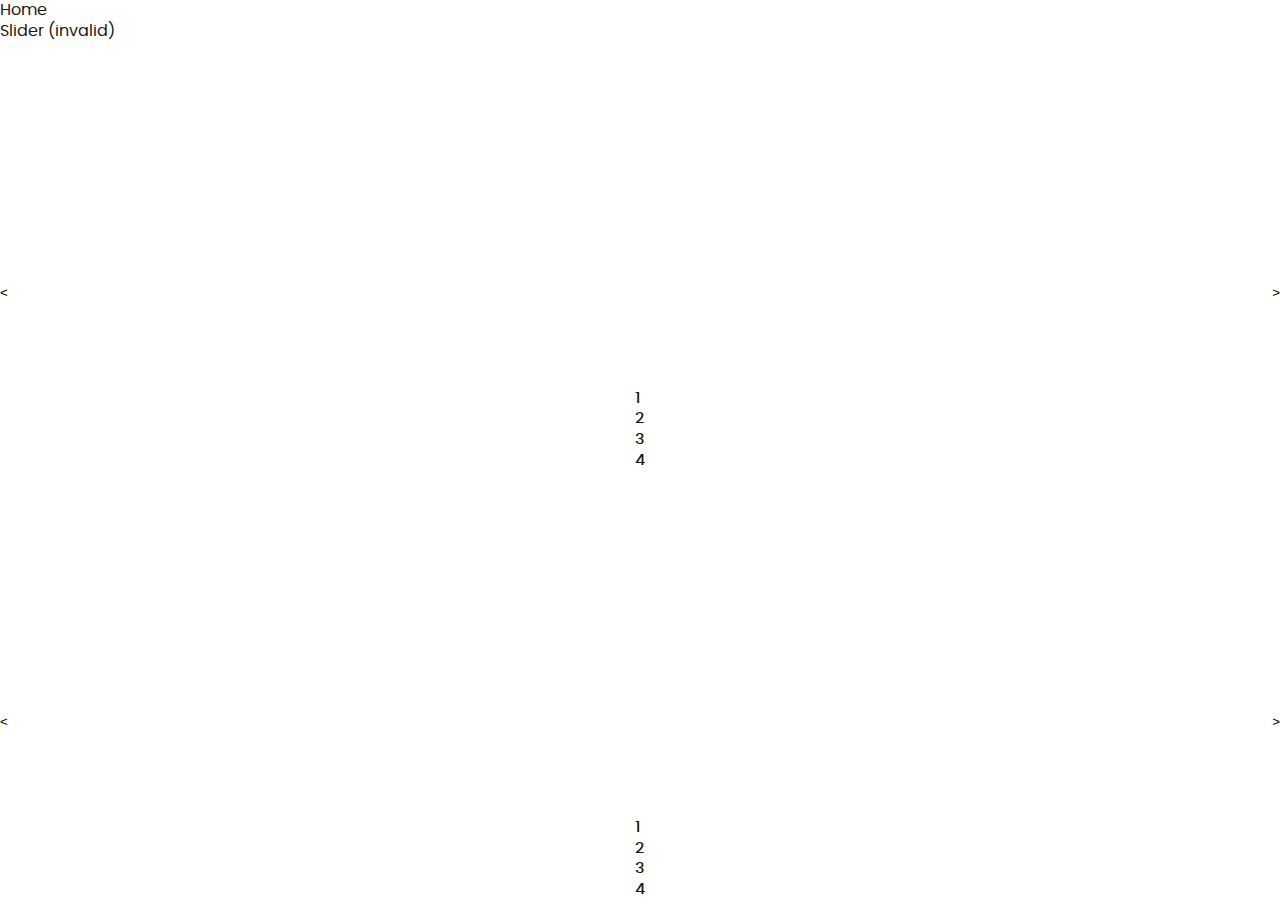
<file: slider(invalid).html>
<!DOCTYPE html>
<html lang="en">
<head>
  <meta charset="UTF-8">
  <meta name="viewport" content="width=device-width, initial-scale=1.0">
  <link rel="stylesheet" href="./css/style.min.css">
  <title>Slider (invalid)</title>
</head>
<body>
  <ul class="breadcrumbs list">
    <li>
      <a class="link" href="index.html">Home</a>
    </li>

    <li>
      <a class="link" role="link" aria-disabled="true">Slider (invalid)</a>
    </li>
  </ul>

  <div class="slider slider--invalid" id="1">

    <ul class="slider__content list">
      <li class="slider__item active">1</li>
      <li class="slider__item">2</li>
      <li class="slider__item">3</li>
      <li class="slider__item">4</li>
    </ul>

    <button class="slider__arrow slider__arrow--previous button">&lt;</button>
    <button class="slider__arrow slider__arrow--next button">&gt;</button>
  </div>

  <div class="slider slider--invalid" id="2">

    <ul class="slider__content list">
      <li class="slider__item active">1</li>
      <li class="slider__item">2</li>
      <li class="slider__item">3</li>
      <li class="slider__item">4</li>
    </ul>

    <button class="slider__arrow slider__arrow--previous button">&lt;</button>
    <button class="slider__arrow slider__arrow--next button">&gt;</button>
  </div>

  <script src="./js/slider-invalid.js" defer=""></script>
</body>
</html>
</file>
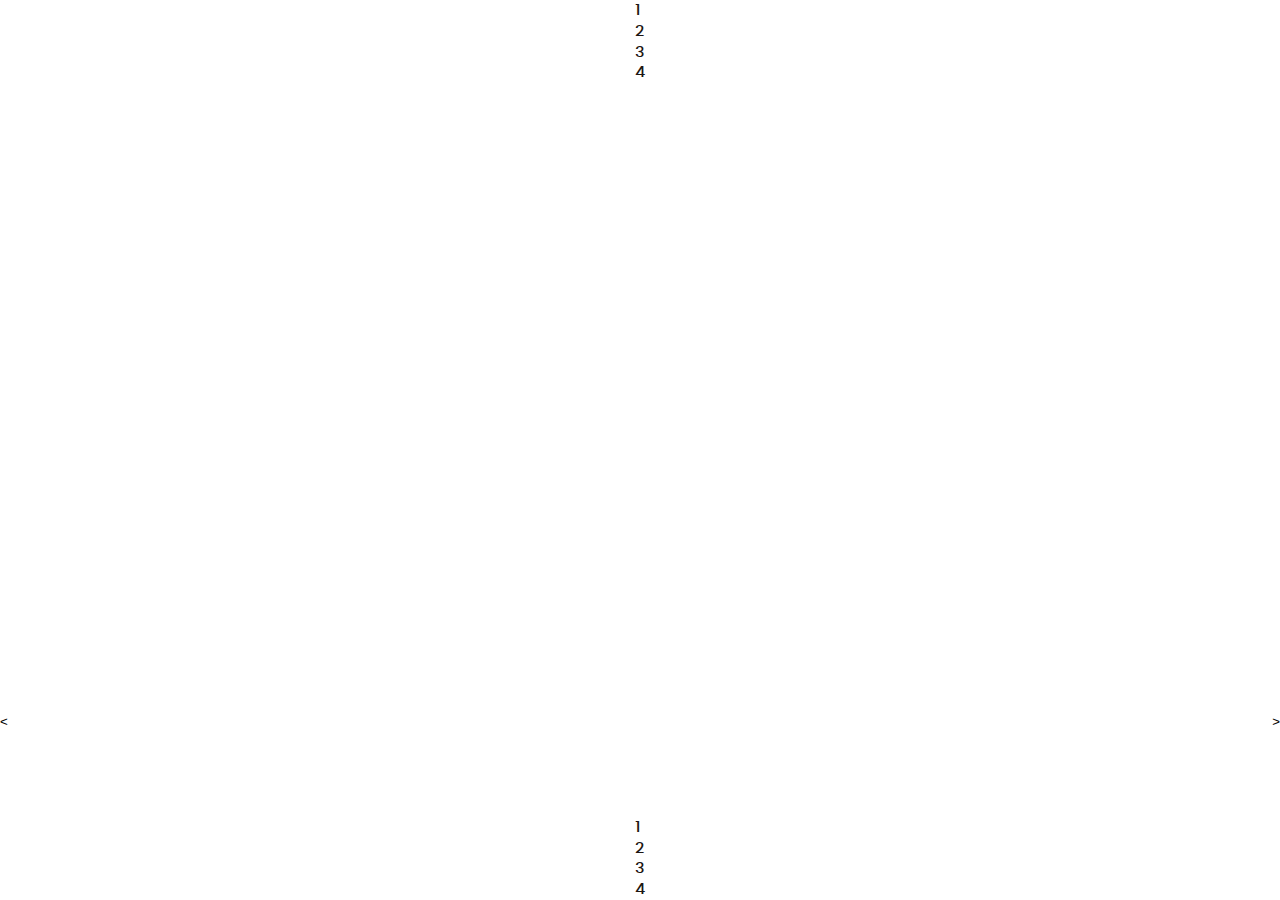
<file: slider--invalid.html>
<!DOCTYPE html>
<html lang="en">
<head>
  <meta charset="UTF-8">
  <meta name="viewport" content="width=device-width, initial-scale=1.0">
  <link rel="stylesheet" href="./css/style.min.css">
  <title>Slider--invalid</title>
</head>
<body>
  <div class="slider slider--invalid" id="1">

    <ul class="slider__content list">
      <li class="slider__item active">1</li>
      <li class="slider__item">2</li>
      <li class="slider__item">3</li>
      <li class="slider__item">4</li>
    </ul>

    <button class="slider__arrow slider__arrow--previous button">&lt;</button>
    <button class="slider__arrow slider__arrow--next button">&gt;</button>
  </div>

  <div class="slider slider--invalid" id="2">

    <ul class="slider__content list">
      <li class="slider__item active">1</li>
      <li class="slider__item">2</li>
      <li class="slider__item">3</li>
      <li class="slider__item">4</li>
    </ul>

    <button class="slider__arrow slider__arrow--previous button">&lt;</button>
    <button class="slider__arrow slider__arrow--next button">&gt;</button>
  </div>

  <script src="./js/slider--invalid.js" defer=""></script>
</body>
</html>
</file>
<file: css/style.min.css>
@font-face{font-family:"poppins";font-style:normal;font-weight:400;src:url(../fonts/poppins-regular-webfont.woff2) format("woff2"),url(../fonts/poppins-regular-webfont.woff) format("woff");font-display:swap}@font-face{font-family:"poppins";font-style:normal;font-weight:500;src:url(../fonts/poppins-medium-webfont.woff2) format("woff2"),url(../fonts/poppins-medium-webfont.woff) format("woff");font-display:swap}@font-face{font-family:"poppins";font-style:normal;font-weight:700;src:url(../fonts/poppins-bold-webfont.woff2) format("woff2"),url(../fonts/poppins-bold-webfont.woff) format("woff");font-display:swap}@font-face{font-family:"cormorantgaramond";font-style:italic;font-weight:400;src:url(../fonts/cormorantgaramond-italic-webfont.woff2) format("woff2"),url(../fonts/cormorantgaramond-italic-webfont.woff) format("woff");font-display:swap}@font-face{font-family:"cormorantgaramond";font-style:normal;font-weight:600;src:url(../fonts/cormorantgaramond-semibold-webfont.woff2) format("woff2"),url(../fonts/cormorantgaramond-semibold-webfont.woff) format("woff");font-display:swap}@font-face{font-family:"cormorantgaramond";font-style:normal;font-weight:700;src:url(../fonts/cormorantgaramond-bold-webfont.woff2) format("woff2"),url(../fonts/cormorantgaramond-bold-webfont.woff) format("woff");font-display:swap}html{-webkit-box-sizing:border-box;box-sizing:border-box;font-size:10px}*,::after,::before{-webkit-box-sizing:inherit;box-sizing:inherit}.list,body{margin:0;padding:0}body{font-family:"poppins","Arial",sans-serif;font-size:1.6rem;line-height:130%;font-weight:400;-webkit-box-orient:vertical;-webkit-box-direction:normal;-ms-flex-direction:column;flex-direction:column;-webkit-box-pack:justify;-ms-flex-pack:justify;justify-content:space-between;min-height:100vh;min-width:320px;background-color:#fff;color:#1d1613;word-wrap:break-word}.main-page h1,.page-navigation h2,.visually-hidden{position:absolute;clip:rect(0,0,0,0);-webkit-clip-path:inset(100%);clip-path:inset(100%);width:1px;height:1px;margin:-1px;border:0;padding:0;white-space:nowrap;overflow:hidden}.list{list-style:none}.button{border:0;outline:0;background-color:transparent}.link{display:block;position:relative;text-decoration:none;color:inherit}.link,button{cursor:pointer}.container{margin-right:auto;margin-left:auto;max-width:1260px}@media (min-width:1024px){.container{width:92.24%;padding-left:45px;padding-right:45px}}@media (max-width:1023px){.container{width:92.1875%;padding-left:15px;padding-right:15px}}@media (max-width:767px){.container{width:90.625%;padding-left:0;padding-right:0}}.container--index{padding-top:50px;padding-bottom:150px}.overlay{position:fixed;top:0;left:0;z-index:2;width:100%;height:100%;overflow:auto;background-color:rgba(0,0,0,.8)}.scroll-stop{overflow:hidden}.page-navigation ul,body{display:-webkit-box;display:-ms-flexbox;display:flex}.page-navigation li:not(:last-child){margin-right:2%;padding-right:10px}.page-navigation .link{opacity:.7}.page-navigation .link:focus,.page-navigation .link:hover{text-decoration:underline}.page-navigation .link:active{opacity:1}.general-information{display:-webkit-box;display:-ms-flexbox;display:flex;-webkit-box-orient:vertical;-webkit-box-direction:normal;-ms-flex-direction:column;flex-direction:column;-webkit-box-align:start;-ms-flex-align:start;align-items:flex-start}@media (min-width:1024px){.general-information{font-family:inherit;font-style:inherit;font-weight:inherit;font-size:inherit;line-height:inherit}}.header{font-family:"poppins","Arial",sans-serif;font-size:1.4rem;line-height:150%;font-weight:500;color:inherit}@media (min-width:1024px){.header{background-color:#fff}}@media (max-width:1023px){.header{color:#fff;background-color:#a87b62}.header--js{position:fixed;top:0;left:0;width:100%;background-color:#fff;z-index:1}}.header--js .header__container--lower{-webkit-box-pack:center;-ms-flex-pack:center;justify-content:center}@media (max-width:1023px){.header--js .header__container--lower{display:none}.header--js .header__logo{--icon-color: #a87b62}}.header--js .header__logo--catalog:focus,.header--js .header__logo--catalog:hover,.header--js.menu-open .header__logo--catalog:focus,.header--js.menu-open .header__logo--catalog:hover{--icon-color: #ffd700}.header--js .header__logo--catalog:active,.header--js.menu-open .header__logo--catalog:active{-webkit-filter:hue-rotate(90deg);filter:hue-rotate(90deg)}@media (max-width:1023px){.header--js .header__burger,.header--js .header__cart{--icon-color: #1d1613}}.header--js .header__burger{display:block}@media (max-width:1023px){.header--js.menu-open{height:100vh;background-color:#a87b62;z-index:1}.header--js.menu-open .header__container--lower{display:block;height:85%;overflow-y:auto;position:absolute;top:126px;left:50%;-webkit-transform:translateX(-50%);transform:translateX(-50%)}}@media (max-width:767px){.header--js.menu-open .header__container--lower{top:91px}}@media (max-width:1023px){.header--js.menu-open .header__burger,.header--js.menu-open .header__cart,.header--js.menu-open .header__logo{--icon-color: #ffffff}}.header a{border-bottom:1px dashed transparent}.filter input:focus+.filter__label,.header a:focus,.header a:hover{border-color:inherit}.header a:active{opacity:.5}.header .header__logo--different:active{opacity:1}@media (max-width:1023px){.header .header__cart{border:0}}.header__container--upper{display:-webkit-box;display:-ms-flexbox;display:flex;-webkit-box-align:start;-ms-flex-align:start;align-items:flex-start;-ms-flex-wrap:wrap;flex-wrap:wrap;-webkit-box-pack:end;-ms-flex-pack:end;justify-content:flex-end;padding-top:30px}@media (min-width:1024px){.header__container--upper{margin-bottom:20px;padding-bottom:40px}}@media (max-width:1023px){.header__container--upper{margin-bottom:23px;padding-bottom:43px}}@media (max-width:767px){.header__container--upper{padding-top:20px;padding-bottom:29px;margin-bottom:14px}}@media (min-width:1024px){.header__container--upper>:not(.header__logo):not(.header__form-box){-webkit-transform:translate(0,13px);transform:translate(0,13px)}.header__container--lower{width:100%;max-width:100%;padding-left:0;padding-right:0;margin-left:0;margin-right:0;border-top:1px solid #f6f5f4}}@media (max-width:1023px){.header__container--lower{padding-top:7px}}.header__form-box{position:relative}@media (min-width:1024px){.header__form-box{width:145px;margin-left:29px;margin-right:auto;-webkit-transform:translate(0,10px);transform:translate(0,10px)}}@media (max-width:1023px){.header__form-box{margin-bottom:47px}}@media (max-width:767px){.header__form-box{margin-right:auto;margin-left:auto;width:99.5%;margin-bottom:37px}}.header__form-box input{font-family:"poppins","Arial",sans-serif;font-size:1.4rem;line-height:150%;font-weight:500;width:100%;border-color:transparent;outline:0;background-color:transparent;padding-left:0;padding-right:0;border-radius:0}@media (min-width:1024px){.header__form-box input{border-width:1px;border-style:dashed}}@media (max-width:1023px){.header__form-box input{font-size:1.6rem;color:#fff;height:40px;padding-left:30px;padding-right:30px;background-color:rgba(255,255,255,.15);border-radius:21px}}@media (min-width:1024px){.header__form-box input:focus,.header__form-box input:hover{border-bottom-color:#000}}@media (max-width:1023px){.header__form-box input:focus,.header__form-box input:hover{-webkit-box-shadow:0 0 2px #fff;box-shadow:0 0 2px #fff}}.header__form-box input::-webkit-input-placeholder{font-size:inherit;line-height:inherit}.header__form-box input::-moz-placeholder{font-size:inherit;line-height:inherit}.header__form-box input:-ms-input-placeholder,.header__form-box input::-ms-input-placeholder{font-size:inherit;line-height:inherit}.header__form-box input::placeholder{font-size:inherit;line-height:inherit}.header__form-submit{position:absolute;left:0;top:50%;-webkit-transform:translate(-36px,-50%);transform:translate(-36px,-50%);display:-webkit-box;display:-ms-flexbox;display:flex;-webkit-box-pack:center;-ms-flex-pack:center;justify-content:center;-webkit-box-align:center;-ms-flex-align:center;align-items:center;border-color:transparent;background-color:transparent}@media (min-width:1024px){.header__form-submit{--icon-color: #000000}}@media (max-width:1023px){.header__form-submit{--icon-color: #ffffff;-webkit-transform:translate(5px,-50%) scale(1.15);transform:translate(5px,-50%) scale(1.15)}}.header__form-submit:focus,.header__form-submit:hover{--icon-color: #a87b62}.header__form-submit:focus svg,.header__form-submit:hover svg,.slider__arrow:focus .slider__arrow-svg,.slider__arrow:hover .slider__arrow-svg{-webkit-transform:scale(1.1);transform:scale(1.1)}.header__form-submit:active{opacity:.5}.header__logo{position:absolute;top:0;left:50%;-webkit-transform:translate(-50%,30px);transform:translate(-50%,30px)}@media (min-width:1024px){.header__logo{--icon-color: #a87b62}}@media (max-width:1023px){.header__logo{--icon-color: #ffffff}}@media (max-width:767px){.header__logo{-webkit-transform:translate(-50%,20px);transform:translate(-50%,20px)}}.header__logo--different:active,.header__logo--different:focus,.header__logo--different:hover{border:0;outline:0;text-decoration:none;opacity:1}.header__logo--catalog:focus,.header__logo--catalog:hover{--icon-color: #ffd700}.header__logo--catalog:active{-webkit-filter:hue-rotate(90deg);filter:hue-rotate(90deg)}@media (max-width:767px){.header__logo svg{width:52px;height:52px}}@media (min-width:1024px){.header__login{margin-right:3.1%}}@media (max-width:1023px){.header__login{font-size:1.8rem;line-height:130%;width:-webkit-max-content;width:-moz-max-content;width:max-content;margin-bottom:74px}}@media (max-width:767px){.header__login{margin-bottom:42px}}@media (min-width:1024px){.header__cart{margin-right:2px}}@media (max-width:1023px){.header__cart{--icon-color: #ffffff;height:18px;-webkit-transform:translate(1px,24px);transform:translate(1px,24px)}}@media (max-width:767px){.header__cart{-webkit-transform:translate(1px,17px);transform:translate(1px,17px)}}@media (max-width:1023px){.header__cart:focus svg,.header__cart:hover svg{-webkit-transform:scale(1.1);transform:scale(1.1)}.header__cart:active{opacity:.5}}@media (min-width:1024px){.header__navigation{margin-right:auto;margin-left:auto;width:493px;padding-top:18px;padding-bottom:8px;-webkit-transform:translate(5px,0);transform:translate(5px,0)}.header__navigation--catalog{padding-bottom:5px}}.header__burger,.header__navigation ul{display:-webkit-box;display:-ms-flexbox;display:flex}.header__navigation ul{-ms-flex-wrap:wrap;flex-wrap:wrap;-webkit-box-align:start;-ms-flex-align:start;align-items:flex-start}@media (min-width:1024px){.header__navigation ul{width:100%}}@media (max-width:1023px){.header__navigation ul{margin-bottom:40px}}@media (max-width:767px){.header__navigation ul{margin-bottom:30px}}@media (max-width:1023px){.header__navigation ul{-webkit-box-orient:vertical;-webkit-box-direction:normal;-ms-flex-direction:column;flex-direction:column;-webkit-box-align:start;-ms-flex-align:start;align-items:flex-start}}@media (min-width:1024px){.header__navigation li{margin-bottom:10px}.header__navigation li:not(:last-child){margin-right:7.0994%}}@media (max-width:1023px){.header__navigation li:not(:last-child){margin-right:0;margin-bottom:20px}}.header__navigation a{font-size:1.6rem;line-height:150%}@media (max-width:1023px){.header__navigation a{font-size:2.4rem}}.header__burger{display:none;-webkit-box-pack:center;-ms-flex-pack:center;justify-content:center;-webkit-box-align:center;-ms-flex-align:center;align-items:center;border-color:transparent;background-color:transparent}@media (max-width:1023px){.header__burger{--icon-color: #ffffff;margin-right:auto;padding:2px;-webkit-transform:translate(-4px,20px);transform:translate(-4px,20px)}}@media (max-width:767px){.header__burger{-webkit-transform:translate(-4px,13px);transform:translate(-4px,13px)}}@media (max-width:1023px){.header__burger:focus svg,.header__burger:hover svg{-webkit-transform:scale(1.1);transform:scale(1.1)}.header__burger:active{opacity:.5}.header__general-information{font-size:1.8rem;line-height:130%;color:rgba(255,255,255,.75);margin-bottom:40px}}@media (max-width:767px){.header__general-information{margin-bottom:32px}}@media (max-width:1023px){.header__general-information li:not(:last-child){margin-bottom:20px}}.main-page{line-height:130%;color:#1d1613}.main-page h2{font-family:"cormorantgaramond","Arial",sans-serif;font-size:3.4rem;font-weight:700;letter-spacing:.025em;margin-bottom:35px}@media (max-width:1023px){.main-page h2{margin-bottom:30px}}.main-page__section .container{display:-webkit-box;display:-ms-flexbox;display:flex;-webkit-box-orient:vertical;-webkit-box-direction:normal;-ms-flex-direction:column;flex-direction:column;-webkit-box-align:center;-ms-flex-align:center;align-items:center}.main-page__link{font-family:"poppins","Arial",sans-serif;font-size:1.6rem;font-weight:500;position:relative;text-align:center}.main-page__link::before{content:"";position:absolute;top:100%;left:50%;-webkit-transform:translate(-50%,5px);transform:translate(-50%,5px);width:100%;height:1px;background-color:#a87b62;-webkit-transition:width .3s ease;transition:width .3s ease}@media (min-width:1024px){.main-page__link--altered::before{-webkit-transform:translate(-50%,0);transform:translate(-50%,0)}}.main-page__link:focus::before,.main-page__link:hover::before{width:120%}.main-page__link:active{opacity:.5}.intro{position:relative;width:100%;background-color:#5c3f2f;background-repeat:no-repeat;background-position:center;background-size:cover}.intro--main{height:463px}@media (min-width:1024px){.intro--main{margin-top:-3px;margin-bottom:106px;background-image:url(../img/bg/intro-bg-main-desktop.jpg)}}@media (min-width:1024px) and (-webkit-min-device-pixel-ratio:2),(min-width:1024px) and (min-resolution:2dppx){.intro--main{background-image:url(../img/bg/intro-bg-main-desktop@2x.jpg)}}@media (max-width:1023px){.intro--main{margin-bottom:55px;background-image:url(../img/bg/intro-bg-main-tablet.jpg)}}@media (max-width:1023px) and (-webkit-min-device-pixel-ratio:2),(max-width:1023px) and (min-resolution:2dppx){.intro--main{background-image:url(../img/bg/intro-bg-main-tablet@2x.jpg)}}@media (max-width:767px){.intro--main{margin-bottom:45px;background-image:url(../img/bg/intro-bg-main-mobile.jpg)}}@media (max-width:767px) and (-webkit-min-device-pixel-ratio:2),(max-width:767px) and (min-resolution:2dppx){.intro--main{background-image:url(../img/bg/intro-bg-main-mobile@2x.jpg)}}.intro--catalog{height:261px}@media (min-width:1024px){.intro--catalog{margin-bottom:79px;background-image:url(../img/bg/intro-bg-catalog-desktop.jpg)}}@media (min-width:1024px) and (-webkit-min-device-pixel-ratio:2),(min-width:1024px) and (min-resolution:2dppx){.intro--catalog{background-image:url(../img/bg/intro-bg-catalog-desktop@2x.jpg)}}@media (max-width:1023px){.intro--catalog{margin-bottom:50px;background-image:url(../img/bg/intro-bg-catalog-tablet.jpg)}}@media (max-width:1023px) and (-webkit-min-device-pixel-ratio:2),(max-width:1023px) and (min-resolution:2dppx){.intro--catalog{background-image:url(../img/bg/intro-bg-catalog-tablet@2x.jpg)}}@media (max-width:767px){.intro--catalog{margin-bottom:40px;background-image:url(../img/bg/intro-bg-catalog-mobile.jpg)}}@media (max-width:767px) and (-webkit-min-device-pixel-ratio:2),(max-width:767px) and (min-resolution:2dppx){.intro--catalog{background-image:url(../img/bg/intro-bg-catalog-mobile@2x.jpg)}}.catalog-page h1,.intro h2{position:absolute;clip:rect(0,0,0,0);-webkit-clip-path:inset(100%);clip-path:inset(100%);width:1px;height:1px;margin:-1px;border:0;padding:0;white-space:nowrap;overflow:hidden}.accordeon__content p,.footer p,.intro p{margin:0;padding:0}.intro__inner{position:absolute;top:50%;left:50%;-webkit-transform:translate(-50%,-50%);transform:translate(-50%,-50%)}.intro__box{font-family:"cormorantgaramond","Arial",sans-serif;line-height:130%;text-align:center;color:#fff}.intro__box--primary{font-weight:700;text-transform:uppercase}.intro__box--prime-main{font-size:4.5rem;letter-spacing:.03em}@media (min-width:1024px){.intro__box--prime-main{-webkit-transform:translate(0,4px);transform:translate(0,4px)}}@media (max-width:1023px){.intro__box--prime-main{-webkit-transform:translate(-9px,3px);transform:translate(-9px,3px)}}@media (max-width:767px){.intro__box--prime-main{font-size:3.8rem;-webkit-transform:translate(0,3px);transform:translate(0,3px)}}.intro__box--prime-catalog{font-size:3.4rem;-webkit-transform:translate(0,-4px);transform:translate(0,-4px)}.intro__box--auxiliary{font-size:3.8rem;font-weight:400;font-style:italic}.intro__box--aux-main{text-transform:lowercase}@media (max-width:1023px){.intro__box--aux-main{-webkit-transform:translate(-9px,-3px);transform:translate(-9px,-3px)}}@media (max-width:767px){.intro__box--aux-main{font-size:3.4rem;-webkit-transform:translate(0,-6px);transform:translate(0,-6px)}}.intro__box--aux-catalog{font-size:2.2rem;font-weight:500}@media (min-width:1024px){.intro__box--aux-catalog{-webkit-transform:translate(2px,0);transform:translate(2px,0)}}@media (max-width:1023px){.intro__box--aux-catalog{width:488px}}@media (max-width:767px){.intro__box--aux-catalog{line-height:120%;width:100%}.intro__box--catalog{width:248px}}@media (min-width:1024px){.new-goods{margin-bottom:99px}}@media (max-width:1023px){.new-goods{margin-bottom:49px}}@media (max-width:767px){.new-goods{margin-bottom:40px}}.new-goods h2{letter-spacing:normal}.new-goods__link{width:95px;margin-bottom:60px}@media (max-width:1023px){.new-goods__link{margin-bottom:57px}}@media (max-width:767px){.new-goods__link{margin-bottom:46px}}.new-goods__slider{width:100%}.slider,.slider figure{display:-webkit-box;display:-ms-flexbox;display:flex;-webkit-box-orient:vertical;-webkit-box-direction:normal;-ms-flex-direction:column;flex-direction:column;-webkit-box-align:center;-ms-flex-align:center;align-items:center;width:100%}.slider{font-family:"poppins","Arial",sans-serif;font-size:1.6rem;line-height:130%;font-weight:500;color:#1d1613;position:relative}.slider figure{margin:0;padding:0}.slider img{position:absolute;top:0;left:0;right:0;bottom:0;width:100%;height:auto}.slider--catalog{margin-bottom:76px}@media (max-width:1023px){.slider--catalog{margin-bottom:74px}}@media (max-width:767px){.slider--catalog{margin-bottom:64px}}.slider__inner{width:100%}@media (min-width:1024px){.slider__inner{margin-bottom:50px}}@media (max-width:1023px){.slider__inner{margin-bottom:41px}}@media (max-width:767px){.slider__inner{margin-bottom:32px}}.slider__inner--catalog{margin-bottom:71px}@media (max-width:767px){.slider__inner--catalog{margin-bottom:42px}}.slider__list{display:-webkit-box;display:-ms-flexbox;display:flex;-webkit-box-pack:center;-ms-flex-pack:center;justify-content:center;width:100%}.slider__list--catalog{display:grid;grid-template-columns:repeat(3,1fr);grid-auto-rows:-webkit-min-content;grid-auto-rows:min-content;-webkit-column-gap:3.44483%;-moz-column-gap:3.44483%;column-gap:3.44483%;row-gap:35px;-webkit-box-align:start;-ms-flex-align:start;align-items:start}@media (max-width:1023px){.slider__list--catalog{-webkit-column-gap:4.4248%;-moz-column-gap:4.4248%;column-gap:4.4248%;row-gap:34px}}@media (max-width:767px){.slider__list--catalog{grid-template-columns:repeat(2,1fr);-webkit-column-gap:10.3448%;-moz-column-gap:10.3448%;column-gap:10.3448%;row-gap:25px}}@media (min-width:1024px){.slider__item{width:23.0769%;margin-right:2.5641%}}@media (max-width:1023px){.slider__item{width:47.7876%}}@media (max-width:767px){.slider__item{width:44.8276%}}.slider__item--catalog{width:100%;margin-right:0}@media (max-width:1023px){.slider__item.first-slide{margin-right:30px}}@media (min-width:1024px){.slider__item.last-slide{margin-right:0}}.slider__padded-box{position:relative;width:100%;height:0;overflow:hidden;padding-bottom:105.185185%;margin-bottom:23px}@media (max-width:1023px){.slider__padded-box{padding-bottom:104.938272%;margin-bottom:23px}}@media (max-width:767px){.slider__padded-box{padding-bottom:104.615386%;margin-bottom:17px}}@media (min-width:1024px){.slider__padded-box--catalog{margin-bottom:10px}}@media (max-width:1023px){.slider__padded-box--catalog{margin-bottom:15px}}@media (max-width:767px){.slider__padded-box--catalog{margin-bottom:18px}}.slider__figcaption{display:-webkit-box;display:-ms-flexbox;display:flex;-webkit-box-orient:vertical;-webkit-box-direction:normal;-ms-flex-direction:column;flex-direction:column;-webkit-box-align:center;-ms-flex-align:center;align-items:center}.slider__product-name{text-align:center;margin-bottom:5px}@media (max-width:1023px){.slider__product-name--shifted{-webkit-transform:translate(8px,0);transform:translate(8px,0)}}@media (max-width:767px){.slider__product-name--shifted{-webkit-transform:translate(0,0);transform:translate(0,0)}}@media (min-width:1024px){.slider__product-name--altered{-webkit-transform:translate(5px,0);transform:translate(5px,0)}}.slider__product-cost{font-size:1.4rem;font-weight:700}@media (min-width:1024px){.slider__product-cost--altered{-webkit-transform:translate(5px,0);transform:translate(5px,0)}}.slider__arrow{--icon-color: #a87b62;margin:0;padding:0;display:-webkit-box;display:-ms-flexbox;display:flex;-webkit-box-pack:center;-ms-flex-pack:center;justify-content:center;-webkit-box-align:center;-ms-flex-align:center;align-items:center;position:absolute;top:0;-ms-touch-action:manipulation;touch-action:manipulation}.slider__arrow--previous{left:0;-webkit-transform:translate(0,-103px);transform:translate(0,-103px)}@media (max-width:1023px){.slider__arrow--previous{-webkit-transform:translate(0,-97px);transform:translate(0,-97px)}}.slider__arrow--next{left:100%;-webkit-transform:translate(-100%,-103px);transform:translate(-100%,-103px)}@media (max-width:1023px){.slider__arrow--next{-webkit-transform:translate(-100%,-97px);transform:translate(-100%,-97px)}}.slider__arrow--backward,.slider__arrow--catalog{-webkit-transform:translate(0,-100%);transform:translate(0,-100%)}.slider__arrow--catalog{font-size:1.6rem;line-height:130%;font-weight:500;top:100%}.slider__arrow--backward{left:0}.slider__arrow--forward{left:100%;-webkit-transform:translate(-100%,-100%);transform:translate(-100%,-100%)}.slider__arrow:focus,.slider__arrow:hover{--icon-color: #000000;color:#a87b62}.slider__arrow:focus .slider__arrow-svg--previous,.slider__arrow:hover .slider__arrow-svg--previous{-webkit-transform:rotate(180deg) scale(1.1);transform:rotate(180deg) scale(1.1)}.slider__arrow:active{opacity:.5}.slider__arrow:disabled{cursor:not-allowed}@media (max-width:1023px){.slider__arrow-svg{width:36px;height:15px}}.slider__arrow-svg--previous{left:0;-webkit-transform:rotate(180deg);transform:rotate(180deg)}.slider__frame-button-list{display:-webkit-box;display:-ms-flexbox;display:flex;-webkit-box-pack:center;-ms-flex-pack:center;justify-content:center;-webkit-box-align:start;-ms-flex-align:start;align-items:flex-start;-ms-flex-wrap:wrap;flex-wrap:wrap}@media (max-width:1023px){.slider__frame-button-list{-webkit-transform:translate(-2px,0);transform:translate(-2px,0)}}.slider__frame-button-item:not(:last-child){margin-right:12px}.slider__frame-button-item--catalog:not(:last-child){margin-right:14px}@media (max-width:767px){.slider__frame-button-item--catalog:not(:last-child){margin-right:23px}}.slider__frame-button{font-size:1.6rem;line-height:130%;font-weight:500;color:#9b9997;padding:0}.slider__frame-button:focus,.slider__frame-button:hover{color:#a87b62;-webkit-transform:scale(1.1);transform:scale(1.1)}.slider__frame-button.active{color:#1d1613;font-weight:700}.slider__frame-button.active:focus,.slider__frame-button.active:hover{color:#a87b62}@media (max-width:767px){.slider__current-set-number{position:relative;left:-6px}.slider__slideset-quantity{position:relative;left:5px}}@media (min-width:1024px){.blog{margin-bottom:104px}}@media (max-width:1023px){.blog{margin-bottom:3px}}@media (max-width:767px){.blog{margin-bottom:4px}}@media (min-width:1024px){.blog h2{margin-bottom:32px}}.blog__link{width:70px;margin-bottom:65px}@media (max-width:1023px){.blog__link{margin-bottom:66px}}@media (max-width:767px){.blog__link{margin-bottom:57px}}.blog__wrapper{width:100%}@media (min-width:1024px){.blog__wrapper{display:grid;grid-template-columns:1fr 1fr;grid-template-rows:repeat(2,-webkit-min-content);grid-template-rows:repeat(2,min-content);grid-auto-rows:-webkit-min-content;grid-auto-rows:min-content;gap:30px}.blog__article--care,.blog__article--power{grid-column-start:1;grid-column-end:2;grid-row-start:1;grid-row-end:2}.blog__article--power{grid-row-start:2;grid-row-end:3}.blog__article--trends{grid-column-start:2;grid-column-end:3;grid-row-start:1;grid-row-end:3}}.article{font-family:"poppins","Arial",sans-serif;font-size:1.6rem;line-height:130%;font-weight:500;display:-webkit-box;display:-ms-flexbox;display:flex;-webkit-box-align:start;-ms-flex-align:start;align-items:flex-start;-ms-flex-wrap:wrap;flex-wrap:wrap;background-color:#f0eae4;position:relative}@media (min-width:1024px){.article{height:100%}}@media (max-width:1023px){.article{margin-bottom:50px}}@media (max-width:767px){.article{margin-bottom:40px;padding-bottom:30px}.article:last-child{padding-bottom:46px}.article--trends{padding-bottom:46px}}.article__image-box{-ms-flex-item-align:stretch;align-self:stretch;width:50%}@media (max-width:767px){.article__image-box{width:100%}}@media (min-width:1024px){.article__image-box--trends{width:100%}}.article__image-box img{display:block;width:100%;-o-object-fit:cover;object-fit:cover;height:100%}@media (max-width:1023px){.article__image-box img{height:300px}}@media (max-width:767px){.article__image-box img{height:256px}}.article__presentation{display:-webkit-box;display:-ms-flexbox;display:flex;-webkit-box-orient:vertical;-webkit-box-direction:normal;-ms-flex-direction:column;flex-direction:column;-webkit-box-align:center;-ms-flex-align:center;align-items:center;width:50%;padding-top:67px;padding-bottom:75px;background-color:inherit}@media (max-width:767px){.article__presentation{width:100%;padding-top:44px;padding-bottom:0}}.article__presentation--power{-webkit-box-ordinal-group:0;-ms-flex-order:-1;order:-1}@media (max-width:767px){.article__presentation--power{-webkit-box-ordinal-group:2;-ms-flex-order:1;order:1}}@media (min-width:1024px){.article__presentation--trends{position:absolute;right:0;bottom:0;padding-bottom:110px}}@media (max-width:1023px){.article__presentation--trends{padding-top:83px}}@media (max-width:767px){.article__presentation--trends{padding-top:61px}}.article__datetime{font-size:1.4rem;color:#9b9997;margin-bottom:13px}.article__title-box{font-family:"cormorantgaramond","Arial",sans-serif;font-size:2.6rem;line-height:130%;font-weight:600;color:#000;margin-bottom:38px}@media (min-width:1024px){.article__title-box{width:60%}}@media (max-width:1023px){.article__title-box{width:50%}}@media (max-width:767px){.article__title-box--care{width:60%}}@media (min-width:1024px){.article__title-box--trends{width:138px}}.article__title-box h3{font-size:inherit;line-height:inherit;margin:0;padding:0;text-align:center}.article__link{color:#1d1613}@media (max-width:767px){.article__link{margin-bottom:25px}}.faq{font-family:"poppins","Arial",sans-serif;font-size:1.6rem;line-height:130%;font-weight:400;color:#1d1613}@media (min-width:1024px){.faq{margin-bottom:90px}}@media (max-width:1023px){.faq{margin-bottom:57px}}@media (max-width:767px){.faq{font-size:1.4rem;line-height:140%;margin-bottom:40px}}.faq h2{margin-bottom:60px}@media (max-width:767px){.faq h2{margin-bottom:28px;margin-top:16px;text-align:center;letter-spacing:.03em;line-height:130%}}.accordeon{width:100%;max-width:970px;border:1px solid #a87b62}@media (max-width:1023px){.accordeon--catalog{border:0}}.accordeon--catalog fieldset{margin:0;padding:0;border:0}.accordeon__item:not(:last-child){border-bottom:1px solid #a87b62}.accordeon__item .accordeon__content{display:none}.accordeon__item--opened{padding-bottom:42px}@media (max-width:1023px){.accordeon__item--opened{padding-bottom:44px}}@media (max-width:767px){.accordeon__item--opened{padding-bottom:19px}}.accordeon__item--opened .accordeon__button{padding-bottom:4px;margin-bottom:3px}@media (max-width:1023px){.accordeon__item--opened .accordeon__button{padding-bottom:13px;margin-bottom:13px}}@media (max-width:767px){.accordeon__item--opened .accordeon__button{padding-bottom:9px;margin-bottom:9px}.accordeon__item--opened .accordeon__button--material{padding-top:18px}}.accordeon__item--opened .accordeon__button-svg{-webkit-transform:translate(-50px,50px) rotate(180deg);transform:translate(-50px,50px) rotate(180deg)}@media (max-width:767px){.accordeon__item--opened .accordeon__button-svg{-webkit-transform:translate(-25px,25px) rotate(180deg);transform:translate(-25px,25px) rotate(180deg)}}.accordeon__item--opened .accordeon__content{display:block;padding-left:50px}@media (min-width:1024px){.accordeon__item--opened .accordeon__content{width:555px}}@media (max-width:1023px){.accordeon__item--opened .accordeon__content{width:580px}}@media (max-width:767px){.accordeon__item--opened .accordeon__content{width:230px;padding-left:25px}}@media (max-width:1023px){.accordeon__item--catalog:last-child{border-bottom:1px solid #a87b62}}.accordeon__item--disclosed{padding-bottom:17px}@media (max-width:1023px){.accordeon__item--disclosed{padding-bottom:31px}}@media (max-width:767px){.accordeon__item--disclosed{padding-bottom:20px}}.accordeon__item--disclosed .accordeon__button{padding-bottom:11px;margin-bottom:10px}@media (min-width:1024px){.accordeon__item--disclosed .accordeon__button--price{margin-bottom:12px}}@media (max-width:1023px){.accordeon__item--disclosed .accordeon__button--price{margin-bottom:17px}}.accordeon__item--disclosed .accordeon__button-svg--catalog{-webkit-transform:translate(-23px,28px) rotate(180deg);transform:translate(-23px,28px) rotate(180deg)}@media (max-width:1023px){.accordeon__item--disclosed .accordeon__button-svg--catalog{-webkit-transform:translate(-40px,40px) rotate(180deg);transform:translate(-40px,40px) rotate(180deg)}}@media (max-width:767px){.accordeon__item--disclosed .accordeon__button-svg--catalog{-webkit-transform:translate(-20px,31px) rotate(180deg);transform:translate(-20px,31px) rotate(180deg)}}.accordeon__item--disclosed .accordeon__content{display:block;padding-top:3px;padding-right:34px;padding-left:34px}@media (max-width:1023px){.accordeon__item--disclosed .accordeon__content{padding-left:33px}}.accordeon__item--disclosed .accordeon__content--price{padding-right:27px;padding-bottom:3px;padding-left:25px}@media (max-width:1023px){.accordeon__item--disclosed .accordeon__content--price{padding-right:89px;padding-bottom:10px;padding-left:26px}}@media (max-width:767px){.accordeon__item--disclosed .accordeon__content--price{padding-right:10px;padding-left:10px}}.accordeon__button{--icon-color: #1d1613;font-family:"poppins","Arial",sans-serif;font-size:1.8rem;line-height:130%;font-weight:500;text-align:left;color:#1d1613;margin:0;position:relative;width:100%;padding:45px 100px 42px 42px}@media (max-width:1023px){.accordeon__button{padding-left:50px}}@media (max-width:767px){.accordeon__button{font-size:1.6rem;line-height:140%;padding-top:20px;padding-bottom:17px;padding-left:25px}.accordeon__button--material{padding-right:80px}.accordeon__button--countries{padding-right:120px}.accordeon__button--return{padding-right:50px}}.accordeon__button--catalog{font-size:1.6rem;padding:25px 50px 21px 25px}@media (max-width:1023px){.accordeon__button--catalog{font-size:1.8rem;padding-top:36px;padding-bottom:32px;padding-left:21px}}@media (max-width:767px){.accordeon__button--catalog{padding-top:25px;padding-bottom:21px}}.accordeon__button:focus,.accordeon__button:hover{--icon-color: #a87b62;color:#a87b62;background-color:rgba(168,123,98,.1)}.accordeon__button:active{opacity:.5}.accordeon__button-svg{position:absolute;right:0;top:0;-webkit-transform:translate(-50px,50px);transform:translate(-50px,50px)}@media (max-width:1023px){.accordeon__button-svg{width:23px;height:12px}}@media (max-width:767px){.accordeon__button-svg{width:20px;height:10px;-webkit-transform:translate(-25px,25px);transform:translate(-25px,25px)}}.accordeon__button-svg--catalog{-webkit-transform:translate(-23px,28px);transform:translate(-23px,28px)}@media (max-width:1023px){.accordeon__button-svg--catalog{-webkit-transform:translate(-40px,40px);transform:translate(-40px,40px)}}@media (max-width:767px){.accordeon__button-svg--catalog{-webkit-transform:translate(-20px,31px);transform:translate(-20px,31px)}}.accordeon__content--price{width:100%;padding-top:26px;padding-left:0}@media (max-width:1023px){.accordeon__content--price{padding-top:33px}}@media (max-width:767px){.accordeon__content--price{padding-top:30px}}.subscription h2{margin-bottom:42px}@media (max-width:1023px){.subscription h2{margin-bottom:30px}}.subscription__at{font-size:4.2rem}.subscription__link{width:80px;margin-bottom:66px}@media (max-width:1023px){.subscription__link{margin-bottom:66px}}@media (max-width:767px){.subscription__link{margin-bottom:52px}}.subscription__content-list{display:grid;grid-template-columns:19.63% 34.17% 19.63% 19.63%;grid-auto-rows:-webkit-min-content;grid-auto-rows:min-content;-webkit-column-gap:2.308%;-moz-column-gap:2.308%;column-gap:2.308%;row-gap:8.5%;width:100%;margin-bottom:130px}@media (max-width:1023px){.subscription__content-list{grid-template-columns:19.6% 34.2% 19.6% 19.6%;-webkit-column-gap:2.3599%;-moz-column-gap:2.3599%;column-gap:2.3599%;margin-bottom:80px}}@media (max-width:767px){.subscription__content-list{grid-template-columns:repeat(2,1fr);-webkit-column-gap:8.2759%;-moz-column-gap:8.2759%;column-gap:8.2759%;row-gap:27px;margin-bottom:71px}}.subscription__content-item{position:relative;overflow:hidden;width:100%;height:-webkit-min-content;height:-moz-min-content;height:min-content}.subscription__content-item--1{grid-column-start:1;grid-column-end:2;grid-row-start:1;grid-row-end:2}@media (max-width:767px){.subscription__content-item--1{padding-bottom:100%}}.subscription__content-item--2{grid-column-start:2;grid-column-end:3;grid-row-start:1;grid-row-end:3;-webkit-transform:translate(0,1px);transform:translate(0,1px)}@media (min-width:1024px){.subscription__content-item--2{padding-bottom:103.258145%}}@media (max-width:1023px){.subscription__content-item--2{padding-bottom:103%}}@media (max-width:767px){.subscription__content-item--2{padding-bottom:174%}}@media (max-width:720px){.subscription__content-item--2{padding-bottom:175%}}@media (max-width:648px){.subscription__content-item--2{padding-bottom:176%}}@media (max-width:561px){.subscription__content-item--2{padding-bottom:177%}}@media (max-width:515px){.subscription__content-item--2{padding-bottom:178%}}@media (max-width:472px){.subscription__content-item--2{padding-bottom:179%}}@media (max-width:437px){.subscription__content-item--2{padding-bottom:180%}}@media (max-width:409px){.subscription__content-item--2{padding-bottom:181%}}@media (max-width:382px){.subscription__content-item--2{padding-bottom:182%}}@media (max-width:352px){.subscription__content-item--2{padding-bottom:183%}}@media (max-width:338px){.subscription__content-item--2{padding-bottom:184%}}@media (max-width:320px){.subscription__content-item--2{padding-bottom:185%}}.subscription__content-item--3,.subscription__content-item--4{grid-column-start:3;grid-column-end:4;grid-row-start:1;grid-row-end:2}.subscription__content-item--4{grid-column-start:4;grid-column-end:5}.subscription__content-item--5,.subscription__content-item--6{grid-column-start:1;grid-column-end:2;grid-row-start:2;grid-row-end:3}.subscription__content-item--6{grid-column-start:3;grid-column-end:4}@media (max-width:767px){.subscription__content-item--6{grid-column-start:1;grid-column-end:2;grid-row-start:3;grid-row-end:4}}.subscription__content-item--7{grid-column-start:4;grid-column-end:5;grid-row-start:2;grid-row-end:3}@media (max-width:767px){.subscription__content-item--7{grid-column-start:2;grid-column-end:3;grid-row-start:3;grid-row-end:4}}@media (min-width:768px){.subscription__content-item--first-size{padding-bottom:100%}}@media (min-width:1024px){.subscription__content-item--second-size{padding-bottom:65.217391%}}@media (max-width:1023px){.subscription__content-item--second-size{padding-bottom:65.413534%}}.subscription__content-item img{position:absolute;top:0;left:0;right:0;bottom:0;width:100%;height:auto}@media (min-width:1024px){.catalog-page__container{display:grid;grid-template-columns:250px 1fr;grid-auto-rows:-webkit-min-content;grid-auto-rows:min-content;-webkit-column-gap:50px;-moz-column-gap:50px;column-gap:50px;-webkit-box-align:start;-ms-flex-align:start;align-items:start}}@media (max-width:1023px){.catalog-page__container{display:-webkit-box;display:-ms-flexbox;display:flex;-webkit-box-orient:vertical;-webkit-box-direction:normal;-ms-flex-direction:column;flex-direction:column;-webkit-box-align:center;-ms-flex-align:center;align-items:center}}.filter{font-family:"poppins","Arial",sans-serif;font-size:1.4rem;line-height:130%;font-weight:500}@media (max-width:1023px){.filter{width:100%;margin-bottom:50px}}@media (max-width:767px){.filter{margin-bottom:40px}}.filter h2,.filter input[type=checkbox],.filter legend,.footer__subscription h3,.login label,.login-page h1{position:absolute;clip:rect(0,0,0,0);-webkit-clip-path:inset(100%);clip-path:inset(100%);width:1px;height:1px;margin:-1px;border:0;padding:0;white-space:nowrap;overflow:hidden}.filter input:checked+.filter__label::before{background-color:#a87b62}@media (max-width:1023px){.filter--js .filter__cross{display:block;position:absolute;top:0;right:0;-webkit-transform:translate(50%,-50%);transform:translate(50%,-50%);z-index:1}}@media (max-width:767px){.filter--js .filter__cross{-webkit-transform:translate(30%,-45%);transform:translate(30%,-45%)}}@media (max-width:1023px){.filter--js .filter__form-box{display:block;position:absolute;top:27px;left:0;z-index:1}}@media (max-width:767px){.filter--js .filter__form-box{top:76px;left:50%;-webkit-transform:translate(-50%,0);transform:translate(-50%,0);width:84.375%}}.filter__starter{font-family:"poppins","Arial",sans-serif;font-size:1.6rem;line-height:1;font-weight:500;color:#fff;background-color:#a87b62;display:none}@media (max-width:1023px){.filter__starter{display:-webkit-box;display:-ms-flexbox;display:flex;-webkit-box-pack:center;-ms-flex-pack:center;justify-content:center;-webkit-box-align:center;-ms-flex-align:center;align-items:center;margin:0;padding:0;display:block;width:100%;height:68px;outline:1px solid transparent;outline-offset:-1px}}.filter__starter:focus,.filter__starter:hover{color:#a87b62;outline-color:currentColor;background-color:transparent}.filter__starter:active{opacity:.5}.filter__cross{--circle-color: #1d1613;--icon-color: #ffffff;margin:0;padding:0;display:none}.filter__cross:focus,.filter__cross:hover{--circle-color: #eaab90}.filter__cross:active{--circle-color: #90cfea}@media (max-width:1023px){.filter__form-box{display:none;width:423px;padding-bottom:40px;background-color:#fff;-webkit-box-shadow:0 5px 32px rgba(219,213,208,.24);box-shadow:0 5px 32px rgba(219,213,208,.24)}}.filter__accordeon,.footer ul{margin-bottom:35px}@media (max-width:1023px){.filter__accordeon{margin-bottom:40px}}@media (max-width:767px){.filter__accordeon{margin-bottom:30px}}.filter__fieldset--price,.login form{width:100%}.filter__label{position:relative;padding-left:25px;cursor:pointer;border-bottom:1px dashed transparent}@media (max-width:1023px){.filter__label{font-size:1.6rem}}.filter__label::before{content:"";position:absolute;top:-3px;left:0;width:15px;height:15px;border:1px solid #a87b62;background-color:transparent}@media (max-width:1023px){.filter__label::before{left:-2px;width:18px;height:18px}}.filter__label:focus,.filter__label:hover,.footer a:focus,.footer a:hover{border-color:inherit}.filter__label:active{opacity:.5}.filter__list{margin-bottom:6px}.filter__list-item:not(:last-child){margin-bottom:13px}@media (max-width:1023px){.filter__list-item:not(:last-child){margin-bottom:19px}}.filter__controls-wrapper{position:relative;width:100%;margin-bottom:29px}@media (max-width:1023px){.filter__controls-wrapper{padding-left:10px}}@media (max-width:767px){.filter__controls-wrapper{padding-left:0}}.filter__bar-shell{position:relative;width:100%;height:1px;background-color:#f0eae4}.filter__bar-fill{position:absolute;top:0;left:26%;width:53%;height:100%;background-color:#a87b62}@media (max-width:1023px){.filter__bar-fill{width:58.5%;left:17%}}@media (max-width:767px){.filter__bar-fill{width:56%;left:19%}}.filter__bar-handle{position:absolute;top:50%;width:15px;height:15px;background-color:#a87b62;border-radius:50%;cursor:pointer}@media (max-width:1023px){.filter__bar-handle{width:18px;height:18px}}.filter__bar-handle--lower-level{left:0;-webkit-transform:translate(-50%,-50%);transform:translate(-50%,-50%)}.filter__bar-handle--upper-level{right:0;-webkit-transform:translate(50%,-50%);transform:translate(50%,-50%)}.filter__bar-handle-value{position:absolute;top:22px;left:-10px;width:-webkit-max-content;width:-moz-max-content;width:max-content;max-width:-webkit-max-content;max-width:-moz-max-content;max-width:max-content;height:-webkit-min-content;height:-moz-min-content;height:min-content;pointer-events:none}@media (max-width:1023px){.filter__bar-handle-value{top:27px;left:-8px}}.filter__bar-handle-value--lower{left:-8px}@media (max-width:1023px){.filter__bar-handle-value--lower{left:-6px}}.filter__button{font-family:"poppins","Arial",sans-serif;font-size:1.6rem;line-height:130%;font-weight:500;display:-webkit-box;display:-ms-flexbox;display:flex;-webkit-box-pack:center;-ms-flex-pack:center;justify-content:center;-webkit-box-align:center;-ms-flex-align:center;align-items:center;width:100%;height:68px;outline-offset:-1px}@media (max-width:1023px){.filter__button{margin-right:auto;margin-left:auto;width:362px;-webkit-transform:translate(-10px,0);transform:translate(-10px,0)}}@media (max-width:767px){.filter__button{width:230px;-webkit-transform:translate(0,0);transform:translate(0,0)}}.filter__button:active,.footer a:active{opacity:.5}.filter__apply{color:#fff;outline:1px solid transparent;background-color:#a87b62;margin-bottom:25px}@media (max-width:767px){.filter__apply{margin-bottom:20px}}.filter__apply:focus,.filter__apply:hover{color:#a87b62;outline-color:currentColor;background-color:transparent}.filter__clear{color:#a87b62;outline:1px solid currentColor;background-color:transparent}.filter__clear:focus,.filter__clear:hover{color:#fff;background-color:#a87b62}.footer,.footer__form-box input{font-family:"poppins","Arial",sans-serif;font-size:1.6rem;line-height:130%;font-weight:500;color:#fff;background-color:#000}.footer .container{display:-webkit-box;display:-ms-flexbox;display:flex;-webkit-box-align:start;-ms-flex-align:start;align-items:flex-start;-ms-flex-wrap:wrap;flex-wrap:wrap}@media (min-width:1024px){.footer .container{padding-top:96px;padding-bottom:59px}}@media (max-width:1023px){.footer .container{padding-top:50px;padding-bottom:18px}}@media (max-width:767px){.footer .container{padding-bottom:0}}@media (max-width:767px){.footer ul{width:100%;margin-bottom:45px}.footer ul:last-of-type{margin-bottom:33px}.footer .footer__buyers-information{margin-bottom:42px}}@media (min-width:1024px){.footer li:not(:last-child){margin-bottom:21px}}@media (max-width:1023px){.footer li:not(:last-child){margin-bottom:20px}}.footer a{border-bottom:1px dashed transparent}@media (max-width:767px){.footer .footer__social-link:focus,.footer .footer__social-link:hover{border-bottom-color:transparent}}@media (min-width:1024px){.footer__subscription{padding-right:10px;margin-right:auto;width:30%}}@media (min-width:1170px){.footer__subscription{width:43.7%}}@media (max-width:1023px){.footer__subscription{width:100%;margin-bottom:41px}}.footer__leading-paragraph-box{font-family:"cormorantgaramond","Arial",sans-serif;font-size:3.4rem;line-height:130%;font-weight:700;letter-spacing:.025em}@media (min-width:1024px){.footer__leading-paragraph-box{margin-bottom:4px;-webkit-transform:translate(0,-6px);transform:translate(0,-6px)}}@media (max-width:1023px){.footer__leading-paragraph-box{margin-bottom:10px}}@media (max-width:767px){.footer__leading-paragraph-box{width:80%;margin-bottom:15px}}.footer__auxiliary-paragraph-box{margin-bottom:30px}@media (max-width:767px){.footer__auxiliary-paragraph-box{width:80%;margin-bottom:29px}}.footer__form-box,.footer__social-networks li{position:relative}@media (max-width:1023px){.footer__form-box{width:84%;max-width:560px}}@media (max-width:767px){.footer__form-box{width:100%;max-width:290px}}.footer__form-box input{font-size:1.4rem;line-height:150%;width:100%;border-color:transparent;background-color:transparent;padding:14px 130px 7px 0;border-left:none;border-bottom:1px solid #fff;outline:0;border-radius:0}@media (max-width:1023px){.footer__form-box input{font-size:1.6rem;-webkit-transform-origin:top left;transform-origin:top left;-webkit-transform:scale(.875);transform:scale(.875);width:114.5%;padding-bottom:10px}}@media (max-width:767px){.footer__form-box input{width:100%;padding-right:110px;padding-bottom:9px;-webkit-transform:scale(.875) scaleX(1.146);transform:scale(.875) scaleX(1.146);letter-spacing:-.083em}}.footer__form-box input:focus,.footer__form-box input:hover{border-bottom-style:dashed;border-radius:0}.footer__form-box input::-webkit-input-placeholder{font-size:inherit;line-height:inherit}.footer__form-box input::-moz-placeholder{font-size:inherit;line-height:inherit}.footer__form-box input:-ms-input-placeholder,.footer__form-box input::-ms-input-placeholder{font-size:inherit;line-height:inherit}.footer__form-box input::placeholder{font-size:inherit;line-height:inherit}.footer__submit{--icon-color: #ffffff;font-family:"poppins","Arial",sans-serif;font-size:1.6rem;line-height:130%;font-weight:500;color:#fff;background-color:#000;margin:0;padding:0;position:absolute;top:50%;right:0;-webkit-transform:translate(2px,-35%);transform:translate(2px,-35%)}@media (max-width:1023px){.footer__submit{-webkit-transform:translate(2px,-50%);transform:translate(2px,-50%)}}.footer__submit span{font-size:inherit;line-height:inherit;color:inherit;margin-right:12px}@media (max-width:767px){.footer__submit span{letter-spacing:-.015em}}.footer__submit svg{-webkit-transform:translate(-1px,-10%);transform:translate(-1px,-10%)}@media (max-width:767px){.footer__submit svg{-webkit-transform:translate(-5%,-20%) scale(1.2);transform:translate(-5%,-20%) scale(1.2)}}.footer__submit:focus,.footer__submit:hover{--icon-color: #eaab90;color:#eaab90}.footer__social-link:active,.footer__submit:active{opacity:.5}@media (min-width:1024px){.footer__list{padding-top:2px}}@media (max-width:767px){.footer__list{letter-spacing:-.005em}}.footer__buyers-information{display:-webkit-box;display:-ms-flexbox;display:flex;-webkit-box-orient:vertical;-webkit-box-direction:normal;-ms-flex-direction:column;flex-direction:column;-webkit-box-align:start;-ms-flex-align:start;align-items:flex-start;padding-right:10px}@media (min-width:1024px){.footer__buyers-information{margin-right:5%}}@media (max-width:1023px){.footer__buyers-information{margin-right:11.2%}}@media (max-width:767px){.footer__buyers-information{padding-right:0}}@media (max-width:1023px){.footer__delivery-item{margin-top:3px}}@media (max-width:767px){.footer__delivery-item{margin-top:1px}}@media (max-width:1023px){.footer__twitter-item{margin-top:3px}}@media (min-width:1024px){.footer__general-information{margin-right:auto}}@media (min-width:1170px){.footer__general-information{margin-right:5.4%}}@media (max-width:1023px){.footer__general-information{margin-right:12.58%}.footer__general-information li:not(:last-child){margin-bottom:21px}}.footer__social-networks{--icon-color: #ffffff;display:-webkit-box;display:-ms-flexbox;display:flex;-webkit-box-orient:vertical;-webkit-box-direction:normal;-ms-flex-direction:column;flex-direction:column;-webkit-box-align:start;-ms-flex-align:start;align-items:flex-start}@media (max-width:767px){.footer__social-networks{-webkit-box-orient:horizontal;-webkit-box-direction:normal;-ms-flex-direction:row;flex-direction:row}}@media (min-width:1024px){.footer__social-networks li{padding-left:45px}}@media (max-width:767px){.footer__social-networks li:not(:last-child){margin-right:30px}}.footer__social-link{padding-left:30px}@media (max-width:767px){.footer__social-link{padding-left:0}}.footer__social-link:focus .footer__social-svg,.footer__social-link:hover .footer__social-svg{-webkit-transform:translate(-1px,-56%) scale(1.2);transform:translate(-1px,-56%) scale(1.2)}@media (max-width:767px){.footer__social-link:focus .footer__social-svg,.footer__social-link:hover .footer__social-svg{-webkit-transform:translate(0,0) scale(1.2);transform:translate(0,0) scale(1.2)}}.footer__social-link:focus .footer__social-svg--facebook,.footer__social-link:hover .footer__social-svg--facebook{-webkit-transform:translate(2px,-65%) scale(1.2);transform:translate(2px,-65%) scale(1.2)}@media (max-width:1023px){.footer__social-link:focus .footer__social-svg--facebook,.footer__social-link:hover .footer__social-svg--facebook{-webkit-transform:translate(4px,-65%) scale(1.2);transform:translate(4px,-65%) scale(1.2)}}@media (max-width:767px){.footer__social-link:focus .footer__social-svg--facebook,.footer__social-link:hover .footer__social-svg--facebook{-webkit-transform:translate(0,-1px) scale(1.2);transform:translate(0,-1px) scale(1.2)}}@media (max-width:1023px){.footer__social-link:focus .footer__social-svg--instagram,.footer__social-link:hover .footer__social-svg--instagram{-webkit-transform:translate(1px,-60%) scale(1.2);transform:translate(1px,-60%) scale(1.2)}}@media (max-width:767px){.footer__social-link:focus .footer__social-svg--instagram,.footer__social-link:hover .footer__social-svg--instagram{-webkit-transform:translate(0,0) scale(1.2);transform:translate(0,0) scale(1.2)}}@media (max-width:1023px){.footer__social-link:focus .footer__social-svg--pinterest,.footer__social-link:hover .footer__social-svg--pinterest{-webkit-transform:translate(1px,-55%) scale(1.2);transform:translate(1px,-55%) scale(1.2)}}@media (max-width:767px){.footer__social-link:focus .footer__social-svg--pinterest,.footer__social-link:hover .footer__social-svg--pinterest{-webkit-transform:translate(1px,-1px) scale(1.2);transform:translate(1px,-1px) scale(1.2)}}@media (max-width:1023px){.footer__social-link:focus .footer__social-svg--twitter,.footer__social-link:hover .footer__social-svg--twitter{-webkit-transform:translate(1px,-55%) scale(1.2);transform:translate(1px,-55%) scale(1.2)}}@media (max-width:767px){.footer__social-link:focus .footer__social-svg--twitter,.footer__social-link:hover .footer__social-svg--twitter{-webkit-transform:translate(0,0) scale(1.2);transform:translate(0,0) scale(1.2)}}.footer__social-svg{position:absolute;left:0;top:50%;-webkit-transform:translate(-1px,-56%);transform:translate(-1px,-56%)}@media (min-width:1024px){.footer__social-svg{margin-right:15px}}@media (max-width:767px){.footer__social-svg{position:static;-webkit-transform:translate(0,0);transform:translate(0,0)}}.footer__social-svg--facebook{-webkit-transform:translate(2px,-65%);transform:translate(2px,-65%)}@media (max-width:1023px){.footer__social-svg--facebook{-webkit-transform:translate(5px,-65%);transform:translate(5px,-65%)}}@media (max-width:767px){.footer__social-svg--facebook{width:12px;height:21px;-webkit-transform:translate(0,-1px);transform:translate(0,-1px)}.footer__social-svg--instagram,.footer__social-svg--pinterest{width:20px;height:21px}}@media (max-width:1023px){.footer__social-svg--instagram{-webkit-transform:translate(1px,-60%);transform:translate(1px,-60%)}}@media (max-width:767px){.footer__social-svg--instagram{-webkit-transform:translate(0,0) scale(1.01);transform:translate(0,0) scale(1.01)}}@media (max-width:1023px){.footer__social-svg--pinterest{-webkit-transform:translate(1px,-55%);transform:translate(1px,-55%)}}@media (max-width:767px){.footer__social-svg--pinterest{-webkit-transform:translate(1px,-1px) scale(1.1);transform:translate(1px,-1px) scale(1.1)}}@media (max-width:1023px){.footer__social-svg--twitter{-webkit-transform:translate(1px,-55%);transform:translate(1px,-55%)}}@media (max-width:767px){.footer__social-svg--twitter{width:20px;height:18px;-webkit-transform:translate(0,0);transform:translate(0,0)}}.login{font-family:"poppins","Arial",sans-serif;font-size:1.4rem;line-height:150%;font-weight:500;color:#9b9997;top:50%;left:50%;-webkit-transform:translate(-50%,-50%);transform:translate(-50%,-50%);position:relative;width:430px;background-repeat:no-repeat;background-position:center top;background-size:100% 138px;background-color:#f0eae4}@media (min-width:1024px){.login{padding:188px 45px 51px;background-image:url(../img/bg/login-bg-desktop.jpg)}}@media (min-width:1024px) and (-webkit-min-device-pixel-ratio:2),(min-width:1024px) and (min-resolution:2dppx){.login{background-image:url(../img/bg/login-bg-desktop@2x.jpg)}}@media (max-width:1023px){.login{width:442px;padding:188px 51px 52px;background-image:url(../img/bg/login-bg-tablet.jpg)}}@media (max-width:1023px) and (-webkit-min-device-pixel-ratio:2),(max-width:1023px) and (min-resolution:2dppx){.login{background-image:url(../img/bg/login-bg-tablet@2x.jpg)}}@media (max-width:767px){.login{width:270px;padding:122px 15px 38px;background-image:url(../img/bg/login-bg-mobile.jpg);background-size:100% 84px}}@media (max-width:767px) and (-webkit-min-device-pixel-ratio:2),(max-width:767px) and (min-resolution:2dppx){.login{background-image:url(../img/bg/login-bg-mobile@2x.jpg)}}.login h2,.login h3{font-family:"cormorantgaramond","Arial",sans-serif;font-size:3.4rem;line-height:130%;font-weight:700;color:#1d1613;margin:0;padding:0;width:100%;text-align:center}@media (min-width:1024px){.login h2,.login h3{margin-bottom:32px}}@media (max-width:1023px){.login h2,.login h3{margin-bottom:32px}}@media (max-width:767px){.login h2,.login h3{font-size:2.4rem;margin-bottom:25px}}.login h2,.login--independent h3{display:none}.login--independent h2{display:block}.login__form-inner{display:-webkit-box;display:-ms-flexbox;display:flex;-webkit-box-orient:vertical;-webkit-box-direction:normal;-ms-flex-direction:column;flex-direction:column;-webkit-box-align:stretch;-ms-flex-align:stretch;align-items:stretch;width:100%}.login__input-wrapper{width:100%}.login__input-wrapper input{font-family:inherit;font-size:inherit;line-height:inherit;font-weight:inherit;color:#1d1613;font-size:1.6rem;-webkit-transform-origin:top left;transform-origin:top left;-webkit-transform:scale(.875);transform:scale(.875);width:114.5%;padding-top:2px;padding-bottom:10px;padding-left:0;border:1px solid transparent;outline:0;border-bottom-color:#1d1613;border-radius:0;background-color:transparent}.login__input-wrapper input:focus,.login__input-wrapper input:hover{border-bottom-style:dashed;border-radius:0}.login__input-wrapper--email{margin-bottom:31px}@media (max-width:1023px){.login__input-wrapper--email{margin-bottom:29px}}@media (max-width:767px){.login__input-wrapper--email{margin-bottom:25px}}.login__input-wrapper--email input{-webkit-transform-origin:-13px 0;transform-origin:-13px 0}.login__input-wrapper--password{position:relative;margin-bottom:64px}@media (max-width:1023px){.login__input-wrapper--password{margin-bottom:64px}}@media (max-width:767px){.login__input-wrapper--password{margin-bottom:54px}}@media (min-width:1024px){.login__input-wrapper--password input{padding-bottom:9px}}.login__forgot-password-link{font-size:1.2rem;position:absolute;right:0;top:100%;-webkit-transform:translate(0,0);transform:translate(0,0);width:-webkit-max-content;width:-moz-max-content;width:max-content;border-bottom:1px dashed transparent}.login__forgot-password-link:focus,.login__forgot-password-link:hover{border-color:inherit}.login__forgot-password-link:active{opacity:.5}.login__submit{font-family:inherit;font-size:1.6rem;line-height:130%;font-weight:inherit;color:#fff;display:-webkit-box;display:-ms-flexbox;display:flex;-webkit-box-pack:center;-ms-flex-pack:center;justify-content:center;-webkit-box-align:center;-ms-flex-align:center;align-items:center;width:100%;height:68px;margin-bottom:16px;outline:1px solid transparent;outline-offset:-1px;background-color:#a87b62}.login__submit:focus,.login__submit:hover{color:#a87b62;outline-color:currentColor;background-color:transparent}.login__singup-wrapper{display:-webkit-box;display:-ms-flexbox;display:flex;-webkit-box-pack:center;-ms-flex-pack:center;justify-content:center;-webkit-box-align:start;-ms-flex-align:start;align-items:flex-start}.login__singup-wrapper p{padding:0;margin:0 5px 0 0;-webkit-transform:translate(-5px,0);transform:translate(-5px,0)}@media (max-width:1023px){.login__singup-wrapper p{-webkit-transform:translate(0,0);transform:translate(0,0)}}.login__singup-link{color:#1d1613;border-bottom:1px dashed transparent}.login__singup-link:focus,.login__singup-link:hover{border-color:inherit}.login__singup-link:active{opacity:.5}.login__cross{--icon-color: #1d1613;position:absolute;top:0;right:0;-webkit-transform:translate(-13px,20px);transform:translate(-13px,20px);-webkit-transform-origin:50% 44%;transform-origin:50% 44%;-webkit-transition:-webkit-transform .5s ease;transition:transform .5s ease;transition:transform .5s ease,-webkit-transform .5s ease;z-index:1}@media (max-width:767px){.login__cross{-webkit-transform:translate(-9px,14px);transform:translate(-9px,14px)}}@media (max-width:1023px) and (min-width:768px){.login__cross svg{width:20px;height:20px}}.login__cross:hover{-webkit-transform:translate(-13px,20px) rotate(180deg);transform:translate(-13px,20px) rotate(180deg)}@media (max-width:767px){.login__cross:hover{-webkit-transform:translate(-9px,14px) rotate(180deg);transform:translate(-9px,14px) rotate(180deg)}}.login__cross:focus{--icon-color: rgba(255, 166, 0, 0.966)}.login__cross:active{--icon-color: #ffffff}.login-page{display:-webkit-box;display:-ms-flexbox;display:flex;-webkit-box-pack:center;-ms-flex-pack:center;justify-content:center;-webkit-box-align:center;-ms-flex-align:center;align-items:center}@media (min-width:1024px){.login-page{padding-top:50px;padding-bottom:50px}}@media (max-width:1023px){.login-page{padding-top:60px;padding-bottom:60px}}@media (max-width:767px){.login-page{padding-top:40px;padding-bottom:40px}}.login-page .login{position:static;-webkit-transform:translate(0,0);transform:translate(0,0)}.hidden-entity{display:none}@media (max-width:1023px){.hidden-before-desktop{display:none}}@media (min-width:1024px){.hidden-on-desktop{display:none}}@media (max-width:767px){.hidden-before-tablet{display:none}}@media (min-width:768px){.hidden-after-mobile{display:none}}@media (max-width:767px){.hidden-on-mobile{display:none}}@media (min-width:471px){.hidden-after-accordeon-aux-break-point{display:none}}
/*# sourceMappingURL=style.min.css.map */
</file>
